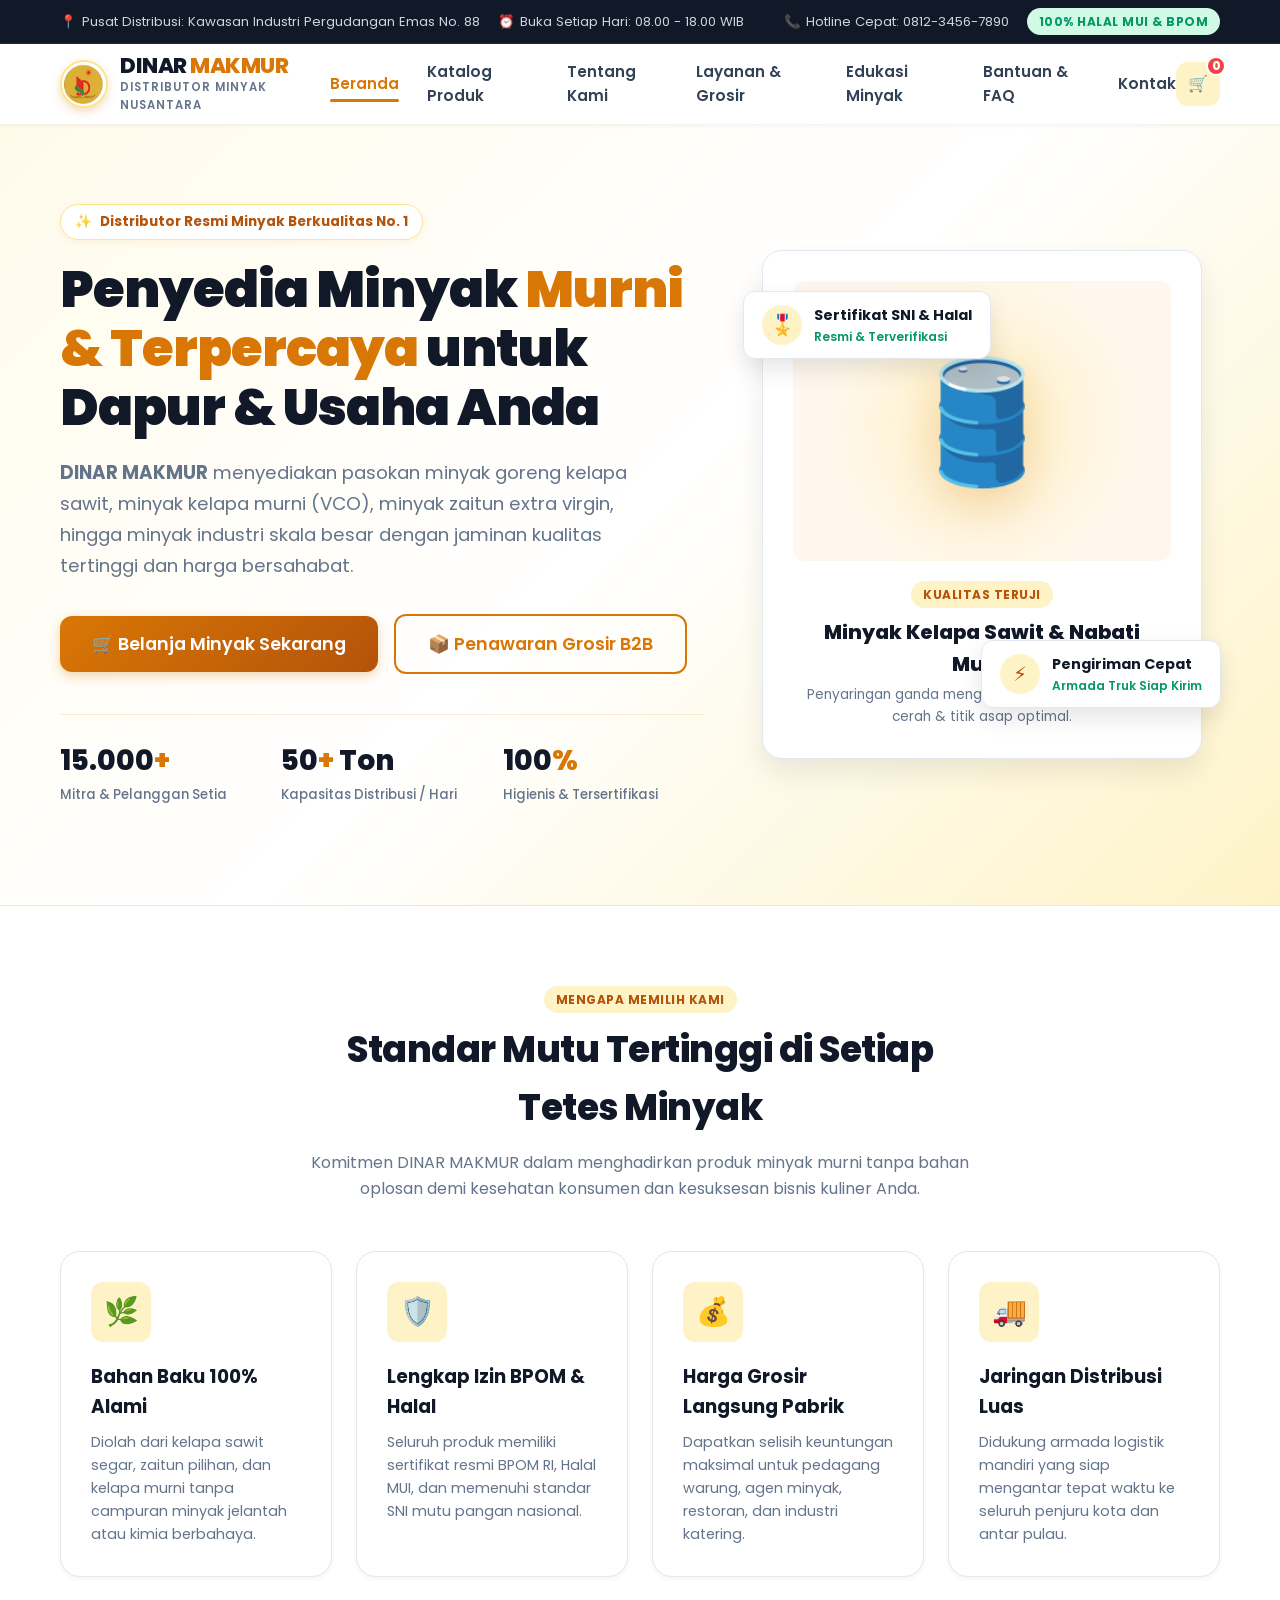
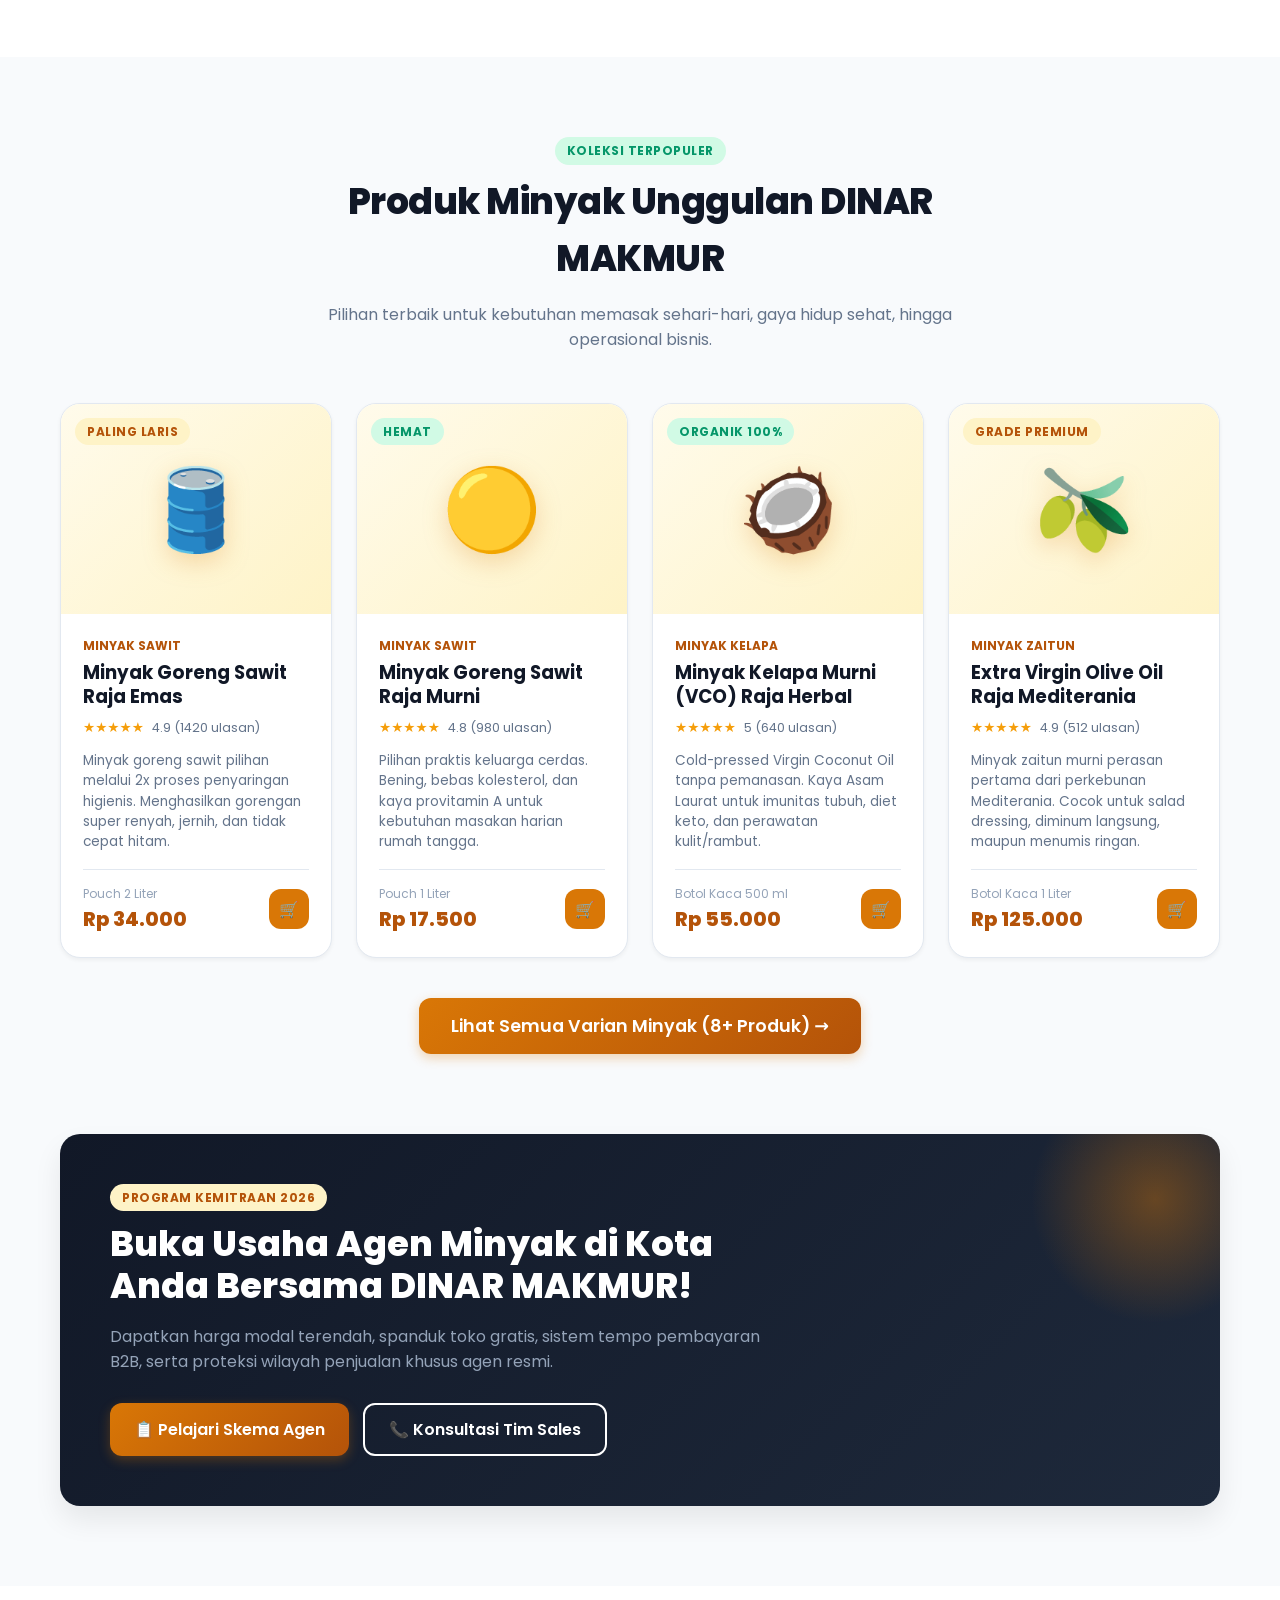
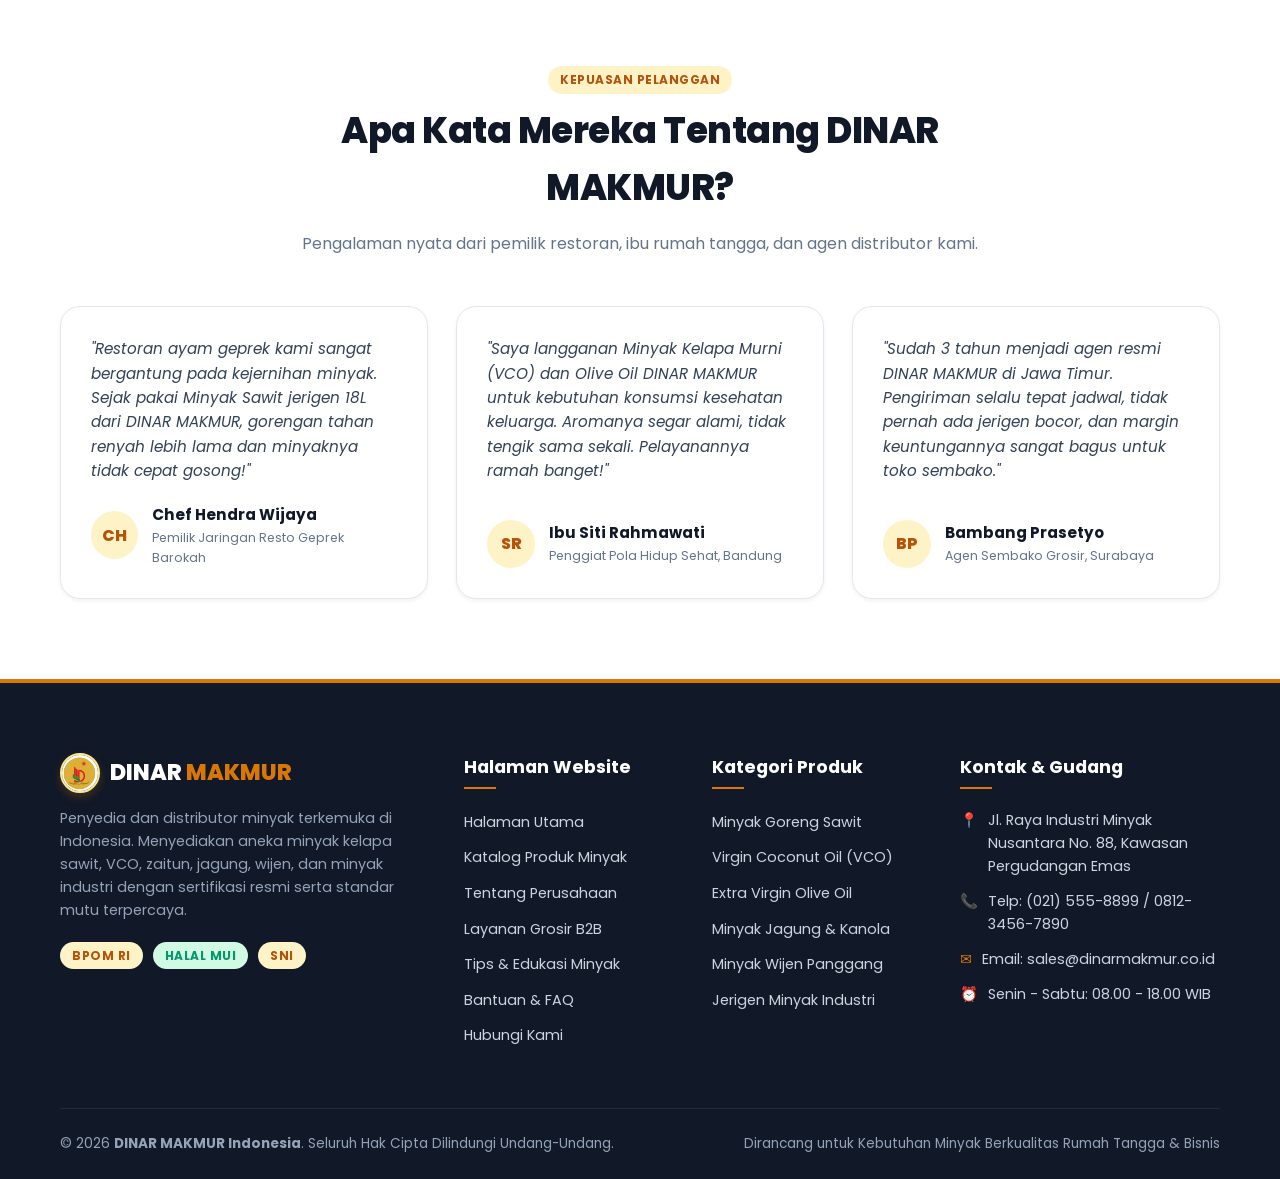
<file: index.html>
<!DOCTYPE html>
<html lang="id">
<head>
  <meta charset="UTF-8">
  <meta name="viewport" content="width=device-width, initial-scale=1.0">
  <meta name="description" content="DINAR MAKMUR - Pusat Penjualan dan Distributor Minyak Goreng, Minyak Nabati, Zaitun, Kelapa & Industri Berkualitas Harga Pabrik.">
  <title>DINAR MAKMUR - Solusi Kebutuhan Minyak Berkualitas Rumah Tangga & Industri</title>
  <link rel="preconnect" href="https://fonts.googleapis.com">
  <link rel="preconnect" href="https://fonts.gstatic.com" crossorigin>
  <link href="https://fonts.googleapis.com/css2?family=Poppins:wght@400;500;600;700;800;900&display=swap" rel="stylesheet">
  <link rel="stylesheet" href="raja-style.css">
</head>
<body class="raja-body">

  <!-- TOPBAR INFORMASI RAJA -->
  <div class="raja-topbar">
    <div class="raja-container raja-topbar-content">
      <div class="raja-topbar-left">
        <div class="raja-topbar-item">
          <span class="raja-icon-amber">📍</span>
          <span>Pusat Distribusi: Kawasan Industri Pergudangan Emas No. 88</span>
        </div>
        <div class="raja-topbar-item">
          <span class="raja-icon-amber">⏰</span>
          <span>Buka Setiap Hari: 08.00 - 18.00 WIB</span>
        </div>
      </div>
      <div class="raja-topbar-right">
        <div class="raja-topbar-item">
          <span class="raja-icon-amber">📞</span>
          <span>Hotline Cepat: 0812-3456-7890</span>
        </div>
        <div class="raja-topbar-item">
          <span class="raja-badge raja-badge-green">100% Halal MUI & BPOM</span>
        </div>
      </div>
    </div>
  </div>

  <!-- NAVBAR UTAMA RAJA -->
  <header class="raja-header">
    <div class="raja-container raja-navbar">
      <a href="index.html" class="raja-brand">
        <img src="logo-dinar-makmur.png" alt="Logo DINAR MAKMUR" class="raja-brand-logo-img">
        <div class="raja-brand-text">
          <div class="raja-brand-title">DINAR <span class="raja-text-gold">MAKMUR</span></div>
          <div class="raja-brand-tagline">Distributor Minyak Nusantara</div>
        </div>
      </a>

      <!-- MENU NAVIGASI (DESKTOP & MOBILE DRAWER) -->
      <nav class="raja-nav-menu" id="raja-nav-menu">
        <a href="index.html" class="raja-nav-link raja-active">Beranda</a>
        <a href="produk.html" class="raja-nav-link">Katalog Produk</a>
        <a href="tentang.html" class="raja-nav-link">Tentang Kami</a>
        <a href="layanan.html" class="raja-nav-link">Layanan & Grosir</a>
        <a href="artikel.html" class="raja-nav-link">Edukasi Minyak</a>
        <a href="faq.html" class="raja-nav-link">Bantuan & FAQ</a>
        <a href="kontak.html" class="raja-nav-link">Kontak</a>
      </nav>

      <!-- AKSI HEADER (KERANJANG & MOBILE TOGGLE) -->
      <div class="raja-header-actions">
        <div class="raja-cart-trigger" id="raja-cart-trigger" title="Buka Keranjang Belanja">
          🛒
          <span class="raja-cart-badge-count" id="raja-header-cart-count">0</span>
        </div>
        <a href="https://api.whatsapp.com/send?phone=6281234567890&text=Halo%20DINAR%20MAKMUR%2C%20saya%20ingin%20tanya%20harga%20grosir" target="_blank" class="raja-btn raja-btn-primary raja-btn-sm" style="display: none; @media(min-width: 640px){display: inline-flex;}">
          💬 Chat WA
        </a>
        <button class="raja-mobile-toggle" id="raja-menu-toggle" aria-label="Buka Menu Navigasi">
          ☰
        </button>
      </div>
    </div>
  </header>

  <!-- HERO SECTION RAJA -->
  <section class="raja-hero">
    <div class="raja-container">
      <div class="raja-hero-grid">
        <div class="raja-hero-text-box">
          <div class="raja-hero-pill">
            <span>✨</span> Distributor Resmi Minyak Berkualitas No. 1
          </div>
          <h1 class="raja-hero-title">
            Penyedia Minyak <span class="raja-highlight">Murni & Terpercaya</span> untuk Dapur & Usaha Anda
          </h1>
          <p class="raja-hero-subtitle">
            <strong>DINAR MAKMUR</strong> menyediakan pasokan minyak goreng kelapa sawit, minyak kelapa murni (VCO), minyak zaitun extra virgin, hingga minyak industri skala besar dengan jaminan kualitas tertinggi dan harga bersahabat.
          </p>
          <div class="raja-hero-cta-group">
            <a href="produk.html" class="raja-btn raja-btn-primary raja-btn-lg">
              🛒 Belanja Minyak Sekarang
            </a>
            <a href="layanan.html" class="raja-btn raja-btn-outline raja-btn-lg">
              📦 Penawaran Grosir B2B
            </a>
          </div>

          <!-- STATISTIK RAJA -->
          <div class="raja-hero-stats">
            <div class="raja-stat-box">
              <h4>15.000<span class="raja-stat-plus">+</span></h4>
              <p>Mitra & Pelanggan Setia</p>
            </div>
            <div class="raja-stat-box">
              <h4>50<span class="raja-stat-plus">+</span> Ton</h4>
              <p>Kapasitas Distribusi / Hari</p>
            </div>
            <div class="raja-stat-box">
              <h4>100<span class="raja-stat-plus">%</span></h4>
              <p>Higienis & Tersertifikasi</p>
            </div>
          </div>
        </div>

        <!-- VISUAL HERO RAJA -->
        <div class="raja-hero-visual">
          <div class="raja-hero-card-main">
            <div class="raja-hero-oil-illustration">
              <div class="raja-oil-drop-art">🛢️</div>
            </div>
            <div style="text-align: center;">
              <span class="raja-badge raja-badge-gold" style="margin-bottom: 8px;">Kualitas Teruji</span>
              <h3 style="font-size: 1.25rem; font-weight: 800; color: var(--raja-dark);">Minyak Kelapa Sawit & Nabati Murni</h3>
              <p style="font-size: 0.85rem; color: var(--raja-text-muted); margin-top: 4px;">Penyaringan ganda menghasilkan warna keemasan cerah & titik asap optimal.</p>
            </div>

            <!-- TAG MENGAPUNG KIRI & KANAN -->
            <div class="raja-floating-tag raja-tag-left">
              <div class="raja-tag-icon">🎖️</div>
              <div class="raja-tag-info">
                <h5>Sertifikat SNI & Halal</h5>
                <p>Resmi & Terverifikasi</p>
              </div>
            </div>

            <div class="raja-floating-tag raja-tag-right">
              <div class="raja-tag-icon">⚡</div>
              <div class="raja-tag-info">
                <h5>Pengiriman Cepat</h5>
                <p>Armada Truk Siap Kirim</p>
              </div>
            </div>
          </div>
        </div>
      </div>
    </div>
  </section>

  <!-- KEUNGGULAN UTAMA RAJA -->
  <section class="raja-section raja-section-alt">
    <div class="raja-container">
      <div class="raja-section-header">
        <span class="raja-badge raja-badge-gold">Mengapa Memilih Kami</span>
        <h2 class="raja-section-title">Standar Mutu Tertinggi di Setiap Tetes Minyak</h2>
        <p class="raja-section-desc">Komitmen DINAR MAKMUR dalam menghadirkan produk minyak murni tanpa bahan oplosan demi kesehatan konsumen dan kesuksesan bisnis kuliner Anda.</p>
      </div>

      <div class="raja-grid-4">
        <div class="raja-feature-card">
          <div class="raja-feature-icon">🌿</div>
          <h3 class="raja-feature-title">Bahan Baku 100% Alami</h3>
          <p class="raja-feature-desc">Diolah dari kelapa sawit segar, zaitun pilihan, dan kelapa murni tanpa campuran minyak jelantah atau kimia berbahaya.</p>
        </div>
        <div class="raja-feature-card">
          <div class="raja-feature-icon">🛡️</div>
          <h3 class="raja-feature-title">Lengkap Izin BPOM & Halal</h3>
          <p class="raja-feature-desc">Seluruh produk memiliki sertifikat resmi BPOM RI, Halal MUI, dan memenuhi standar SNI mutu pangan nasional.</p>
        </div>
        <div class="raja-feature-card">
          <div class="raja-feature-icon">💰</div>
          <h3 class="raja-feature-title">Harga Grosir Langsung Pabrik</h3>
          <p class="raja-feature-desc">Dapatkan selisih keuntungan maksimal untuk pedagang warung, agen minyak, restoran, dan industri katering.</p>
        </div>
        <div class="raja-feature-card">
          <div class="raja-feature-icon">🚚</div>
          <h3 class="raja-feature-title">Jaringan Distribusi Luas</h3>
          <p class="raja-feature-desc">Didukung armada logistik mandiri yang siap mengantar tepat waktu ke seluruh penjuru kota dan antar pulau.</p>
        </div>
      </div>
    </div>
  </section>

  <!-- KATALOG PILIHAN POPULER RAJA -->
  <section class="raja-section">
    <div class="raja-container">
      <div class="raja-section-header">
        <span class="raja-badge raja-badge-green">Koleksi Terpopuler</span>
        <h2 class="raja-section-title">Produk Minyak Unggulan DINAR MAKMUR</h2>
        <p class="raja-section-desc">Pilihan terbaik untuk kebutuhan memasak sehari-hari, gaya hidup sehat, hingga operasional bisnis.</p>
      </div>

      <!-- GRID PRODUK UNGGULAN (DI-RENDER VIA JS) -->
      <div class="raja-grid-4" id="raja-featured-products-grid">
        <!-- Produk akan dimuat secara otomatis oleh JavaScript -->
      </div>

      <div style="text-align: center; margin-top: 40px;">
        <a href="produk.html" class="raja-btn raja-btn-primary raja-btn-lg">
          Lihat Semua Varian Minyak (8+ Produk) →
        </a>
      </div>
    </div>
  </section>

  <!-- BANNER PROMO SPESIAL RAJA -->
  <section class="raja-section" style="padding-top: 0;">
    <div class="raja-container">
      <div class="raja-promo-banner">
        <div class="raja-promo-content">
          <span class="raja-badge raja-badge-gold">Program Kemitraan 2026</span>
          <h2 class="raja-promo-title">Buka Usaha Agen Minyak di Kota Anda Bersama DINAR MAKMUR!</h2>
          <p class="raja-promo-desc">
            Dapatkan harga modal terendah, spanduk toko gratis, sistem tempo pembayaran B2B, serta proteksi wilayah penjualan khusus agen resmi.
          </p>
          <div style="display: flex; gap: 14px; flex-wrap: wrap;">
            <a href="layanan.html" class="raja-btn raja-btn-primary">
              📋 Pelajari Skema Agen
            </a>
            <a href="kontak.html" class="raja-btn raja-btn-outline" style="color: #ffffff; border-color: #ffffff;">
              📞 Konsultasi Tim Sales
            </a>
          </div>
        </div>
      </div>
    </div>
  </section>

  <!-- TESTIMONI PELANGGAN RAJA -->
  <section class="raja-section raja-section-alt">
    <div class="raja-container">
      <div class="raja-section-header">
        <span class="raja-badge raja-badge-gold">Kepuasan Pelanggan</span>
        <h2 class="raja-section-title">Apa Kata Mereka Tentang DINAR MAKMUR?</h2>
        <p class="raja-section-desc">Pengalaman nyata dari pemilik restoran, ibu rumah tangga, dan agen distributor kami.</p>
      </div>

      <div class="raja-grid-3">
        <div class="raja-testimonial-card">
          <p class="raja-testi-quote">
            "Restoran ayam geprek kami sangat bergantung pada kejernihan minyak. Sejak pakai Minyak Sawit jerigen 18L dari DINAR MAKMUR, gorengan tahan renyah lebih lama dan minyaknya tidak cepat gosong!"
          </p>
          <div class="raja-testi-user">
            <div class="raja-testi-avatar">CH</div>
            <div class="raja-testi-meta">
              <h5>Chef Hendra Wijaya</h5>
              <p>Pemilik Jaringan Resto Geprek Barokah</p>
            </div>
          </div>
        </div>

        <div class="raja-testimonial-card">
          <p class="raja-testi-quote">
            "Saya langganan Minyak Kelapa Murni (VCO) dan Olive Oil DINAR MAKMUR untuk kebutuhan konsumsi kesehatan keluarga. Aromanya segar alami, tidak tengik sama sekali. Pelayanannya ramah banget!"
          </p>
          <div class="raja-testi-user">
            <div class="raja-testi-avatar">SR</div>
            <div class="raja-testi-meta">
              <h5>Ibu Siti Rahmawati</h5>
              <p>Penggiat Pola Hidup Sehat, Bandung</p>
            </div>
          </div>
        </div>

        <div class="raja-testimonial-card">
          <p class="raja-testi-quote">
            "Sudah 3 tahun menjadi agen resmi DINAR MAKMUR di Jawa Timur. Pengiriman selalu tepat jadwal, tidak pernah ada jerigen bocor, dan margin keuntungannya sangat bagus untuk toko sembako."
          </p>
          <div class="raja-testi-user">
            <div class="raja-testi-avatar">BP</div>
            <div class="raja-testi-meta">
              <h5>Bambang Prasetyo</h5>
              <p>Agen Sembako Grosir, Surabaya</p>
            </div>
          </div>
        </div>
      </div>
    </div>
  </section>

  <!-- FOOTER RESMI DINAR MAKMUR -->
  <footer class="raja-footer">
    <div class="raja-container">
      <div class="raja-footer-grid">
        <div class="raja-footer-col">
          <div style="display: flex; align-items: center; gap: 10px; margin-bottom: 14px;">
            <img src="logo-dinar-makmur.png" alt="Logo DINAR MAKMUR" class="raja-brand-logo-img" style="width: 40px; height: 40px;">
            <div class="raja-footer-brand-title" style="margin-bottom: 0;">DINAR <span style="color: var(--raja-primary);">MAKMUR</span></div>
          </div>
          <p class="raja-footer-brand-desc">
            Penyedia dan distributor minyak terkemuka di Indonesia. Menyediakan aneka minyak kelapa sawit, VCO, zaitun, jagung, wijen, dan minyak industri dengan sertifikasi resmi serta standar mutu terpercaya.
          </p>
          <div style="display: flex; gap: 10px; margin-top: 15px;">
            <span class="raja-badge raja-badge-gold">BPOM RI</span>
            <span class="raja-badge raja-badge-green">Halal MUI</span>
            <span class="raja-badge raja-badge-gold">SNI</span>
          </div>
        </div>

        <div class="raja-footer-col">
          <h4 class="raja-footer-heading">Halaman Website</h4>
          <ul class="raja-footer-links-list">
            <li><a href="index.html">Halaman Utama</a></li>
            <li><a href="produk.html">Katalog Produk Minyak</a></li>
            <li><a href="tentang.html">Tentang Perusahaan</a></li>
            <li><a href="layanan.html">Layanan Grosir B2B</a></li>
            <li><a href="artikel.html">Tips & Edukasi Minyak</a></li>
            <li><a href="faq.html">Bantuan & FAQ</a></li>
            <li><a href="kontak.html">Hubungi Kami</a></li>
          </ul>
        </div>

        <div class="raja-footer-col">
          <h4 class="raja-footer-heading">Kategori Produk</h4>
          <ul class="raja-footer-links-list">
            <li><a href="produk.html">Minyak Goreng Sawit</a></li>
            <li><a href="produk.html">Virgin Coconut Oil (VCO)</a></li>
            <li><a href="produk.html">Extra Virgin Olive Oil</a></li>
            <li><a href="produk.html">Minyak Jagung & Kanola</a></li>
            <li><a href="produk.html">Minyak Wijen Panggang</a></li>
            <li><a href="layanan.html">Jerigen Minyak Industri</a></li>
          </ul>
        </div>

        <div class="raja-footer-col">
          <h4 class="raja-footer-heading">Kontak & Gudang</h4>
          <div class="raja-footer-contact-item">
            <span class="raja-icon">📍</span>
            <span>Jl. Raya Industri Minyak Nusantara No. 88, Kawasan Pergudangan Emas</span>
          </div>
          <div class="raja-footer-contact-item">
            <span class="raja-icon">📞</span>
            <span>Telp: (021) 555-8899 / 0812-3456-7890</span>
          </div>
          <div class="raja-footer-contact-item">
            <span class="raja-icon">✉️</span>
            <span>Email: sales@dinarmakmur.co.id</span>
          </div>
          <div class="raja-footer-contact-item">
            <span class="raja-icon">⏰</span>
            <span>Senin - Sabtu: 08.00 - 18.00 WIB</span>
          </div>
        </div>
      </div>

      <div class="raja-footer-bottom">
        <div>
          &copy; 2026 <strong>DINAR MAKMUR Indonesia</strong>. Seluruh Hak Cipta Dilindungi Undang-Undang.
        </div>
        <div>
          Dirancang untuk Kebutuhan Minyak Berkualitas Rumah Tangga & Bisnis
        </div>
      </div>
    </div>
  </footer>

  <!-- MODAL DRAWER KERANJANG RAJA -->
  <div class="raja-cart-modal" id="raja-cart-modal">
    <div class="raja-cart-overlay" id="raja-cart-overlay"></div>
    <div class="raja-cart-drawer">
      <div class="raja-cart-header">
        <div class="raja-cart-title">
          <span>🛒</span> Keranjang Belanja
        </div>
        <button class="raja-cart-close" id="raja-cart-close-btn">&times;</button>
      </div>

      <div class="raja-cart-items-list" id="raja-cart-items-list">
        <!-- Di-render oleh JS -->
      </div>

      <div class="raja-cart-footer">
        <div class="raja-cart-summary-row">
          <span class="raja-cart-total-label">Total Pesanan:</span>
          <span class="raja-cart-total-value" id="raja-cart-total-amount">Rp 0</span>
        </div>
        <button class="raja-btn raja-btn-primary raja-btn-block" id="raja-checkout-btn">
          💬 Pesan via WhatsApp Resmi
        </button>
      </div>
    </div>
  </div>

  <!-- TOAST NOTIFIKASI RAJA -->
  <div class="raja-toast" id="raja-toast"></div>

  <!-- SCRIPT RAJA -->
  <script src="raja-script.js"></script>
</body>
</html>
</file>
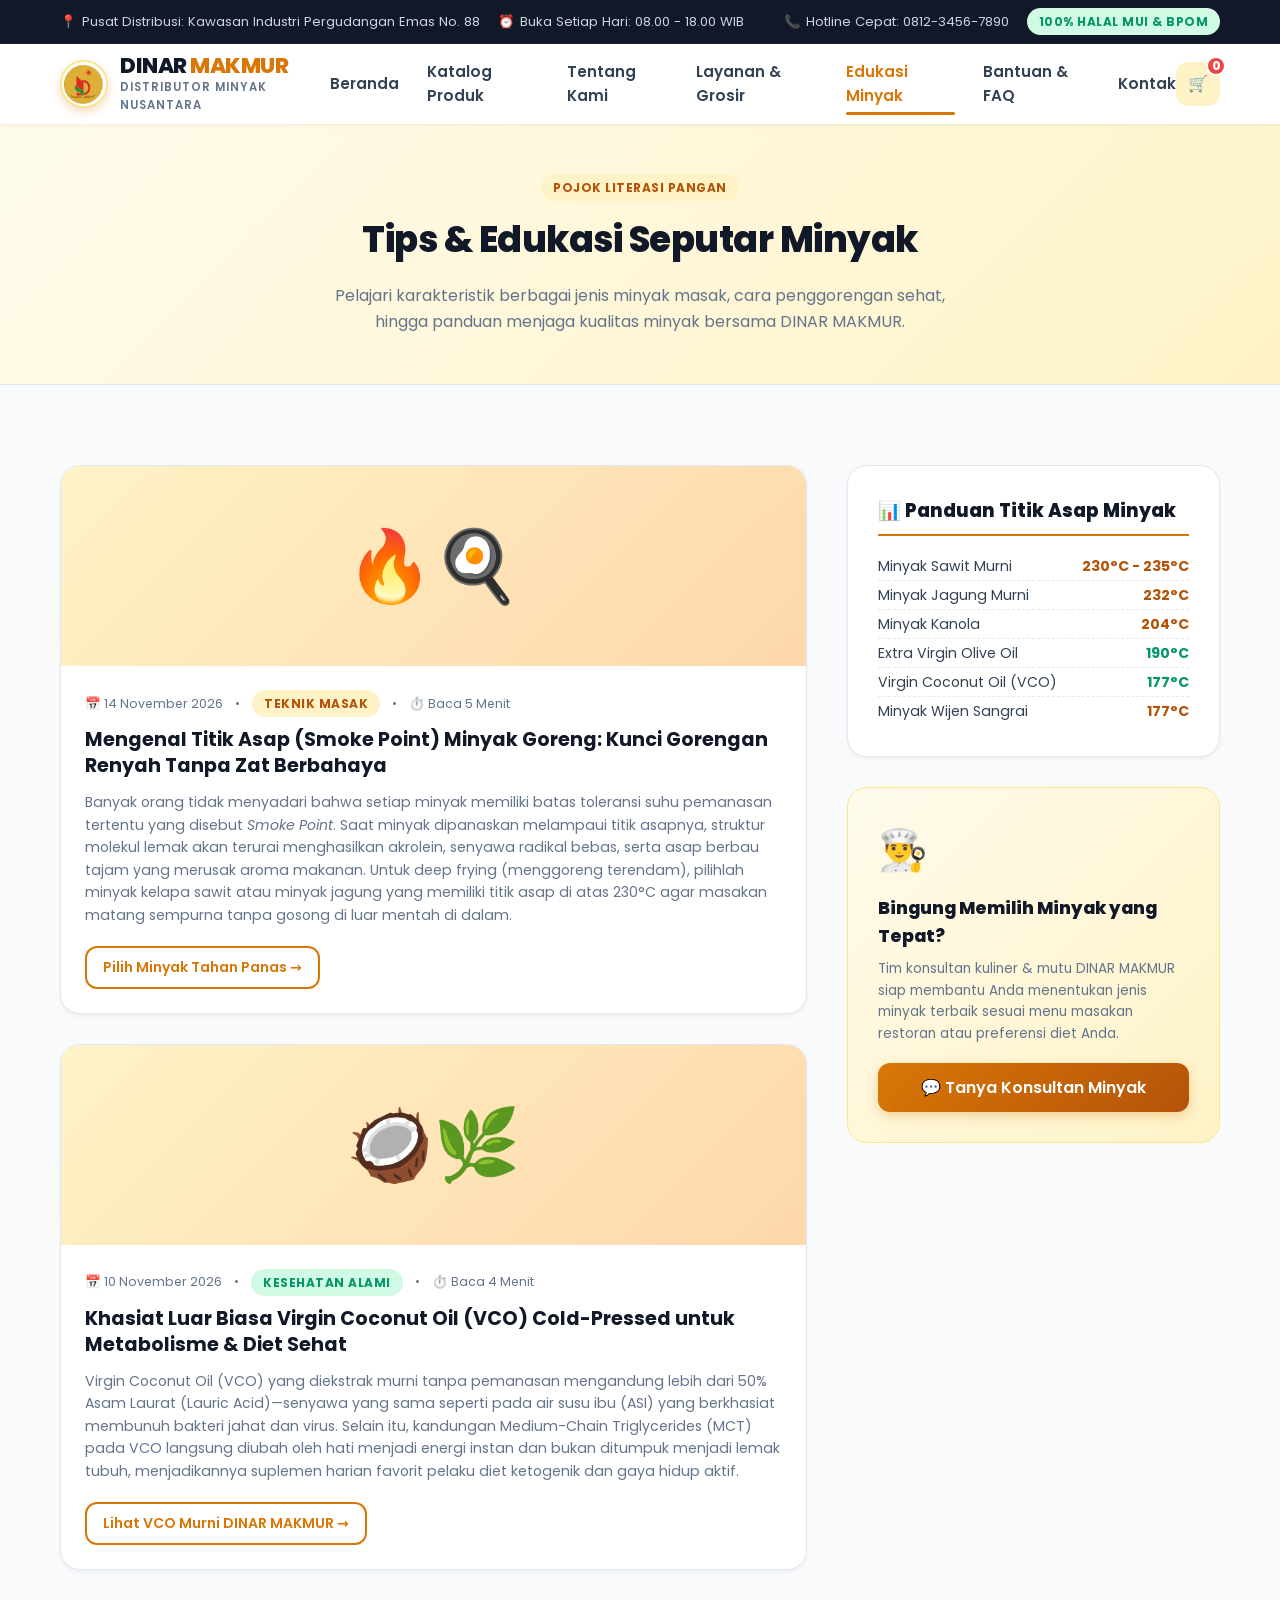
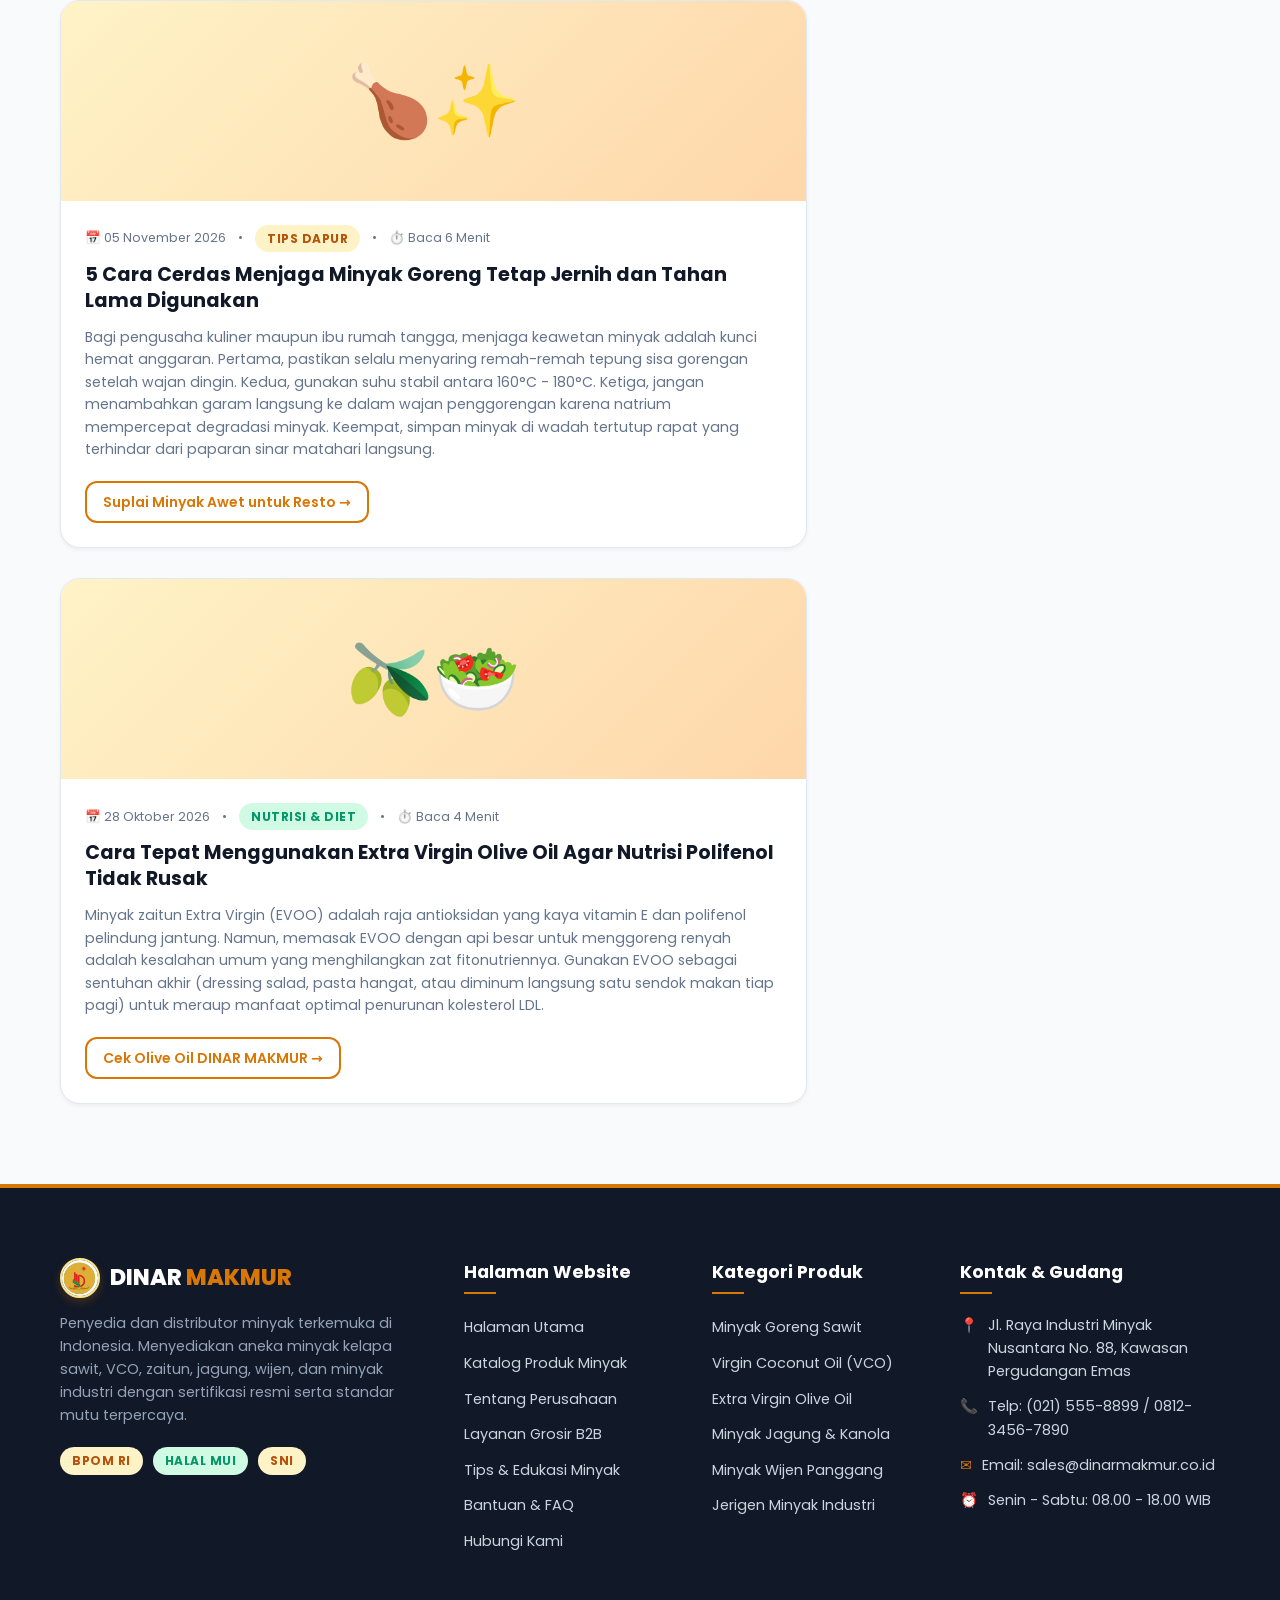
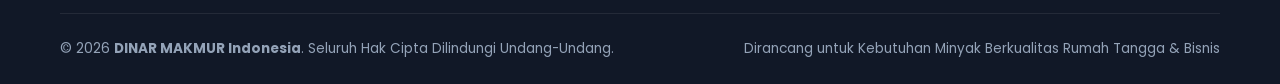
<file: artikel.html>
<!DOCTYPE html>
<html lang="id">
<head>
  <meta charset="UTF-8">
  <meta name="viewport" content="width=device-width, initial-scale=1.0">
  <meta name="description" content="Edukasi Minyak Sehat DINAR MAKMUR: Panduan Memilih Minyak, Titik Asap (Smoke Point), Tips Menggoreng Renyah, dan Manfaat Minyak Kelapa & Zaitun.">
  <title>Edukasi & Tips Minyak - DINAR MAKMUR Indonesia</title>
  <link rel="preconnect" href="https://fonts.googleapis.com">
  <link rel="preconnect" href="https://fonts.gstatic.com" crossorigin>
  <link href="https://fonts.googleapis.com/css2?family=Poppins:wght@400;500;600;700;800;900&display=swap" rel="stylesheet">
  <link rel="stylesheet" href="raja-style.css">
</head>
<body class="raja-body">

  <!-- TOPBAR INFORMASI RAJA -->
  <div class="raja-topbar">
    <div class="raja-container raja-topbar-content">
      <div class="raja-topbar-left">
        <div class="raja-topbar-item">
          <span class="raja-icon-amber">📍</span>
          <span>Pusat Distribusi: Kawasan Industri Pergudangan Emas No. 88</span>
        </div>
        <div class="raja-topbar-item">
          <span class="raja-icon-amber">⏰</span>
          <span>Buka Setiap Hari: 08.00 - 18.00 WIB</span>
        </div>
      </div>
      <div class="raja-topbar-right">
        <div class="raja-topbar-item">
          <span class="raja-icon-amber">📞</span>
          <span>Hotline Cepat: 0812-3456-7890</span>
        </div>
        <div class="raja-topbar-item">
          <span class="raja-badge raja-badge-green">100% Halal MUI & BPOM</span>
        </div>
      </div>
    </div>
  </div>

  <!-- NAVBAR UTAMA RAJA -->
  <header class="raja-header">
    <div class="raja-container raja-navbar">
      <a href="index.html" class="raja-brand">
        <img src="logo-dinar-makmur.png" alt="Logo DINAR MAKMUR" class="raja-brand-logo-img">
        <div class="raja-brand-text">
          <div class="raja-brand-title">DINAR <span class="raja-text-gold">MAKMUR</span></div>
          <div class="raja-brand-tagline">Distributor Minyak Nusantara</div>
        </div>
      </a>

      <!-- MENU NAVIGASI -->
      <nav class="raja-nav-menu" id="raja-nav-menu">
        <a href="index.html" class="raja-nav-link">Beranda</a>
        <a href="produk.html" class="raja-nav-link">Katalog Produk</a>
        <a href="tentang.html" class="raja-nav-link">Tentang Kami</a>
        <a href="layanan.html" class="raja-nav-link">Layanan & Grosir</a>
        <a href="artikel.html" class="raja-nav-link raja-active">Edukasi Minyak</a>
        <a href="faq.html" class="raja-nav-link">Bantuan & FAQ</a>
        <a href="kontak.html" class="raja-nav-link">Kontak</a>
      </nav>

      <!-- AKSI HEADER -->
      <div class="raja-header-actions">
        <div class="raja-cart-trigger" id="raja-cart-trigger" title="Buka Keranjang Belanja">
          🛒
          <span class="raja-cart-badge-count">0</span>
        </div>
        <button class="raja-mobile-toggle" id="raja-menu-toggle" aria-label="Buka Menu Navigasi">
          ☰
        </button>
      </div>
    </div>
  </header>

  <!-- BANNER ARTIKEL RAJA -->
  <section class="raja-section" style="background: linear-gradient(135deg, #fffbeb 0%, #fef3c7 100%); padding: 50px 0; border-bottom: 1px solid var(--raja-gray-border);">
    <div class="raja-container" style="text-align: center;">
      <span class="raja-badge raja-badge-gold">Pojok Literasi Pangan</span>
      <h1 class="raja-section-title" style="margin-top: 10px;">Tips & Edukasi Seputar Minyak</h1>
      <p class="raja-section-desc" style="max-width: 650px; margin: 0 auto;">
        Pelajari karakteristik berbagai jenis minyak masak, cara penggorengan sehat, hingga panduan menjaga kualitas minyak bersama DINAR MAKMUR.
      </p>
    </div>
  </section>

  <!-- KONTEN ARTIKEL UTAMA RAJA -->
  <section class="raja-section">
    <div class="raja-container">
      <div style="display: grid; grid-template-columns: 2fr 1fr; gap: 40px; align-items: start;">

        <!-- DAFTAR ARTIKEL -->
        <div style="display: flex; flex-direction: column; gap: 30px;">

          <!-- ARTIKEL 1 -->
          <article class="raja-article-card">
            <div class="raja-article-img-box">🔥🍳</div>
            <div class="raja-article-content">
              <div class="raja-article-meta">
                <span>📅 14 November 2026</span>
                <span>•</span>
                <span class="raja-badge raja-badge-gold">Teknik Masak</span>
                <span>•</span>
                <span>⏱️ Baca 5 Menit</span>
              </div>
              <h2 class="raja-article-title">
                Mengenal Titik Asap (Smoke Point) Minyak Goreng: Kunci Gorengan Renyah Tanpa Zat Berbahaya
              </h2>
              <p class="raja-article-snippet">
                Banyak orang tidak menyadari bahwa setiap minyak memiliki batas toleransi suhu pemanasan tertentu yang disebut <em>Smoke Point</em>. Saat minyak dipanaskan melampaui titik asapnya, struktur molekul lemak akan terurai menghasilkan akrolein, senyawa radikal bebas, serta asap berbau tajam yang merusak aroma makanan. Untuk deep frying (menggoreng terendam), pilihlah minyak kelapa sawit atau minyak jagung yang memiliki titik asap di atas 230°C agar masakan matang sempurna tanpa gosong di luar mentah di dalam.
              </p>
              <div>
                <a href="produk.html" class="raja-btn raja-btn-outline raja-btn-sm">
                  Pilih Minyak Tahan Panas →
                </a>
              </div>
            </div>
          </article>

          <!-- ARTIKEL 2 -->
          <article class="raja-article-card">
            <div class="raja-article-img-box">🥥🌿</div>
            <div class="raja-article-content">
              <div class="raja-article-meta">
                <span>📅 10 November 2026</span>
                <span>•</span>
                <span class="raja-badge raja-badge-green">Kesehatan Alami</span>
                <span>•</span>
                <span>⏱️ Baca 4 Menit</span>
              </div>
              <h2 class="raja-article-title">
                Khasiat Luar Biasa Virgin Coconut Oil (VCO) Cold-Pressed untuk Metabolisme & Diet Sehat
              </h2>
              <p class="raja-article-snippet">
                Virgin Coconut Oil (VCO) yang diekstrak murni tanpa pemanasan mengandung lebih dari 50% Asam Laurat (Lauric Acid)—senyawa yang sama seperti pada air susu ibu (ASI) yang berkhasiat membunuh bakteri jahat dan virus. Selain itu, kandungan Medium-Chain Triglycerides (MCT) pada VCO langsung diubah oleh hati menjadi energi instan dan bukan ditumpuk menjadi lemak tubuh, menjadikannya suplemen harian favorit pelaku diet ketogenik dan gaya hidup aktif.
              </p>
              <div>
                <a href="produk.html" class="raja-btn raja-btn-outline raja-btn-sm">
                  Lihat VCO Murni DINAR MAKMUR →
                </a>
              </div>
            </div>
          </article>

          <!-- ARTIKEL 3 -->
          <article class="raja-article-card">
            <div class="raja-article-img-box">🍗✨</div>
            <div class="raja-article-content">
              <div class="raja-article-meta">
                <span>📅 05 November 2026</span>
                <span>•</span>
                <span class="raja-badge raja-badge-gold">Tips Dapur</span>
                <span>•</span>
                <span>⏱️ Baca 6 Menit</span>
              </div>
              <h2 class="raja-article-title">
                5 Cara Cerdas Menjaga Minyak Goreng Tetap Jernih dan Tahan Lama Digunakan
              </h2>
              <p class="raja-article-snippet">
                Bagi pengusaha kuliner maupun ibu rumah tangga, menjaga keawetan minyak adalah kunci hemat anggaran. Pertama, pastikan selalu menyaring remah-remah tepung sisa gorengan setelah wajan dingin. Kedua, gunakan suhu stabil antara 160°C - 180°C. Ketiga, jangan menambahkan garam langsung ke dalam wajan penggorengan karena natrium mempercepat degradasi minyak. Keempat, simpan minyak di wadah tertutup rapat yang terhindar dari paparan sinar matahari langsung.
              </p>
              <div>
                <a href="layanan.html" class="raja-btn raja-btn-outline raja-btn-sm">
                  Suplai Minyak Awet untuk Resto →
                </a>
              </div>
            </div>
          </article>

          <!-- ARTIKEL 4 -->
          <article class="raja-article-card">
            <div class="raja-article-img-box">🫒🥗</div>
            <div class="raja-article-content">
              <div class="raja-article-meta">
                <span>📅 28 Oktober 2026</span>
                <span>•</span>
                <span class="raja-badge raja-badge-green">Nutrisi & Diet</span>
                <span>•</span>
                <span>⏱️ Baca 4 Menit</span>
              </div>
              <h2 class="raja-article-title">
                Cara Tepat Menggunakan Extra Virgin Olive Oil Agar Nutrisi Polifenol Tidak Rusak
              </h2>
              <p class="raja-article-snippet">
                Minyak zaitun Extra Virgin (EVOO) adalah raja antioksidan yang kaya vitamin E dan polifenol pelindung jantung. Namun, memasak EVOO dengan api besar untuk menggoreng renyah adalah kesalahan umum yang menghilangkan zat fitonutriennya. Gunakan EVOO sebagai sentuhan akhir (dressing salad, pasta hangat, atau diminum langsung satu sendok makan tiap pagi) untuk meraup manfaat optimal penurunan kolesterol LDL.
              </p>
              <div>
                <a href="produk.html" class="raja-btn raja-btn-outline raja-btn-sm">
                  Cek Olive Oil DINAR MAKMUR →
                </a>
              </div>
            </div>
          </article>

        </div>

        <!-- SIDEBAR EDUKASI & TABEL TITIK ASAP -->
        <div>
          <!-- KOTAK PANDUAN TITIK ASAP -->
          <div style="background-color: #ffffff; padding: 30px; border-radius: var(--raja-radius-lg); border: 1px solid var(--raja-gray-border); box-shadow: var(--raja-shadow-sm); margin-bottom: 30px;">
            <h3 style="font-size: 1.15rem; font-weight: 800; color: var(--raja-dark); margin-bottom: 16px; border-bottom: 2px solid var(--raja-primary); padding-bottom: 8px;">
              📊 Panduan Titik Asap Minyak
            </h3>
            <ul style="font-size: 0.88rem; line-height: 2;">
              <li style="display: flex; justify-content: space-between; border-bottom: 1px dashed var(--raja-gray-border);">
                <span>Minyak Sawit Murni</span>
                <strong style="color: var(--raja-primary-hover);">230°C - 235°C</strong>
              </li>
              <li style="display: flex; justify-content: space-between; border-bottom: 1px dashed var(--raja-gray-border);">
                <span>Minyak Jagung Murni</span>
                <strong style="color: var(--raja-primary-hover);">232°C</strong>
              </li>
              <li style="display: flex; justify-content: space-between; border-bottom: 1px dashed var(--raja-gray-border);">
                <span>Minyak Kanola</span>
                <strong style="color: var(--raja-primary-hover);">204°C</strong>
              </li>
              <li style="display: flex; justify-content: space-between; border-bottom: 1px dashed var(--raja-gray-border);">
                <span>Extra Virgin Olive Oil</span>
                <strong style="color: var(--raja-secondary);">190°C</strong>
              </li>
              <li style="display: flex; justify-content: space-between; border-bottom: 1px dashed var(--raja-gray-border);">
                <span>Virgin Coconut Oil (VCO)</span>
                <strong style="color: var(--raja-secondary);">177°C</strong>
              </li>
              <li style="display: flex; justify-content: space-between;">
                <span>Minyak Wijen Sangrai</span>
                <strong style="color: var(--raja-primary-hover);">177°C</strong>
              </li>
            </ul>
          </div>

          <!-- KOTAK KONSULTASI AHLI -->
          <div style="background: linear-gradient(135deg, #fffbeb 0%, #fef3c7 100%); padding: 30px; border-radius: var(--raja-radius-lg); border: 1px solid #fde68a;">
            <div style="font-size: 40px; margin-bottom: 12px;">👨‍🍳</div>
            <h4 style="font-size: 1.1rem; font-weight: 800; color: var(--raja-dark); margin-bottom: 8px;">
              Bingung Memilih Minyak yang Tepat?
            </h4>
            <p style="font-size: 0.85rem; color: var(--raja-text-muted); line-height: 1.6; margin-bottom: 18px;">
              Tim konsultan kuliner & mutu DINAR MAKMUR siap membantu Anda menentukan jenis minyak terbaik sesuai menu masakan restoran atau preferensi diet Anda.
            </p>
            <a href="https://api.whatsapp.com/send?phone=6281234567890&text=Halo%20DINAR%20MAKMUR%2C%20saya%20ingin%20konsultasi%20jenis%20minyak%20yang%20cocok%20untuk%20usaha%20saya" target="_blank" class="raja-btn raja-btn-primary raja-btn-block">
              💬 Tanya Konsultan Minyak
            </a>
          </div>
        </div>

      </div>
    </div>
  </section>

  <!-- FOOTER RESMI DINAR MAKMUR -->
  <footer class="raja-footer">
    <div class="raja-container">
      <div class="raja-footer-grid">
        <div class="raja-footer-col">
          <div style="display: flex; align-items: center; gap: 10px; margin-bottom: 14px;">
            <img src="logo-dinar-makmur.png" alt="Logo DINAR MAKMUR" class="raja-brand-logo-img" style="width: 40px; height: 40px;">
            <div class="raja-footer-brand-title" style="margin-bottom: 0;">DINAR <span style="color: var(--raja-primary);">MAKMUR</span></div>
          </div>
          <p class="raja-footer-brand-desc">
            Penyedia dan distributor minyak terkemuka di Indonesia. Menyediakan aneka minyak kelapa sawit, VCO, zaitun, jagung, wijen, dan minyak industri dengan sertifikasi resmi serta standar mutu terpercaya.
          </p>
          <div style="display: flex; gap: 10px; margin-top: 15px;">
            <span class="raja-badge raja-badge-gold">BPOM RI</span>
            <span class="raja-badge raja-badge-green">Halal MUI</span>
            <span class="raja-badge raja-badge-gold">SNI</span>
          </div>
        </div>

        <div class="raja-footer-col">
          <h4 class="raja-footer-heading">Halaman Website</h4>
          <ul class="raja-footer-links-list">
            <li><a href="index.html">Halaman Utama</a></li>
            <li><a href="produk.html">Katalog Produk Minyak</a></li>
            <li><a href="tentang.html">Tentang Perusahaan</a></li>
            <li><a href="layanan.html">Layanan Grosir B2B</a></li>
            <li><a href="artikel.html">Tips & Edukasi Minyak</a></li>
            <li><a href="faq.html">Bantuan & FAQ</a></li>
            <li><a href="kontak.html">Hubungi Kami</a></li>
          </ul>
        </div>

        <div class="raja-footer-col">
          <h4 class="raja-footer-heading">Kategori Produk</h4>
          <ul class="raja-footer-links-list">
            <li><a href="produk.html">Minyak Goreng Sawit</a></li>
            <li><a href="produk.html">Virgin Coconut Oil (VCO)</a></li>
            <li><a href="produk.html">Extra Virgin Olive Oil</a></li>
            <li><a href="produk.html">Minyak Jagung & Kanola</a></li>
            <li><a href="produk.html">Minyak Wijen Panggang</a></li>
            <li><a href="layanan.html">Jerigen Minyak Industri</a></li>
          </ul>
        </div>

        <div class="raja-footer-col">
          <h4 class="raja-footer-heading">Kontak & Gudang</h4>
          <div class="raja-footer-contact-item">
            <span class="raja-icon">📍</span>
            <span>Jl. Raya Industri Minyak Nusantara No. 88, Kawasan Pergudangan Emas</span>
          </div>
          <div class="raja-footer-contact-item">
            <span class="raja-icon">📞</span>
            <span>Telp: (021) 555-8899 / 0812-3456-7890</span>
          </div>
          <div class="raja-footer-contact-item">
            <span class="raja-icon">✉️</span>
            <span>Email: sales@dinarmakmur.co.id</span>
          </div>
          <div class="raja-footer-contact-item">
            <span class="raja-icon">⏰</span>
            <span>Senin - Sabtu: 08.00 - 18.00 WIB</span>
          </div>
        </div>
      </div>

      <div class="raja-footer-bottom">
        <div>
          &copy; 2026 <strong>DINAR MAKMUR Indonesia</strong>. Seluruh Hak Cipta Dilindungi Undang-Undang.
        </div>
        <div>
          Dirancang untuk Kebutuhan Minyak Berkualitas Rumah Tangga & Bisnis
        </div>
      </div>
    </div>
  </footer>

  <!-- MODAL DRAWER KERANJANG RAJA -->
  <div class="raja-cart-modal" id="raja-cart-modal">
    <div class="raja-cart-overlay" id="raja-cart-overlay"></div>
    <div class="raja-cart-drawer">
      <div class="raja-cart-header">
        <div class="raja-cart-title">
          <span>🛒</span> Keranjang Belanja
        </div>
        <button class="raja-cart-close" id="raja-cart-close-btn">&times;</button>
      </div>

      <div class="raja-cart-items-list" id="raja-cart-items-list">
        <!-- Di-render oleh JS -->
      </div>

      <div class="raja-cart-footer">
        <div class="raja-cart-summary-row">
          <span class="raja-cart-total-label">Total Pesanan:</span>
          <span class="raja-cart-total-value" id="raja-cart-total-amount">Rp 0</span>
        </div>
        <button class="raja-btn raja-btn-primary raja-btn-block" id="raja-checkout-btn">
          💬 Pesan via WhatsApp Resmi
        </button>
      </div>
    </div>
  </div>

  <!-- TOAST NOTIFIKASI RAJA -->
  <div class="raja-toast" id="raja-toast"></div>

  <!-- SCRIPT RAJA -->
  <script src="raja-script.js"></script>
</body>
</html>
</file>
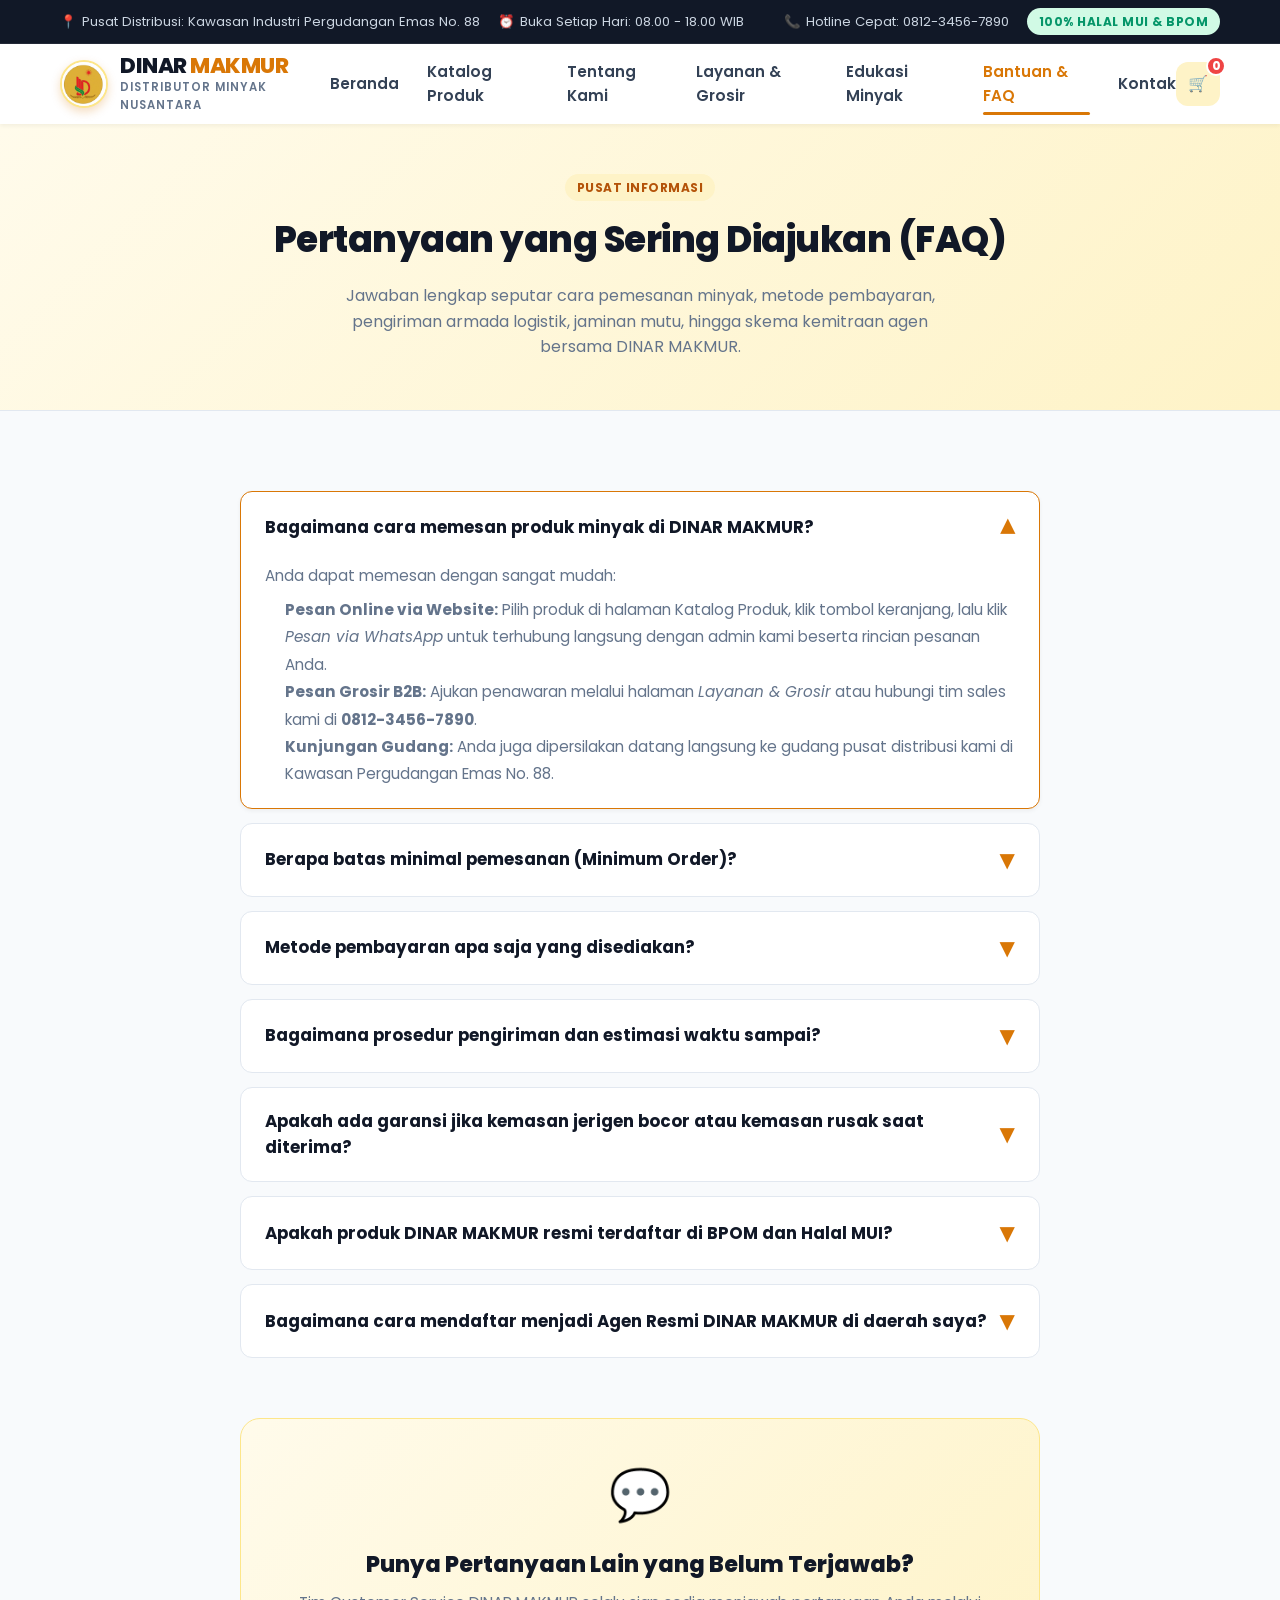
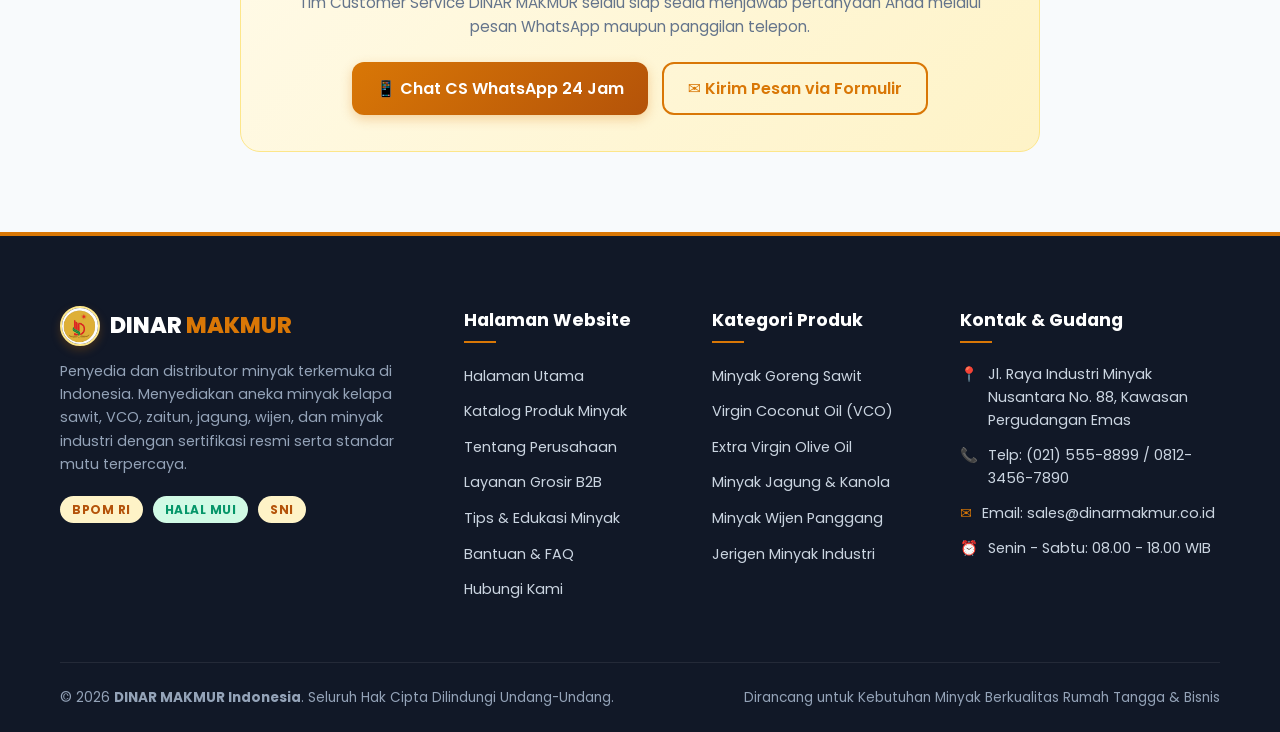
<file: faq.html>
<!DOCTYPE html>
<html lang="id">
<head>
  <meta charset="UTF-8">
  <meta name="viewport" content="width=device-width, initial-scale=1.0">
  <meta name="description" content="Pusat Bantuan dan FAQ DINAR MAKMUR: Informasi Pembayaran, Minimal Order Grosir, Garansi Pengiriman, dan Syarat Menjadi Agen Resmi.">
  <title>Bantuan & FAQ - Pertanyaan Umum DINAR MAKMUR Indonesia</title>
  <link rel="preconnect" href="https://fonts.googleapis.com">
  <link rel="preconnect" href="https://fonts.gstatic.com" crossorigin>
  <link href="https://fonts.googleapis.com/css2?family=Poppins:wght@400;500;600;700;800;900&display=swap" rel="stylesheet">
  <link rel="stylesheet" href="raja-style.css">
</head>
<body class="raja-body">

  <!-- TOPBAR INFORMASI RAJA -->
  <div class="raja-topbar">
    <div class="raja-container raja-topbar-content">
      <div class="raja-topbar-left">
        <div class="raja-topbar-item">
          <span class="raja-icon-amber">📍</span>
          <span>Pusat Distribusi: Kawasan Industri Pergudangan Emas No. 88</span>
        </div>
        <div class="raja-topbar-item">
          <span class="raja-icon-amber">⏰</span>
          <span>Buka Setiap Hari: 08.00 - 18.00 WIB</span>
        </div>
      </div>
      <div class="raja-topbar-right">
        <div class="raja-topbar-item">
          <span class="raja-icon-amber">📞</span>
          <span>Hotline Cepat: 0812-3456-7890</span>
        </div>
        <div class="raja-topbar-item">
          <span class="raja-badge raja-badge-green">100% Halal MUI & BPOM</span>
        </div>
      </div>
    </div>
  </div>

  <!-- NAVBAR UTAMA RAJA -->
  <header class="raja-header">
    <div class="raja-container raja-navbar">
      <a href="index.html" class="raja-brand">
        <img src="logo-dinar-makmur.png" alt="Logo DINAR MAKMUR" class="raja-brand-logo-img">
        <div class="raja-brand-text">
          <div class="raja-brand-title">DINAR <span class="raja-text-gold">MAKMUR</span></div>
          <div class="raja-brand-tagline">Distributor Minyak Nusantara</div>
        </div>
      </a>

      <!-- MENU NAVIGASI -->
      <nav class="raja-nav-menu" id="raja-nav-menu">
        <a href="index.html" class="raja-nav-link">Beranda</a>
        <a href="produk.html" class="raja-nav-link">Katalog Produk</a>
        <a href="tentang.html" class="raja-nav-link">Tentang Kami</a>
        <a href="layanan.html" class="raja-nav-link">Layanan & Grosir</a>
        <a href="artikel.html" class="raja-nav-link">Edukasi Minyak</a>
        <a href="faq.html" class="raja-nav-link raja-active">Bantuan & FAQ</a>
        <a href="kontak.html" class="raja-nav-link">Kontak</a>
      </nav>

      <!-- AKSI HEADER -->
      <div class="raja-header-actions">
        <div class="raja-cart-trigger" id="raja-cart-trigger" title="Buka Keranjang Belanja">
          🛒
          <span class="raja-cart-badge-count">0</span>
        </div>
        <button class="raja-mobile-toggle" id="raja-menu-toggle" aria-label="Buka Menu Navigasi">
          ☰
        </button>
      </div>
    </div>
  </header>

  <!-- BANNER HEADER FAQ RAJA -->
  <section class="raja-section" style="background: linear-gradient(135deg, #fffbeb 0%, #fef3c7 100%); padding: 50px 0; border-bottom: 1px solid var(--raja-gray-border);">
    <div class="raja-container" style="text-align: center;">
      <span class="raja-badge raja-badge-gold">Pusat Informasi</span>
      <h1 class="raja-section-title" style="margin-top: 10px;">Pertanyaan yang Sering Diajukan (FAQ)</h1>
      <p class="raja-section-desc" style="max-width: 650px; margin: 0 auto;">
        Jawaban lengkap seputar cara pemesanan minyak, metode pembayaran, pengiriman armada logistik, jaminan mutu, hingga skema kemitraan agen bersama DINAR MAKMUR.
      </p>
    </div>
  </section>

  <!-- DAFTAR ACCORDION FAQ RAJA -->
  <section class="raja-section">
    <div class="raja-container">

      <!-- ACCORDION WRAPPER -->
      <div class="raja-accordion">

        <!-- ITEM 1 (OPEN BY DEFAULT) -->
        <div class="raja-accordion-item raja-accordion-open">
          <div class="raja-accordion-header">
            <span>Bagaimana cara memesan produk minyak di DINAR MAKMUR?</span>
            <span class="raja-accordion-icon">▼</span>
          </div>
          <div class="raja-accordion-body">
            Anda dapat memesan dengan sangat mudah:
            <ol style="margin-top: 8px; padding-left: 20px; line-height: 1.8;">
              <li><strong>Pesan Online via Website:</strong> Pilih produk di halaman Katalog Produk, klik tombol keranjang, lalu klik <em>Pesan via WhatsApp</em> untuk terhubung langsung dengan admin kami beserta rincian pesanan Anda.</li>
              <li><strong>Pesan Grosir B2B:</strong> Ajukan penawaran melalui halaman <em>Layanan & Grosir</em> atau hubungi tim sales kami di <strong>0812-3456-7890</strong>.</li>
              <li><strong>Kunjungan Gudang:</strong> Anda juga dipersilakan datang langsung ke gudang pusat distribusi kami di Kawasan Pergudangan Emas No. 88.</li>
            </ol>
          </div>
        </div>

        <!-- ITEM 2 -->
        <div class="raja-accordion-item">
          <div class="raja-accordion-header">
            <span>Berapa batas minimal pemesanan (Minimum Order)?</span>
            <span class="raja-accordion-icon">▼</span>
          </div>
          <div class="raja-accordion-body">
            Untuk pembelian eceran kebutuhan rumah tangga, tidak ada minimal pembelian (bisa beli 1 pouch atau 1 botol). Namun untuk mendapatkan tarif <strong>Harga Grosir</strong>, minimal pembelian adalah 1 karton (isi 6 atau 12 kemasan pouch) atau 1 jerigen 18 Liter. Untuk pembelian skala agen distributor, minimal order awal adalah 50 karton/jerigen.
          </div>
        </div>

        <!-- ITEM 3 -->
        <div class="raja-accordion-item">
          <div class="raja-accordion-header">
            <span>Metode pembayaran apa saja yang disediakan?</span>
            <span class="raja-accordion-icon">▼</span>
          </div>
          <div class="raja-accordion-body">
            Kami menerima berbagai metode pembayaran aman dan fleksibel:
            <ul style="margin-top: 8px; padding-left: 20px; line-height: 1.8;">
              <li>Transfer Bank Rekening Perusahaan (BCA, Mandiri, BNI, BRI).</li>
              <li>Pembayaran QRIS untuk semua e-wallet (GoPay, OVO, ShopeePay, Dana).</li>
              <li>Bayar di Tempat (Cash on Delivery / COD) saat barang diantar armada kami khusus area kota tertentu.</li>
              <li>Fasilitas Pembayaran Tempo B2B (14 hingga 30 hari) khusus untuk restoran, katering, dan industri yang telah menandatangani kontrak kerjasama berkala.</li>
            </ul>
          </div>
        </div>

        <!-- ITEM 4 -->
        <div class="raja-accordion-item">
          <div class="raja-accordion-header">
            <span>Bagaimana prosedur pengiriman dan estimasi waktu sampai?</span>
            <span class="raja-accordion-icon">▼</span>
          </div>
          <div class="raja-accordion-body">
            Untuk pesanan dalam kota, pengiriman dilakukan menggunakan armada truk dan mobil boks tertutup milik DINAR MAKMUR dengan estimasi sampai dalam <strong>1x24 jam</strong> sejak pesanan dikonfirmasi. Untuk pengiriman luar pulau atau antar provinsi, kami bermitra dengan ekspedisi kargo terpercaya (jalur darat & laut) dengan estimasi 2 hingga 5 hari kerja tergantung jarak lokasi.
          </div>
        </div>

        <!-- ITEM 5 -->
        <div class="raja-accordion-item">
          <div class="raja-accordion-header">
            <span>Apakah ada garansi jika kemasan jerigen bocor atau kemasan rusak saat diterima?</span>
            <span class="raja-accordion-icon">▼</span>
          </div>
          <div class="raja-accordion-body">
            <strong>Ya, 100% Garansi Ganti Baru!</strong> Setiap pengiriman kami lindungi dengan asuransi pengiriman penuh. Jika jerigen, karton, atau botol kaca tiba dalam kondisi pecah, bocor, atau segel terbuka, cukup sertakan foto/video saat serah terima barang kepada driver atau kurir, dan kami akan segera mengirimkan produk pengganti tanpa biaya sepeser pun.
          </div>
        </div>

        <!-- ITEM 6 -->
        <div class="raja-accordion-item">
          <div class="raja-accordion-header">
            <span>Apakah produk DINAR MAKMUR resmi terdaftar di BPOM dan Halal MUI?</span>
            <span class="raja-accordion-icon">▼</span>
          </div>
          <div class="raja-accordion-body">
            Seluruh varian produk yang kami jual, mulai dari minyak goreng sawit, minyak kelapa VCO, minyak zaitun, hingga minyak wijen, memiliki nomor registrasi resmi BPOM RI MD dan sertifikat Halal dari BPJPH / LPPOM MUI. Anda dapat mengecek keaslian nomor registrasi kami di kemasan atau meminta salinan dokumen sertifikasi untuk keperluan audit restoran / pabrik Anda.
          </div>
        </div>

        <!-- ITEM 7 -->
        <div class="raja-accordion-item">
          <div class="raja-accordion-header">
            <span>Bagaimana cara mendaftar menjadi Agen Resmi DINAR MAKMUR di daerah saya?</span>
            <span class="raja-accordion-icon">▼</span>
          </div>
          <div class="raja-accordion-body">
            Syarat menjadi agen resmi sangat mudah:
            <ol style="margin-top: 8px; padding-left: 20px; line-height: 1.8;">
              <li>Mengisi formulir kemitraan di halaman <em>Layanan & Grosir</em> atau menghubungi WhatsApp Sales Agen.</li>
              <li>Memiliki tempat usaha atau ruang gudang yang layak dan bersih.</li>
              <li>Melakukan pemesanan perdana paket agen (minimal 50 karton atau jerigen campur).</li>
              <li>Keuntungan: Mendapatkan margin harga distributor pabrik, spanduk toko eksklusif DINAR MAKMUR, serta proteksi radius wilayah agar tidak bentrok dengan agen lain.</li>
            </ol>
          </div>
        </div>

      </div>

      <!-- KOTAK KONTAK TAMBAHAN RAJA -->
      <div style="max-width: 800px; margin: 60px auto 0; background: linear-gradient(135deg, #fffbeb 0%, #fef3c7 100%); padding: 36px; border-radius: var(--raja-radius-lg); border: 1px solid #fde68a; text-align: center;">
        <div style="font-size: 50px; margin-bottom: 12px;">💬</div>
        <h3 style="font-size: 1.4rem; font-weight: 800; color: var(--raja-dark); margin-bottom: 8px;">
          Punya Pertanyaan Lain yang Belum Terjawab?
        </h3>
        <p style="color: var(--raja-text-muted); font-size: 0.95rem; margin-bottom: 22px;">
          Tim Customer Service DINAR MAKMUR selalu siap sedia menjawab pertanyaan Anda melalui pesan WhatsApp maupun panggilan telepon.
        </p>
        <div style="display: flex; gap: 14px; justify-content: center; flex-wrap: wrap;">
          <a href="https://api.whatsapp.com/send?phone=6281234567890&text=Halo%20DINAR%20MAKMUR%2C%20saya%20memiliki%20pertanyaan%20seputar%20produk" target="_blank" class="raja-btn raja-btn-primary">
            📱 Chat CS WhatsApp 24 Jam
          </a>
          <a href="kontak.html" class="raja-btn raja-btn-outline">
            ✉️ Kirim Pesan via Formulir
          </a>
        </div>
      </div>

    </div>
  </section>

  <!-- FOOTER RESMI DINAR MAKMUR -->
  <footer class="raja-footer">
    <div class="raja-container">
      <div class="raja-footer-grid">
        <div class="raja-footer-col">
          <div style="display: flex; align-items: center; gap: 10px; margin-bottom: 14px;">
            <img src="logo-dinar-makmur.png" alt="Logo DINAR MAKMUR" class="raja-brand-logo-img" style="width: 40px; height: 40px;">
            <div class="raja-footer-brand-title" style="margin-bottom: 0;">DINAR <span style="color: var(--raja-primary);">MAKMUR</span></div>
          </div>
          <p class="raja-footer-brand-desc">
            Penyedia dan distributor minyak terkemuka di Indonesia. Menyediakan aneka minyak kelapa sawit, VCO, zaitun, jagung, wijen, dan minyak industri dengan sertifikasi resmi serta standar mutu terpercaya.
          </p>
          <div style="display: flex; gap: 10px; margin-top: 15px;">
            <span class="raja-badge raja-badge-gold">BPOM RI</span>
            <span class="raja-badge raja-badge-green">Halal MUI</span>
            <span class="raja-badge raja-badge-gold">SNI</span>
          </div>
        </div>

        <div class="raja-footer-col">
          <h4 class="raja-footer-heading">Halaman Website</h4>
          <ul class="raja-footer-links-list">
            <li><a href="index.html">Halaman Utama</a></li>
            <li><a href="produk.html">Katalog Produk Minyak</a></li>
            <li><a href="tentang.html">Tentang Perusahaan</a></li>
            <li><a href="layanan.html">Layanan Grosir B2B</a></li>
            <li><a href="artikel.html">Tips & Edukasi Minyak</a></li>
            <li><a href="faq.html">Bantuan & FAQ</a></li>
            <li><a href="kontak.html">Hubungi Kami</a></li>
          </ul>
        </div>

        <div class="raja-footer-col">
          <h4 class="raja-footer-heading">Kategori Produk</h4>
          <ul class="raja-footer-links-list">
            <li><a href="produk.html">Minyak Goreng Sawit</a></li>
            <li><a href="produk.html">Virgin Coconut Oil (VCO)</a></li>
            <li><a href="produk.html">Extra Virgin Olive Oil</a></li>
            <li><a href="produk.html">Minyak Jagung & Kanola</a></li>
            <li><a href="produk.html">Minyak Wijen Panggang</a></li>
            <li><a href="layanan.html">Jerigen Minyak Industri</a></li>
          </ul>
        </div>

        <div class="raja-footer-col">
          <h4 class="raja-footer-heading">Kontak & Gudang</h4>
          <div class="raja-footer-contact-item">
            <span class="raja-icon">📍</span>
            <span>Jl. Raya Industri Minyak Nusantara No. 88, Kawasan Pergudangan Emas</span>
          </div>
          <div class="raja-footer-contact-item">
            <span class="raja-icon">📞</span>
            <span>Telp: (021) 555-8899 / 0812-3456-7890</span>
          </div>
          <div class="raja-footer-contact-item">
            <span class="raja-icon">✉️</span>
            <span>Email: sales@dinarmakmur.co.id</span>
          </div>
          <div class="raja-footer-contact-item">
            <span class="raja-icon">⏰</span>
            <span>Senin - Sabtu: 08.00 - 18.00 WIB</span>
          </div>
        </div>
      </div>

      <div class="raja-footer-bottom">
        <div>
          &copy; 2026 <strong>DINAR MAKMUR Indonesia</strong>. Seluruh Hak Cipta Dilindungi Undang-Undang.
        </div>
        <div>
          Dirancang untuk Kebutuhan Minyak Berkualitas Rumah Tangga & Bisnis
        </div>
      </div>
    </div>
  </footer>

  <!-- MODAL DRAWER KERANJANG RAJA -->
  <div class="raja-cart-modal" id="raja-cart-modal">
    <div class="raja-cart-overlay" id="raja-cart-overlay"></div>
    <div class="raja-cart-drawer">
      <div class="raja-cart-header">
        <div class="raja-cart-title">
          <span>🛒</span> Keranjang Belanja
        </div>
        <button class="raja-cart-close" id="raja-cart-close-btn">&times;</button>
      </div>

      <div class="raja-cart-items-list" id="raja-cart-items-list">
        <!-- Di-render oleh JS -->
      </div>

      <div class="raja-cart-footer">
        <div class="raja-cart-summary-row">
          <span class="raja-cart-total-label">Total Pesanan:</span>
          <span class="raja-cart-total-value" id="raja-cart-total-amount">Rp 0</span>
        </div>
        <button class="raja-btn raja-btn-primary raja-btn-block" id="raja-checkout-btn">
          💬 Pesan via WhatsApp Resmi
        </button>
      </div>
    </div>
  </div>

  <!-- TOAST NOTIFIKASI RAJA -->
  <div class="raja-toast" id="raja-toast"></div>

  <!-- SCRIPT RAJA -->
  <script src="raja-script.js"></script>
</body>
</html>
</file>
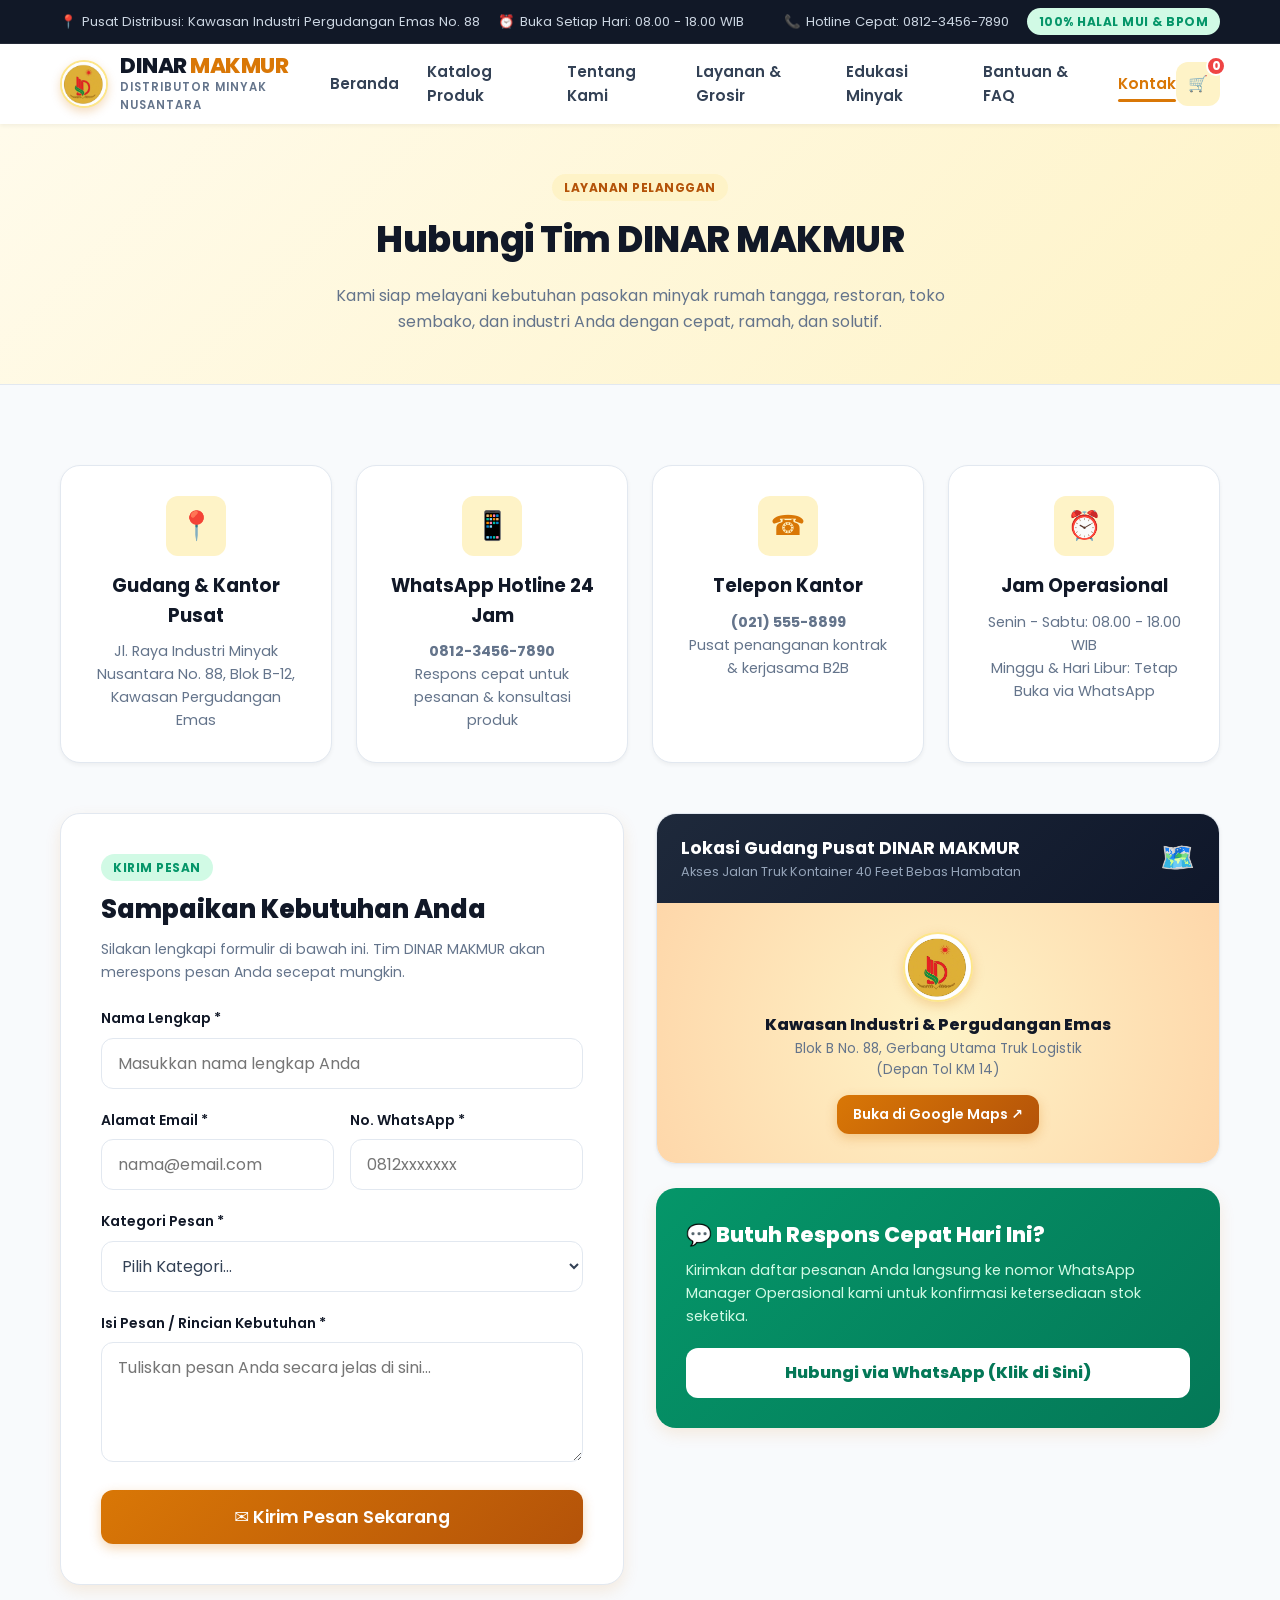
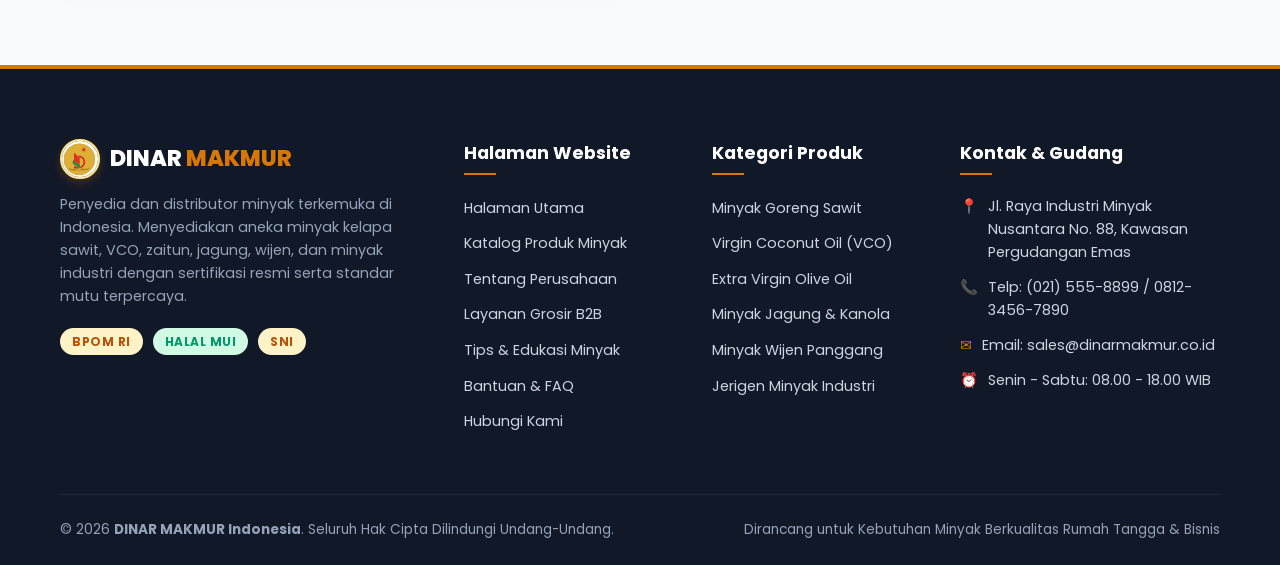
<file: kontak.html>
<!DOCTYPE html>
<html lang="id">
<head>
  <meta charset="UTF-8">
  <meta name="viewport" content="width=device-width, initial-scale=1.0">
  <meta name="description" content="Hubungi DINAR MAKMUR: Informasi Alamat Kantor Pusat, Gudang Distribusi, Hotline WhatsApp 24 Jam, dan Formulir Pesan Resmi.">
  <title>Kontak Kami - DINAR MAKMUR Indonesia</title>
  <link rel="preconnect" href="https://fonts.googleapis.com">
  <link rel="preconnect" href="https://fonts.gstatic.com" crossorigin>
  <link href="https://fonts.googleapis.com/css2?family=Poppins:wght@400;500;600;700;800;900&display=swap" rel="stylesheet">
  <link rel="stylesheet" href="raja-style.css">
</head>
<body class="raja-body">

  <!-- TOPBAR INFORMASI RAJA -->
  <div class="raja-topbar">
    <div class="raja-container raja-topbar-content">
      <div class="raja-topbar-left">
        <div class="raja-topbar-item">
          <span class="raja-icon-amber">📍</span>
          <span>Pusat Distribusi: Kawasan Industri Pergudangan Emas No. 88</span>
        </div>
        <div class="raja-topbar-item">
          <span class="raja-icon-amber">⏰</span>
          <span>Buka Setiap Hari: 08.00 - 18.00 WIB</span>
        </div>
      </div>
      <div class="raja-topbar-right">
        <div class="raja-topbar-item">
          <span class="raja-icon-amber">📞</span>
          <span>Hotline Cepat: 0812-3456-7890</span>
        </div>
        <div class="raja-topbar-item">
          <span class="raja-badge raja-badge-green">100% Halal MUI & BPOM</span>
        </div>
      </div>
    </div>
  </div>

  <!-- NAVBAR UTAMA RAJA -->
  <header class="raja-header">
    <div class="raja-container raja-navbar">
      <a href="index.html" class="raja-brand">
        <img src="logo-dinar-makmur.png" alt="Logo DINAR MAKMUR" class="raja-brand-logo-img">
        <div class="raja-brand-text">
          <div class="raja-brand-title">DINAR <span class="raja-text-gold">MAKMUR</span></div>
          <div class="raja-brand-tagline">Distributor Minyak Nusantara</div>
        </div>
      </a>

      <!-- MENU NAVIGASI -->
      <nav class="raja-nav-menu" id="raja-nav-menu">
        <a href="index.html" class="raja-nav-link">Beranda</a>
        <a href="produk.html" class="raja-nav-link">Katalog Produk</a>
        <a href="tentang.html" class="raja-nav-link">Tentang Kami</a>
        <a href="layanan.html" class="raja-nav-link">Layanan & Grosir</a>
        <a href="artikel.html" class="raja-nav-link">Edukasi Minyak</a>
        <a href="faq.html" class="raja-nav-link">Bantuan & FAQ</a>
        <a href="kontak.html" class="raja-nav-link raja-active">Kontak</a>
      </nav>

      <!-- AKSI HEADER -->
      <div class="raja-header-actions">
        <div class="raja-cart-trigger" id="raja-cart-trigger" title="Buka Keranjang Belanja">
          🛒
          <span class="raja-cart-badge-count">0</span>
        </div>
        <button class="raja-mobile-toggle" id="raja-menu-toggle" aria-label="Buka Menu Navigasi">
          ☰
        </button>
      </div>
    </div>
  </header>

  <!-- BANNER HEADER KONTAK RAJA -->
  <section class="raja-section" style="background: linear-gradient(135deg, #fffbeb 0%, #fef3c7 100%); padding: 50px 0; border-bottom: 1px solid var(--raja-gray-border);">
    <div class="raja-container" style="text-align: center;">
      <span class="raja-badge raja-badge-gold">Layanan Pelanggan</span>
      <h1 class="raja-section-title" style="margin-top: 10px;">Hubungi Tim DINAR MAKMUR</h1>
      <p class="raja-section-desc" style="max-width: 650px; margin: 0 auto;">
        Kami siap melayani kebutuhan pasokan minyak rumah tangga, restoran, toko sembako, dan industri Anda dengan cepat, ramah, dan solutif.
      </p>
    </div>
  </section>

  <!-- KONTEN KONTAK UTAMA RAJA -->
  <section class="raja-section">
    <div class="raja-container">

      <!-- GRID INFO KONTAK 4 KOLOM -->
      <div class="raja-grid-4" style="margin-bottom: 50px;">
        <div class="raja-feature-card" style="text-align: center;">
          <div class="raja-feature-icon" style="margin: 0 auto 15px;">📍</div>
          <h3 class="raja-feature-title">Gudang & Kantor Pusat</h3>
          <p class="raja-feature-desc">
            Jl. Raya Industri Minyak Nusantara No. 88, Blok B-12, Kawasan Pergudangan Emas
          </p>
        </div>

        <div class="raja-feature-card" style="text-align: center;">
          <div class="raja-feature-icon" style="margin: 0 auto 15px;">📱</div>
          <h3 class="raja-feature-title">WhatsApp Hotline 24 Jam</h3>
          <p class="raja-feature-desc">
            <strong>0812-3456-7890</strong><br>
            Respons cepat untuk pesanan & konsultasi produk
          </p>
        </div>

        <div class="raja-feature-card" style="text-align: center;">
          <div class="raja-feature-icon" style="margin: 0 auto 15px;">☎️</div>
          <h3 class="raja-feature-title">Telepon Kantor</h3>
          <p class="raja-feature-desc">
            <strong>(021) 555-8899</strong><br>
            Pusat penanganan kontrak & kerjasama B2B
          </p>
        </div>

        <div class="raja-feature-card" style="text-align: center;">
          <div class="raja-feature-icon" style="margin: 0 auto 15px;">⏰</div>
          <h3 class="raja-feature-title">Jam Operasional</h3>
          <p class="raja-feature-desc">
            Senin - Sabtu: 08.00 - 18.00 WIB<br>
            Minggu & Hari Libur: Tetap Buka via WhatsApp
          </p>
        </div>
      </div>

      <!-- GRID FORMULIR & PETA LOKASI RAJA -->
      <div class="raja-grid-2" style="align-items: start;">

        <!-- FORMULIR KONTAK INTERAKTIF -->
        <div class="raja-contact-box">
          <span class="raja-badge raja-badge-green" style="margin-bottom: 8px;">Kirim Pesan</span>
          <h2 style="font-size: 1.6rem; font-weight: 800; color: var(--raja-dark); margin-bottom: 8px;">
            Sampaikan Kebutuhan Anda
          </h2>
          <p style="font-size: 0.88rem; color: var(--raja-text-muted); margin-bottom: 24px;">
            Silakan lengkapi formulir di bawah ini. Tim DINAR MAKMUR akan merespons pesan Anda secepat mungkin.
          </p>

          <form id="raja-contact-form">
            <div class="raja-form-group">
              <label class="raja-form-label" for="raja-form-nama">Nama Lengkap *</label>
              <input type="text" class="raja-form-control" id="raja-form-nama" placeholder="Masukkan nama lengkap Anda" required>
            </div>

            <div style="display: grid; grid-template-columns: 1fr 1fr; gap: 16px;">
              <div class="raja-form-group">
                <label class="raja-form-label" for="raja-form-email">Alamat Email *</label>
                <input type="email" class="raja-form-control" id="raja-form-email" placeholder="nama@email.com" required>
              </div>
              <div class="raja-form-group">
                <label class="raja-form-label" for="raja-form-telepon">No. WhatsApp *</label>
                <input type="tel" class="raja-form-control" id="raja-form-telepon" placeholder="0812xxxxxxx" required>
              </div>
            </div>

            <div class="raja-form-group">
              <label class="raja-form-label" for="raja-form-subjek">Kategori Pesan *</label>
              <select class="raja-form-control" id="raja-form-subjek" required>
                <option value="">Pilih Kategori...</option>
                <option value="beli-eceran">Pembelian Eceran / Rumah Tangga</option>
                <option value="beli-grosir">Pemesanan Grosir / Restoran / Katering</option>
                <option value="kemitraan-agen">Daftar Jadi Agen Distributor</option>
                <option value="garansi">Komplain / Garansi Produk</option>
                <option value="lainnya">Pertanyaan Lainnya</option>
              </select>
            </div>

            <div class="raja-form-group">
              <label class="raja-form-label" for="raja-form-pesan">Isi Pesan / Rincian Kebutuhan *</label>
              <textarea class="raja-form-control" id="raja-form-pesan" placeholder="Tuliskan pesan Anda secara jelas di sini..." required></textarea>
            </div>

            <button type="submit" class="raja-btn raja-btn-primary raja-btn-block raja-btn-lg">
              ✉️ Kirim Pesan Sekarang
            </button>
          </form>
        </div>

        <!-- VISUAL PETA & INFO GUDANG RAJA -->
        <div style="display: flex; flex-direction: column; gap: 24px;">

          <!-- SIMULASI PETA PERGUDANGAN RAJA -->
          <div style="background-color: #ffffff; border-radius: var(--raja-radius-lg); border: 1px solid var(--raja-gray-border); overflow: hidden; box-shadow: var(--raja-shadow-sm);">
            <div style="background: linear-gradient(135deg, #1e293b 0%, #0f172a 100%); color: #ffffff; padding: 20px 24px; display: flex; align-items: center; justify-content: space-between;">
              <div>
                <h4 style="font-size: 1.1rem; font-weight: 700;">Lokasi Gudang Pusat DINAR MAKMUR</h4>
                <p style="font-size: 0.8rem; color: #94a3b8;">Akses Jalan Truk Kontainer 40 Feet Bebas Hambatan</p>
              </div>
              <span style="font-size: 28px;">🗺️</span>
            </div>

            <div style="height: 260px; background: radial-gradient(circle at center, #fef3c7 0%, #fed7aa 100%); display: flex; flex-direction: column; align-items: center; justify-content: center; text-align: center; padding: 20px;">
              <div style="margin-bottom: 10px;">
                <img src="logo-dinar-makmur.png" alt="Logo DINAR MAKMUR" style="width: 70px; height: 70px; border-radius: 50%; box-shadow: 0 4px 12px rgba(217, 119, 6, 0.25); border: 2px solid #fde68a;">
              </div>
              <h4 style="font-weight: 800; color: var(--raja-dark);">Kawasan Industri & Pergudangan Emas</h4>
              <p style="font-size: 0.85rem; color: var(--raja-text-muted); max-width: 320px;">
                Blok B No. 88, Gerbang Utama Truk Logistik (Depan Tol KM 14)
              </p>
              <a href="https://maps.google.com" target="_blank" class="raja-btn raja-btn-primary raja-btn-sm" style="margin-top: 14px;">
                Buka di Google Maps ↗
              </a>
            </div>
          </div>

          <!-- KOTAK FAST RESPONSE WA -->
          <div style="background: linear-gradient(135deg, #059669 0%, #047857 100%); color: #ffffff; padding: 30px; border-radius: var(--raja-radius-lg); box-shadow: var(--raja-shadow-md);">
            <h3 style="font-size: 1.3rem; font-weight: 800; margin-bottom: 8px;">
              💬 Butuh Respons Cepat Hari Ini?
            </h3>
            <p style="font-size: 0.9rem; color: #d1fae5; line-height: 1.6; margin-bottom: 20px;">
              Kirimkan daftar pesanan Anda langsung ke nomor WhatsApp Manager Operasional kami untuk konfirmasi ketersediaan stok seketika.
            </p>
            <a href="https://api.whatsapp.com/send?phone=6281234567890&text=Halo%20DINAR%20MAKMUR%2C%20saya%20ingin%20berbicara%20dengan%20tim%20layanan%20pelanggan" target="_blank" class="raja-btn" style="background-color: #ffffff; color: #047857; font-weight: 800; width: 100%;">
              Hubungi via WhatsApp (Klik di Sini)
            </a>
          </div>

        </div>

      </div>

    </div>
  </section>

  <!-- FOOTER RESMI DINAR MAKMUR -->
  <footer class="raja-footer">
    <div class="raja-container">
      <div class="raja-footer-grid">
        <div class="raja-footer-col">
          <div style="display: flex; align-items: center; gap: 10px; margin-bottom: 14px;">
            <img src="logo-dinar-makmur.png" alt="Logo DINAR MAKMUR" class="raja-brand-logo-img" style="width: 40px; height: 40px;">
            <div class="raja-footer-brand-title" style="margin-bottom: 0;">DINAR <span style="color: var(--raja-primary);">MAKMUR</span></div>
          </div>
          <p class="raja-footer-brand-desc">
            Penyedia dan distributor minyak terkemuka di Indonesia. Menyediakan aneka minyak kelapa sawit, VCO, zaitun, jagung, wijen, dan minyak industri dengan sertifikasi resmi serta standar mutu terpercaya.
          </p>
          <div style="display: flex; gap: 10px; margin-top: 15px;">
            <span class="raja-badge raja-badge-gold">BPOM RI</span>
            <span class="raja-badge raja-badge-green">Halal MUI</span>
            <span class="raja-badge raja-badge-gold">SNI</span>
          </div>
        </div>

        <div class="raja-footer-col">
          <h4 class="raja-footer-heading">Halaman Website</h4>
          <ul class="raja-footer-links-list">
            <li><a href="index.html">Halaman Utama</a></li>
            <li><a href="produk.html">Katalog Produk Minyak</a></li>
            <li><a href="tentang.html">Tentang Perusahaan</a></li>
            <li><a href="layanan.html">Layanan Grosir B2B</a></li>
            <li><a href="artikel.html">Tips & Edukasi Minyak</a></li>
            <li><a href="faq.html">Bantuan & FAQ</a></li>
            <li><a href="kontak.html">Hubungi Kami</a></li>
          </ul>
        </div>

        <div class="raja-footer-col">
          <h4 class="raja-footer-heading">Kategori Produk</h4>
          <ul class="raja-footer-links-list">
            <li><a href="produk.html">Minyak Goreng Sawit</a></li>
            <li><a href="produk.html">Virgin Coconut Oil (VCO)</a></li>
            <li><a href="produk.html">Extra Virgin Olive Oil</a></li>
            <li><a href="produk.html">Minyak Jagung & Kanola</a></li>
            <li><a href="produk.html">Minyak Wijen Panggang</a></li>
            <li><a href="layanan.html">Jerigen Minyak Industri</a></li>
          </ul>
        </div>

        <div class="raja-footer-col">
          <h4 class="raja-footer-heading">Kontak & Gudang</h4>
          <div class="raja-footer-contact-item">
            <span class="raja-icon">📍</span>
            <span>Jl. Raya Industri Minyak Nusantara No. 88, Kawasan Pergudangan Emas</span>
          </div>
          <div class="raja-footer-contact-item">
            <span class="raja-icon">📞</span>
            <span>Telp: (021) 555-8899 / 0812-3456-7890</span>
          </div>
          <div class="raja-footer-contact-item">
            <span class="raja-icon">✉️</span>
            <span>Email: sales@dinarmakmur.co.id</span>
          </div>
          <div class="raja-footer-contact-item">
            <span class="raja-icon">⏰</span>
            <span>Senin - Sabtu: 08.00 - 18.00 WIB</span>
          </div>
        </div>
      </div>

      <div class="raja-footer-bottom">
        <div>
          &copy; 2026 <strong>DINAR MAKMUR Indonesia</strong>. Seluruh Hak Cipta Dilindungi Undang-Undang.
        </div>
        <div>
          Dirancang untuk Kebutuhan Minyak Berkualitas Rumah Tangga & Bisnis
        </div>
      </div>
    </div>
  </footer>

  <!-- MODAL DRAWER KERANJANG RAJA -->
  <div class="raja-cart-modal" id="raja-cart-modal">
    <div class="raja-cart-overlay" id="raja-cart-overlay"></div>
    <div class="raja-cart-drawer">
      <div class="raja-cart-header">
        <div class="raja-cart-title">
          <span>🛒</span> Keranjang Belanja
        </div>
        <button class="raja-cart-close" id="raja-cart-close-btn">&times;</button>
      </div>

      <div class="raja-cart-items-list" id="raja-cart-items-list">
        <!-- Di-render oleh JS -->
      </div>

      <div class="raja-cart-footer">
        <div class="raja-cart-summary-row">
          <span class="raja-cart-total-label">Total Pesanan:</span>
          <span class="raja-cart-total-value" id="raja-cart-total-amount">Rp 0</span>
        </div>
        <button class="raja-btn raja-btn-primary raja-btn-block" id="raja-checkout-btn">
          💬 Pesan via WhatsApp Resmi
        </button>
      </div>
    </div>
  </div>

  <!-- TOAST NOTIFIKASI RAJA -->
  <div class="raja-toast" id="raja-toast"></div>

  <!-- SCRIPT RAJA -->
  <script src="raja-script.js"></script>
</body>
</html>
</file>
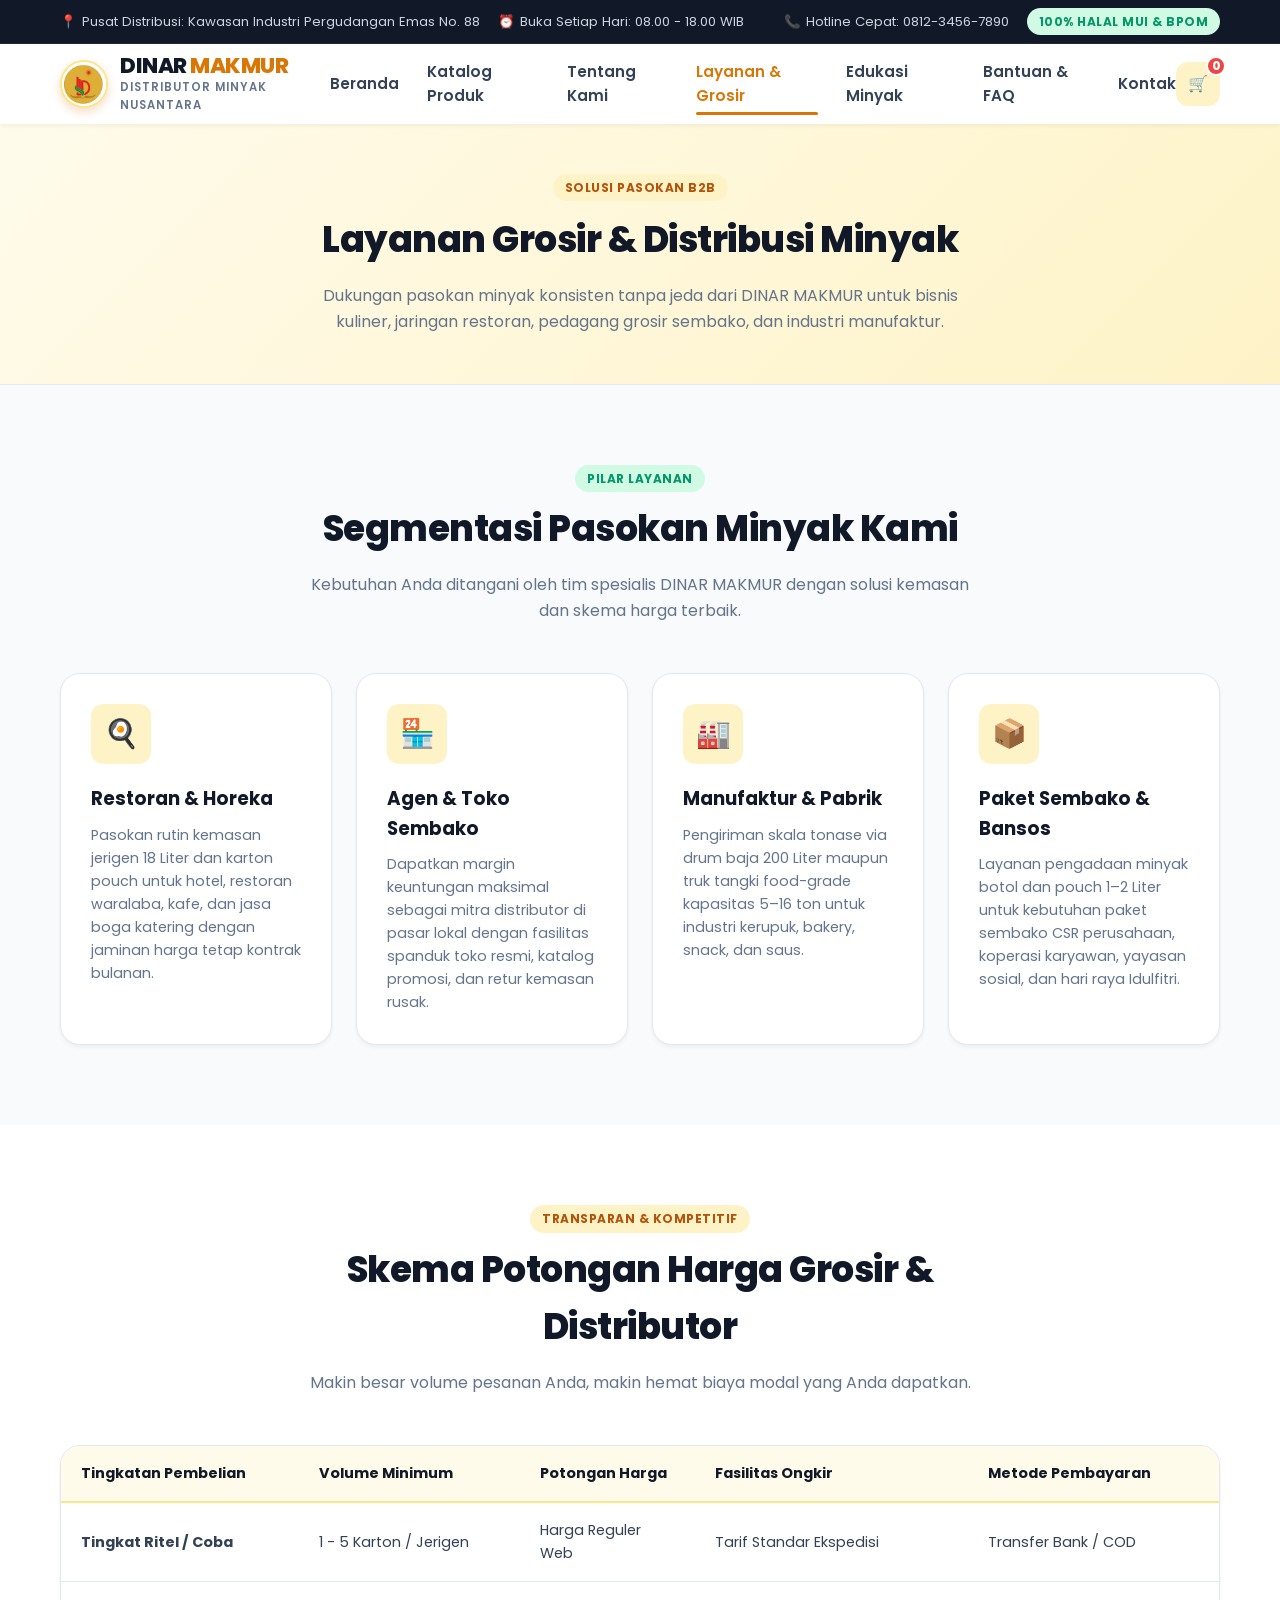
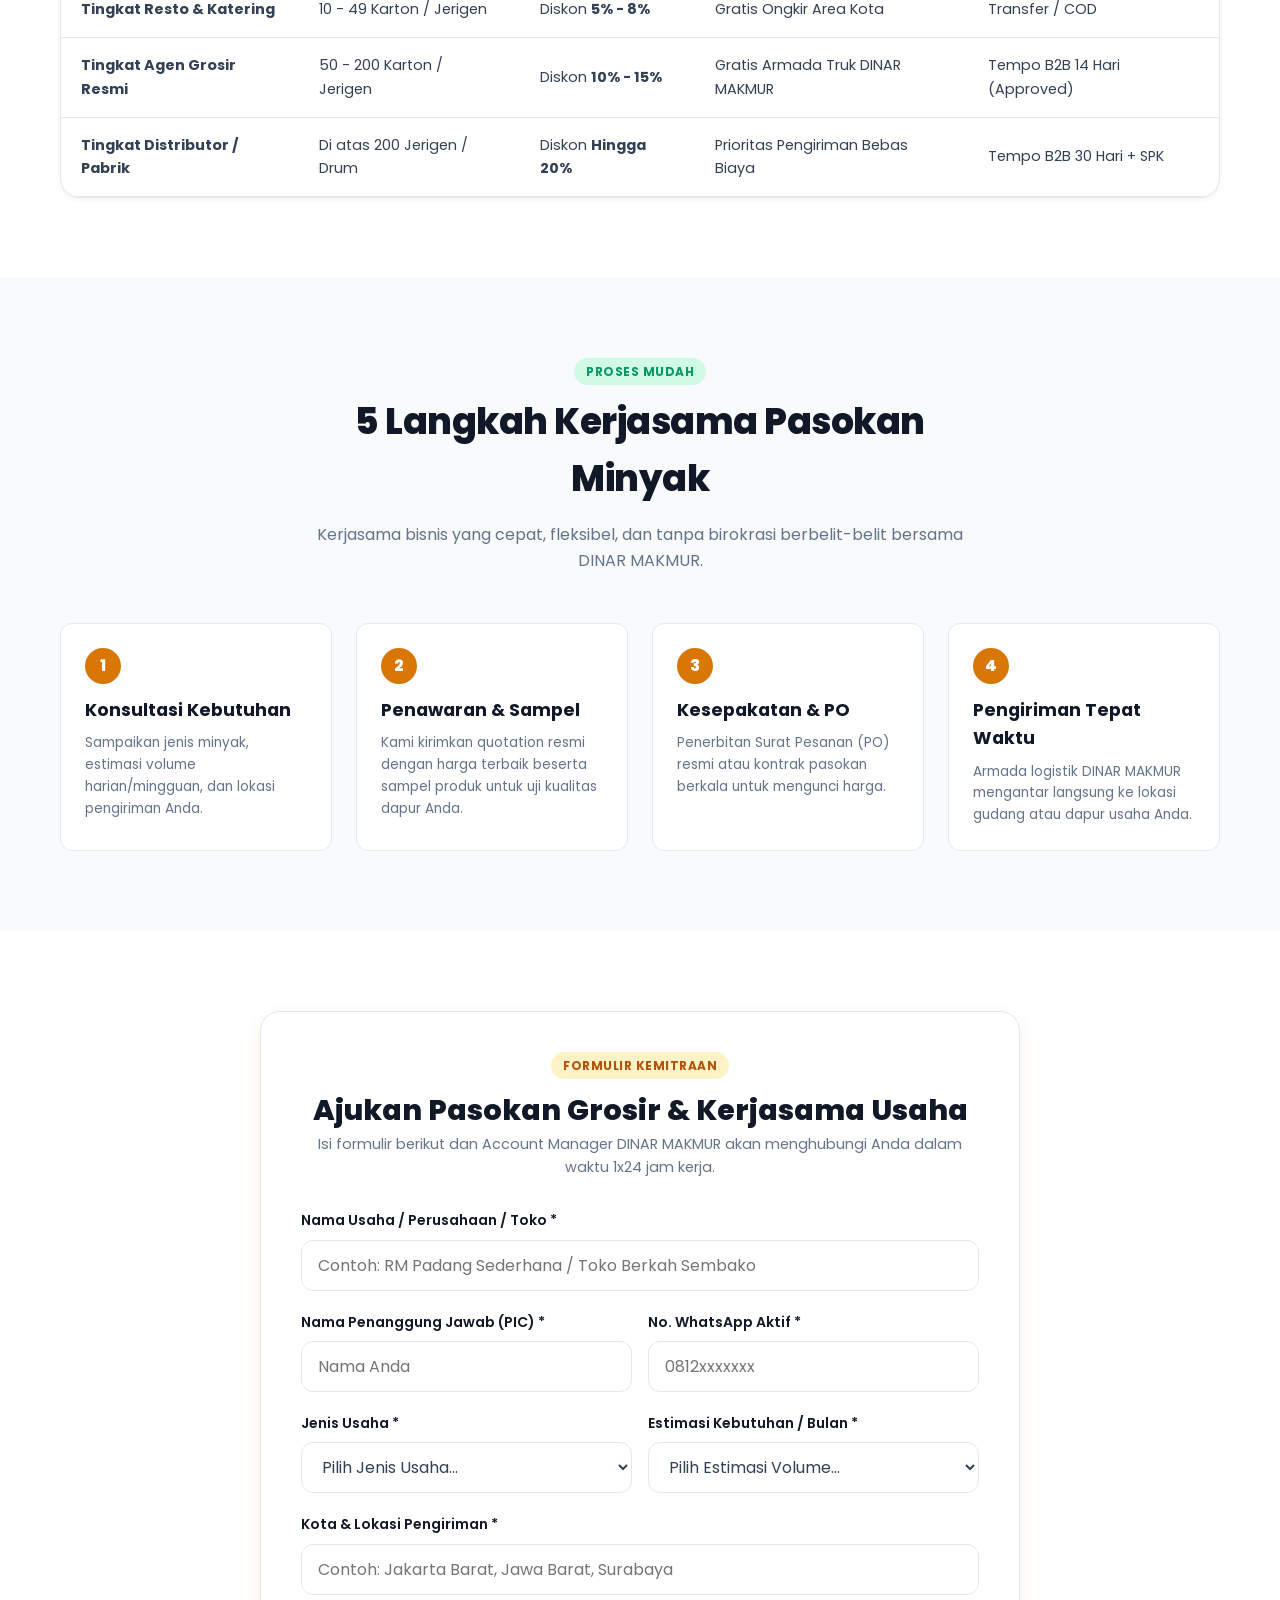
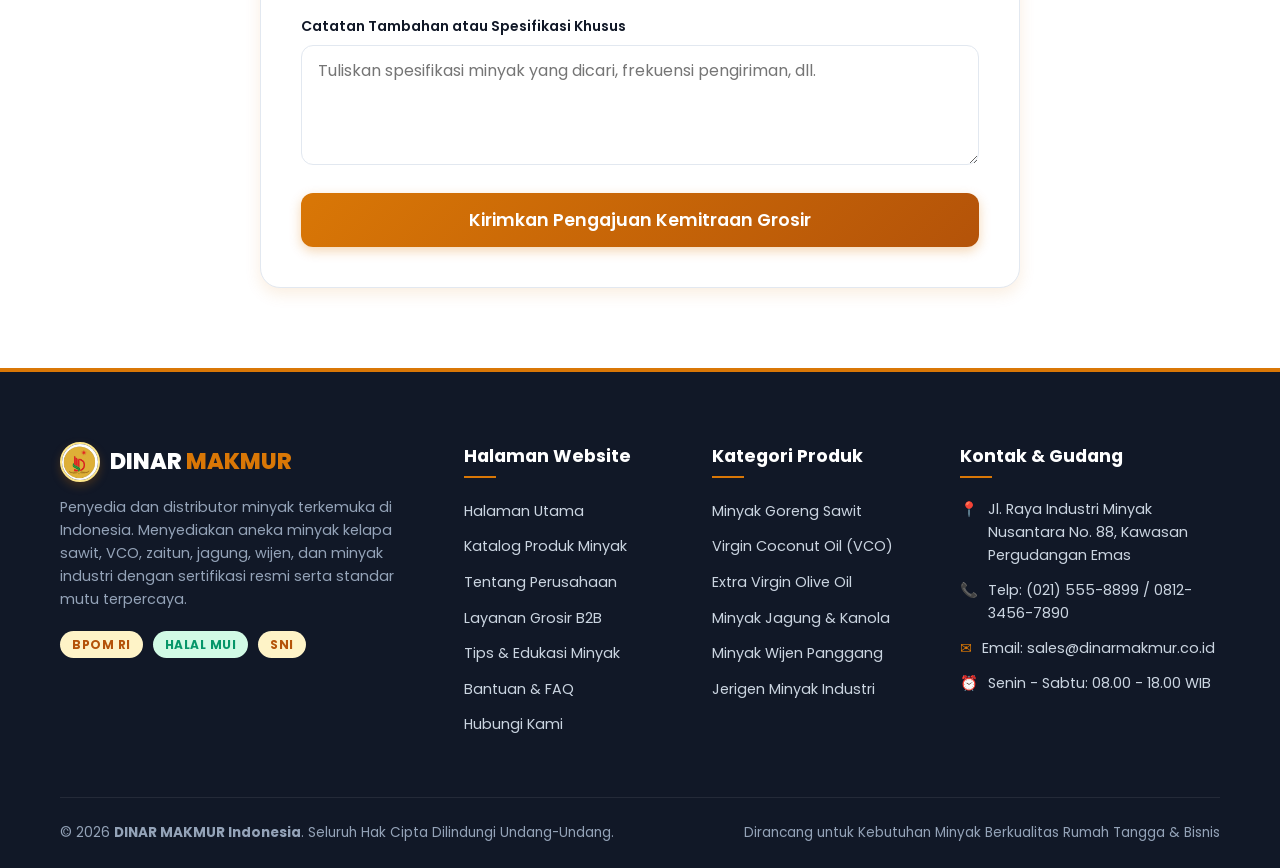
<file: layanan.html>
<!DOCTYPE html>
<html lang="id">
<head>
  <meta charset="UTF-8">
  <meta name="viewport" content="width=device-width, initial-scale=1.0">
  <meta name="description" content="Layanan Pasokan Minyak Grosir B2B DINAR MAKMUR: Suplai Restoran Horeka, Kemitraan Agen Toko Sembako, Pasokan Industri Drum & Tangki.">
  <title>Layanan & Grosir - Suplai Minyak Skala Besar DINAR MAKMUR</title>
  <link rel="preconnect" href="https://fonts.googleapis.com">
  <link rel="preconnect" href="https://fonts.gstatic.com" crossorigin>
  <link href="https://fonts.googleapis.com/css2?family=Poppins:wght@400;500;600;700;800;900&display=swap" rel="stylesheet">
  <link rel="stylesheet" href="raja-style.css">
</head>
<body class="raja-body">

  <!-- TOPBAR INFORMASI RAJA -->
  <div class="raja-topbar">
    <div class="raja-container raja-topbar-content">
      <div class="raja-topbar-left">
        <div class="raja-topbar-item">
          <span class="raja-icon-amber">📍</span>
          <span>Pusat Distribusi: Kawasan Industri Pergudangan Emas No. 88</span>
        </div>
        <div class="raja-topbar-item">
          <span class="raja-icon-amber">⏰</span>
          <span>Buka Setiap Hari: 08.00 - 18.00 WIB</span>
        </div>
      </div>
      <div class="raja-topbar-right">
        <div class="raja-topbar-item">
          <span class="raja-icon-amber">📞</span>
          <span>Hotline Cepat: 0812-3456-7890</span>
        </div>
        <div class="raja-topbar-item">
          <span class="raja-badge raja-badge-green">100% Halal MUI & BPOM</span>
        </div>
      </div>
    </div>
  </div>

  <!-- NAVBAR UTAMA RAJA -->
  <header class="raja-header">
    <div class="raja-container raja-navbar">
      <a href="index.html" class="raja-brand">
        <img src="logo-dinar-makmur.png" alt="Logo DINAR MAKMUR" class="raja-brand-logo-img">
        <div class="raja-brand-text">
          <div class="raja-brand-title">DINAR <span class="raja-text-gold">MAKMUR</span></div>
          <div class="raja-brand-tagline">Distributor Minyak Nusantara</div>
        </div>
      </a>

      <!-- MENU NAVIGASI -->
      <nav class="raja-nav-menu" id="raja-nav-menu">
        <a href="index.html" class="raja-nav-link">Beranda</a>
        <a href="produk.html" class="raja-nav-link">Katalog Produk</a>
        <a href="tentang.html" class="raja-nav-link">Tentang Kami</a>
        <a href="layanan.html" class="raja-nav-link raja-active">Layanan & Grosir</a>
        <a href="artikel.html" class="raja-nav-link">Edukasi Minyak</a>
        <a href="faq.html" class="raja-nav-link">Bantuan & FAQ</a>
        <a href="kontak.html" class="raja-nav-link">Kontak</a>
      </nav>

      <!-- AKSI HEADER -->
      <div class="raja-header-actions">
        <div class="raja-cart-trigger" id="raja-cart-trigger" title="Buka Keranjang Belanja">
          🛒
          <span class="raja-cart-badge-count">0</span>
        </div>
        <button class="raja-mobile-toggle" id="raja-menu-toggle" aria-label="Buka Menu Navigasi">
          ☰
        </button>
      </div>
    </div>
  </header>

  <!-- BANNER HEADER LAYANAN RAJA -->
  <section class="raja-section" style="background: linear-gradient(135deg, #fffbeb 0%, #fef3c7 100%); padding: 50px 0; border-bottom: 1px solid var(--raja-gray-border);">
    <div class="raja-container" style="text-align: center;">
      <span class="raja-badge raja-badge-gold">Solusi Pasokan B2B</span>
      <h1 class="raja-section-title" style="margin-top: 10px;">Layanan Grosir & Distribusi Minyak</h1>
      <p class="raja-section-desc" style="max-width: 650px; margin: 0 auto;">
        Dukungan pasokan minyak konsisten tanpa jeda dari DINAR MAKMUR untuk bisnis kuliner, jaringan restoran, pedagang grosir sembako, dan industri manufaktur.
      </p>
    </div>
  </section>

  <!-- 4 PILAR LAYANAN RAJA -->
  <section class="raja-section">
    <div class="raja-container">
      <div class="raja-section-header">
        <span class="raja-badge raja-badge-green">Pilar Layanan</span>
        <h2 class="raja-section-title">Segmentasi Pasokan Minyak Kami</h2>
        <p class="raja-section-desc">Kebutuhan Anda ditangani oleh tim spesialis DINAR MAKMUR dengan solusi kemasan dan skema harga terbaik.</p>
      </div>

      <div class="raja-grid-4">
        <div class="raja-feature-card">
          <div class="raja-feature-icon">🍳</div>
          <h3 class="raja-feature-title">Restoran & Horeka</h3>
          <p class="raja-feature-desc">
            Pasokan rutin kemasan jerigen 18 Liter dan karton pouch untuk hotel, restoran waralaba, kafe, dan jasa boga katering dengan jaminan harga tetap kontrak bulanan.
          </p>
        </div>

        <div class="raja-feature-card">
          <div class="raja-feature-icon">🏪</div>
          <h3 class="raja-feature-title">Agen & Toko Sembako</h3>
          <p class="raja-feature-desc">
            Dapatkan margin keuntungan maksimal sebagai mitra distributor di pasar lokal dengan fasilitas spanduk toko resmi, katalog promosi, dan retur kemasan rusak.
          </p>
        </div>

        <div class="raja-feature-card">
          <div class="raja-feature-icon">🏭</div>
          <h3 class="raja-feature-title">Manufaktur & Pabrik</h3>
          <p class="raja-feature-desc">
            Pengiriman skala tonase via drum baja 200 Liter maupun truk tangki food-grade kapasitas 5–16 ton untuk industri kerupuk, bakery, snack, dan saus.
          </p>
        </div>

        <div class="raja-feature-card">
          <div class="raja-feature-icon">📦</div>
          <h3 class="raja-feature-title">Paket Sembako & Bansos</h3>
          <p class="raja-feature-desc">
            Layanan pengadaan minyak botol dan pouch 1–2 Liter untuk kebutuhan paket sembako CSR perusahaan, koperasi karyawan, yayasan sosial, dan hari raya Idulfitri.
          </p>
        </div>
      </div>
    </div>
  </section>

  <!-- TABEL SKEMA DISKON GROSIR RAJA -->
  <section class="raja-section raja-section-alt">
    <div class="raja-container">
      <div class="raja-section-header">
        <span class="raja-badge raja-badge-gold">Transparan & Kompetitif</span>
        <h2 class="raja-section-title">Skema Potongan Harga Grosir & Distributor</h2>
        <p class="raja-section-desc">Makin besar volume pesanan Anda, makin hemat biaya modal yang Anda dapatkan.</p>
      </div>

      <div class="raja-table-wrap">
        <table class="raja-table">
          <thead>
            <tr>
              <th>Tingkatan Pembelian</th>
              <th>Volume Minimum</th>
              <th>Potongan Harga</th>
              <th>Fasilitas Ongkir</th>
              <th>Metode Pembayaran</th>
            </tr>
          </thead>
          <tbody>
            <tr>
              <td><strong>Tingkat Ritel / Coba</strong></td>
              <td>1 - 5 Karton / Jerigen</td>
              <td>Harga Reguler Web</td>
              <td>Tarif Standar Ekspedisi</td>
              <td>Transfer Bank / COD</td>
            </tr>
            <tr>
              <td><strong>Tingkat Resto & Katering</strong></td>
              <td>10 - 49 Karton / Jerigen</td>
              <td>Diskon <strong>5% - 8%</strong></td>
              <td>Gratis Ongkir Area Kota</td>
              <td>Transfer / COD</td>
            </tr>
            <tr>
              <td><strong>Tingkat Agen Grosir Resmi</strong></td>
              <td>50 - 200 Karton / Jerigen</td>
              <td>Diskon <strong>10% - 15%</strong></td>
              <td>Gratis Armada Truk DINAR MAKMUR</td>
              <td>Tempo B2B 14 Hari (Approved)</td>
            </tr>
            <tr>
              <td><strong>Tingkat Distributor / Pabrik</strong></td>
              <td>Di atas 200 Jerigen / Drum</td>
              <td>Diskon <strong>Hingga 20%</strong></td>
              <td>Prioritas Pengiriman Bebas Biaya</td>
              <td>Tempo B2B 30 Hari + SPK</td>
            </tr>
          </tbody>
        </table>
      </div>
    </div>
  </section>

  <!-- ALUR PEMESANAN GROSIR RAJA -->
  <section class="raja-section">
    <div class="raja-container">
      <div class="raja-section-header">
        <span class="raja-badge raja-badge-green">Proses Mudah</span>
        <h2 class="raja-section-title">5 Langkah Kerjasama Pasokan Minyak</h2>
        <p class="raja-section-desc">Kerjasama bisnis yang cepat, fleksibel, dan tanpa birokrasi berbelit-belit bersama DINAR MAKMUR.</p>
      </div>

      <div class="raja-grid-4">
        <div style="background: #ffffff; padding: 24px; border-radius: var(--raja-radius-md); border: 1px solid var(--raja-gray-border); position: relative;">
          <div style="width: 36px; height: 36px; background: var(--raja-primary); color: #fff; border-radius: 50%; display: flex; align-items: center; justify-content: center; font-weight: 800; margin-bottom: 12px;">1</div>
          <h4 style="font-size: 1.1rem; font-weight: 700; color: var(--raja-dark); margin-bottom: 8px;">Konsultasi Kebutuhan</h4>
          <p style="font-size: 0.85rem; color: var(--raja-text-muted);">Sampaikan jenis minyak, estimasi volume harian/mingguan, dan lokasi pengiriman Anda.</p>
        </div>

        <div style="background: #ffffff; padding: 24px; border-radius: var(--raja-radius-md); border: 1px solid var(--raja-gray-border); position: relative;">
          <div style="width: 36px; height: 36px; background: var(--raja-primary); color: #fff; border-radius: 50%; display: flex; align-items: center; justify-content: center; font-weight: 800; margin-bottom: 12px;">2</div>
          <h4 style="font-size: 1.1rem; font-weight: 700; color: var(--raja-dark); margin-bottom: 8px;">Penawaran & Sampel</h4>
          <p style="font-size: 0.85rem; color: var(--raja-text-muted);">Kami kirimkan quotation resmi dengan harga terbaik beserta sampel produk untuk uji kualitas dapur Anda.</p>
        </div>

        <div style="background: #ffffff; padding: 24px; border-radius: var(--raja-radius-md); border: 1px solid var(--raja-gray-border); position: relative;">
          <div style="width: 36px; height: 36px; background: var(--raja-primary); color: #fff; border-radius: 50%; display: flex; align-items: center; justify-content: center; font-weight: 800; margin-bottom: 12px;">3</div>
          <h4 style="font-size: 1.1rem; font-weight: 700; color: var(--raja-dark); margin-bottom: 8px;">Kesepakatan & PO</h4>
          <p style="font-size: 0.85rem; color: var(--raja-text-muted);">Penerbitan Surat Pesanan (PO) resmi atau kontrak pasokan berkala untuk mengunci harga.</p>
        </div>

        <div style="background: #ffffff; padding: 24px; border-radius: var(--raja-radius-md); border: 1px solid var(--raja-gray-border); position: relative;">
          <div style="width: 36px; height: 36px; background: var(--raja-primary); color: #fff; border-radius: 50%; display: flex; align-items: center; justify-content: center; font-weight: 800; margin-bottom: 12px;">4</div>
          <h4 style="font-size: 1.1rem; font-weight: 700; color: var(--raja-dark); margin-bottom: 8px;">Pengiriman Tepat Waktu</h4>
          <p style="font-size: 0.85rem; color: var(--raja-text-muted);">Armada logistik DINAR MAKMUR mengantar langsung ke lokasi gudang atau dapur usaha Anda.</p>
        </div>
      </div>
    </div>
  </section>

  <!-- FORM PENDAFTARAN KEMITRAAN RAJA -->
  <section class="raja-section raja-section-alt">
    <div class="raja-container" style="max-width: 800px;">
      <div class="raja-contact-box">
        <div style="text-align: center; margin-bottom: 30px;">
          <span class="raja-badge raja-badge-gold">Formulir Kemitraan</span>
          <h2 style="font-size: 1.8rem; font-weight: 800; color: var(--raja-dark); margin-top: 8px;">
            Ajukan Pasokan Grosir & Kerjasama Usaha
          </h2>
          <p style="font-size: 0.9rem; color: var(--raja-text-muted);">
            Isi formulir berikut dan Account Manager DINAR MAKMUR akan menghubungi Anda dalam waktu 1x24 jam kerja.
          </p>
        </div>

        <form id="raja-partner-form">
          <div class="raja-form-group">
            <label class="raja-form-label" for="raja-form-usaha">Nama Usaha / Perusahaan / Toko *</label>
            <input type="text" class="raja-form-control" id="raja-form-usaha" placeholder="Contoh: RM Padang Sederhana / Toko Berkah Sembako" required>
          </div>

          <div style="display: grid; grid-template-columns: 1fr 1fr; gap: 16px;">
            <div class="raja-form-group">
              <label class="raja-form-label" for="raja-form-pic">Nama Penanggung Jawab (PIC) *</label>
              <input type="text" class="raja-form-control" id="raja-form-pic" placeholder="Nama Anda" required>
            </div>
            <div class="raja-form-group">
              <label class="raja-form-label" for="raja-form-wa">No. WhatsApp Aktif *</label>
              <input type="tel" class="raja-form-control" id="raja-form-wa" placeholder="0812xxxxxxx" required>
            </div>
          </div>

          <div style="display: grid; grid-template-columns: 1fr 1fr; gap: 16px;">
            <div class="raja-form-group">
              <label class="raja-form-label" for="raja-form-kategori">Jenis Usaha *</label>
              <select class="raja-form-control" id="raja-form-kategori" required>
                <option value="">Pilih Jenis Usaha...</option>
                <option value="horeka">Restoran / Kafe / Katering (Horeka)</option>
                <option value="toko">Toko Kelontong / Agen Sembako</option>
                <option value="industri">Pabrik Manufaktur Makanan</option>
                <option value="bansos">Pengadaan Bansos / Koperasi</option>
                <option value="lainnya">Lainnya</option>
              </select>
            </div>
            <div class="raja-form-group">
              <label class="raja-form-label" for="raja-form-volume">Estimasi Kebutuhan / Bulan *</label>
              <select class="raja-form-control" id="raja-form-volume" required>
                <option value="">Pilih Estimasi Volume...</option>
                <option value="10-50">10 - 50 Jerigen / Karton</option>
                <option value="51-200">51 - 200 Jerigen / Karton</option>
                <option value="201-500">201 - 500 Jerigen / Karton</option>
                <option value="tonase">> 500 Jerigen / Skala Tonase</option>
              </select>
            </div>
          </div>

          <div class="raja-form-group">
            <label class="raja-form-label" for="raja-form-kota">Kota & Lokasi Pengiriman *</label>
            <input type="text" class="raja-form-control" id="raja-form-kota" placeholder="Contoh: Jakarta Barat, Jawa Barat, Surabaya" required>
          </div>

          <div class="raja-form-group">
            <label class="raja-form-label" for="raja-form-catatan">Catatan Tambahan atau Spesifikasi Khusus</label>
            <textarea class="raja-form-control" id="raja-form-catatan" placeholder="Tuliskan spesifikasi minyak yang dicari, frekuensi pengiriman, dll."></textarea>
          </div>

          <button type="submit" class="raja-btn raja-btn-primary raja-btn-block raja-btn-lg">
            Kirimkan Pengajuan Kemitraan Grosir
          </button>
        </form>
      </div>
    </div>
  </section>

  <!-- FOOTER RESMI DINAR MAKMUR -->
  <footer class="raja-footer">
    <div class="raja-container">
      <div class="raja-footer-grid">
        <div class="raja-footer-col">
          <div style="display: flex; align-items: center; gap: 10px; margin-bottom: 14px;">
            <img src="logo-dinar-makmur.png" alt="Logo DINAR MAKMUR" class="raja-brand-logo-img" style="width: 40px; height: 40px;">
            <div class="raja-footer-brand-title" style="margin-bottom: 0;">DINAR <span style="color: var(--raja-primary);">MAKMUR</span></div>
          </div>
          <p class="raja-footer-brand-desc">
            Penyedia dan distributor minyak terkemuka di Indonesia. Menyediakan aneka minyak kelapa sawit, VCO, zaitun, jagung, wijen, dan minyak industri dengan sertifikasi resmi serta standar mutu terpercaya.
          </p>
          <div style="display: flex; gap: 10px; margin-top: 15px;">
            <span class="raja-badge raja-badge-gold">BPOM RI</span>
            <span class="raja-badge raja-badge-green">Halal MUI</span>
            <span class="raja-badge raja-badge-gold">SNI</span>
          </div>
        </div>

        <div class="raja-footer-col">
          <h4 class="raja-footer-heading">Halaman Website</h4>
          <ul class="raja-footer-links-list">
            <li><a href="index.html">Halaman Utama</a></li>
            <li><a href="produk.html">Katalog Produk Minyak</a></li>
            <li><a href="tentang.html">Tentang Perusahaan</a></li>
            <li><a href="layanan.html">Layanan Grosir B2B</a></li>
            <li><a href="artikel.html">Tips & Edukasi Minyak</a></li>
            <li><a href="faq.html">Bantuan & FAQ</a></li>
            <li><a href="kontak.html">Hubungi Kami</a></li>
          </ul>
        </div>

        <div class="raja-footer-col">
          <h4 class="raja-footer-heading">Kategori Produk</h4>
          <ul class="raja-footer-links-list">
            <li><a href="produk.html">Minyak Goreng Sawit</a></li>
            <li><a href="produk.html">Virgin Coconut Oil (VCO)</a></li>
            <li><a href="produk.html">Extra Virgin Olive Oil</a></li>
            <li><a href="produk.html">Minyak Jagung & Kanola</a></li>
            <li><a href="produk.html">Minyak Wijen Panggang</a></li>
            <li><a href="layanan.html">Jerigen Minyak Industri</a></li>
          </ul>
        </div>

        <div class="raja-footer-col">
          <h4 class="raja-footer-heading">Kontak & Gudang</h4>
          <div class="raja-footer-contact-item">
            <span class="raja-icon">📍</span>
            <span>Jl. Raya Industri Minyak Nusantara No. 88, Kawasan Pergudangan Emas</span>
          </div>
          <div class="raja-footer-contact-item">
            <span class="raja-icon">📞</span>
            <span>Telp: (021) 555-8899 / 0812-3456-7890</span>
          </div>
          <div class="raja-footer-contact-item">
            <span class="raja-icon">✉️</span>
            <span>Email: sales@dinarmakmur.co.id</span>
          </div>
          <div class="raja-footer-contact-item">
            <span class="raja-icon">⏰</span>
            <span>Senin - Sabtu: 08.00 - 18.00 WIB</span>
          </div>
        </div>
      </div>

      <div class="raja-footer-bottom">
        <div>
          &copy; 2026 <strong>DINAR MAKMUR Indonesia</strong>. Seluruh Hak Cipta Dilindungi Undang-Undang.
        </div>
        <div>
          Dirancang untuk Kebutuhan Minyak Berkualitas Rumah Tangga & Bisnis
        </div>
      </div>
    </div>
  </footer>

  <!-- MODAL DRAWER KERANJANG RAJA -->
  <div class="raja-cart-modal" id="raja-cart-modal">
    <div class="raja-cart-overlay" id="raja-cart-overlay"></div>
    <div class="raja-cart-drawer">
      <div class="raja-cart-header">
        <div class="raja-cart-title">
          <span>🛒</span> Keranjang Belanja
        </div>
        <button class="raja-cart-close" id="raja-cart-close-btn">&times;</button>
      </div>

      <div class="raja-cart-items-list" id="raja-cart-items-list">
        <!-- Di-render oleh JS -->
      </div>

      <div class="raja-cart-footer">
        <div class="raja-cart-summary-row">
          <span class="raja-cart-total-label">Total Pesanan:</span>
          <span class="raja-cart-total-value" id="raja-cart-total-amount">Rp 0</span>
        </div>
        <button class="raja-btn raja-btn-primary raja-btn-block" id="raja-checkout-btn">
          💬 Pesan via WhatsApp Resmi
        </button>
      </div>
    </div>
  </div>

  <!-- TOAST NOTIFIKASI RAJA -->
  <div class="raja-toast" id="raja-toast"></div>

  <!-- SCRIPT RAJA -->
  <script src="raja-script.js"></script>
</body>
</html>
</file>
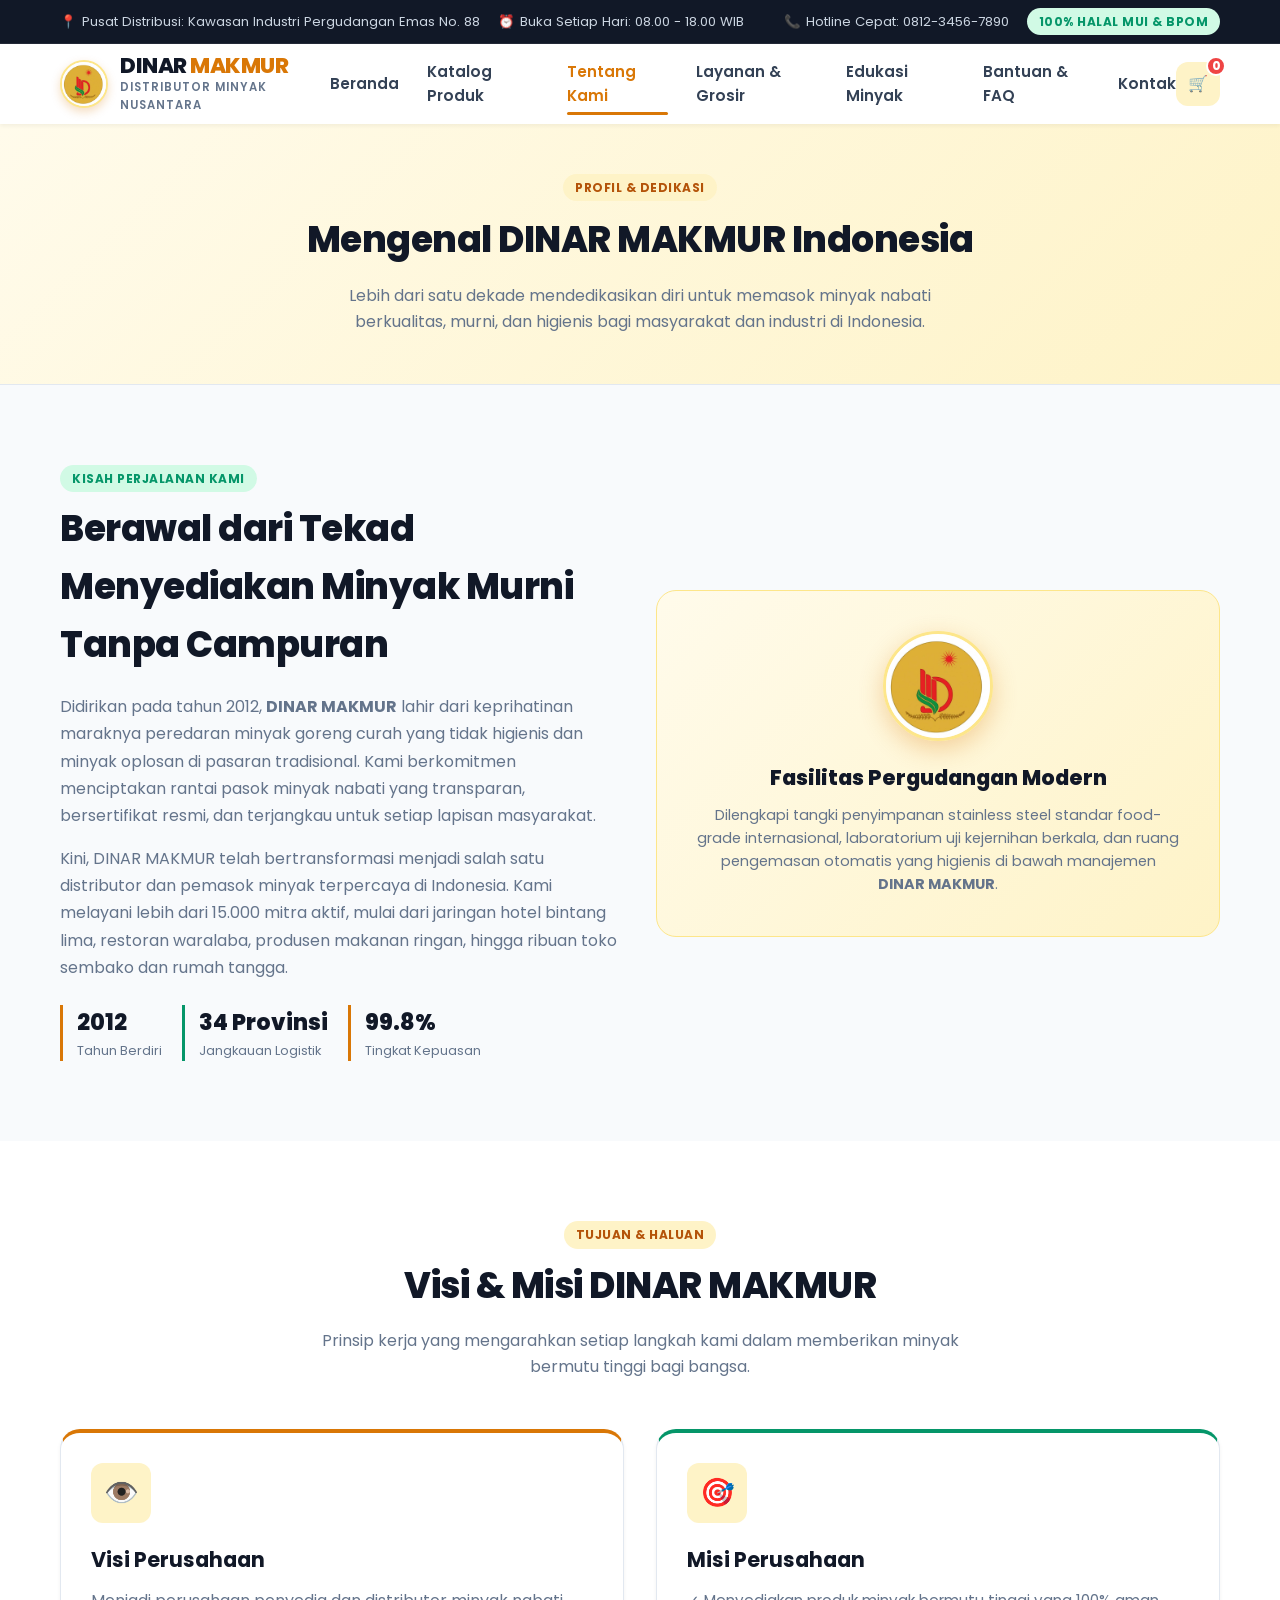
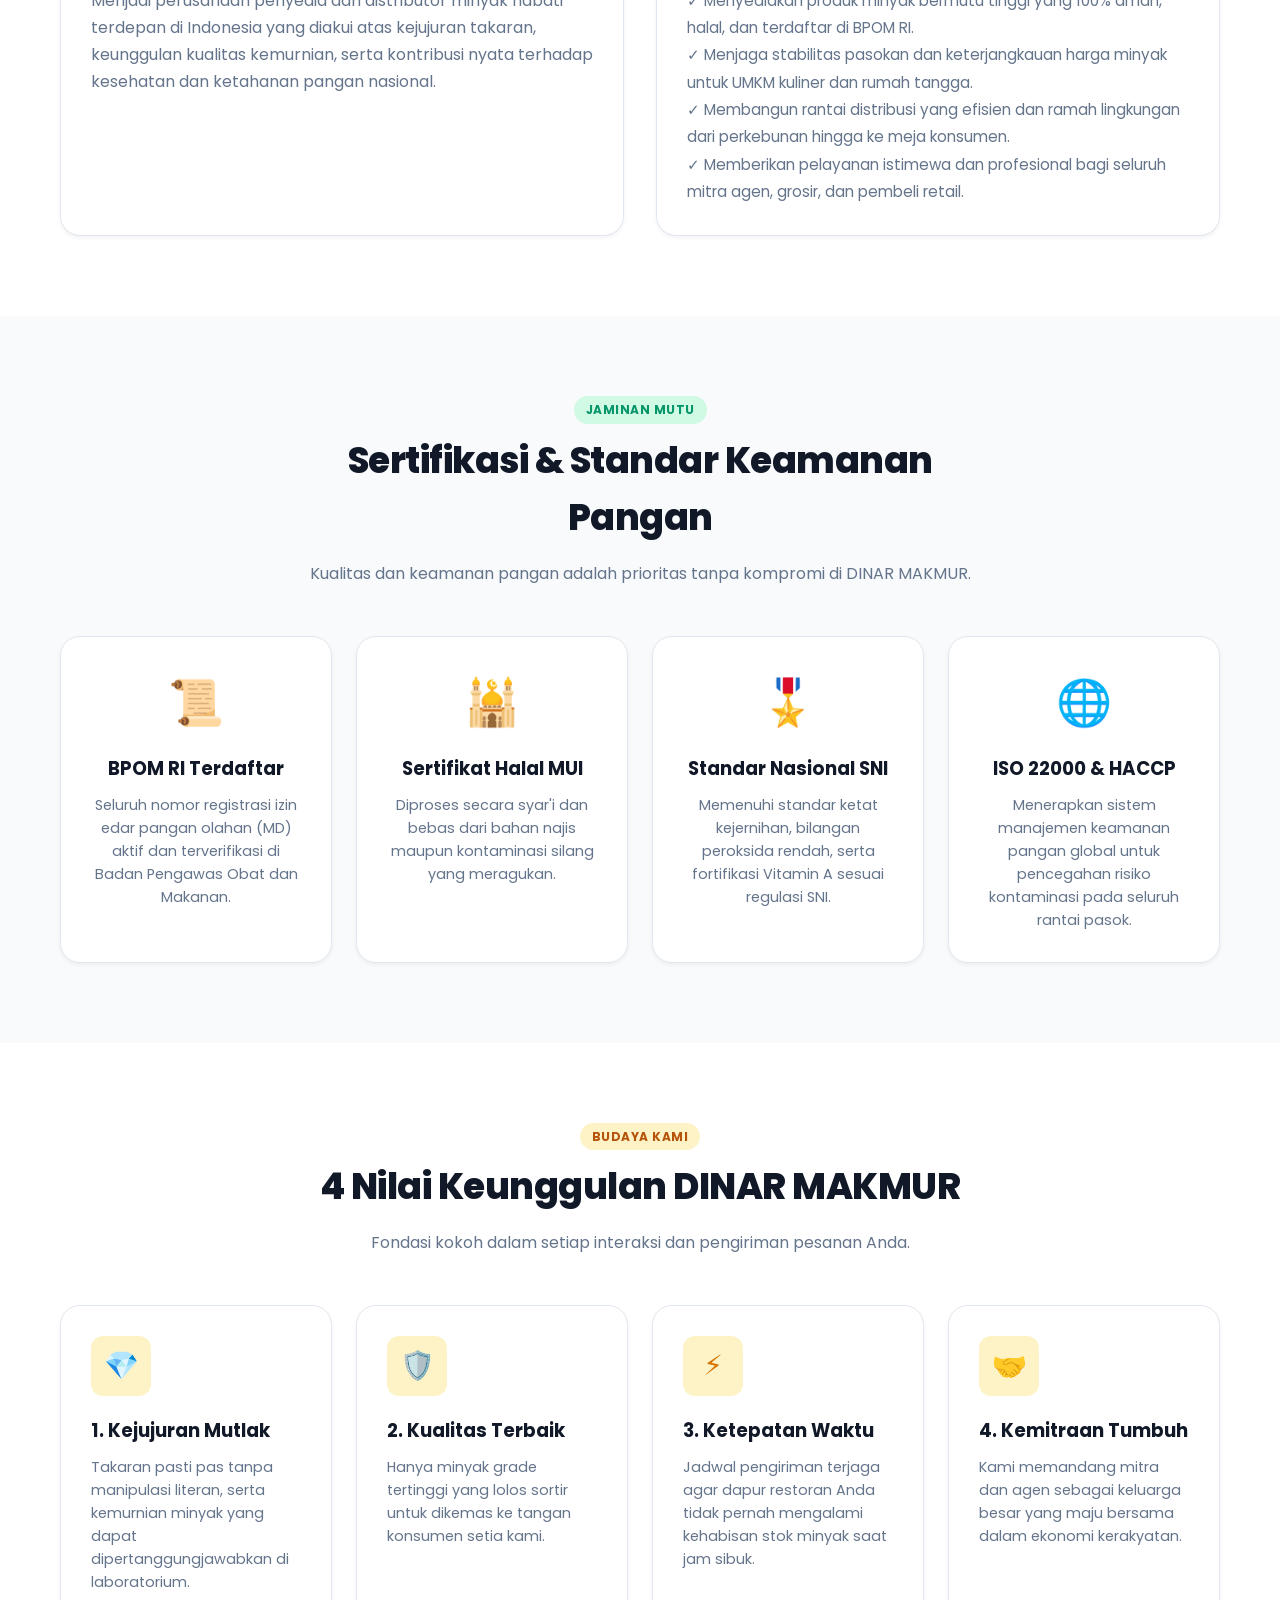
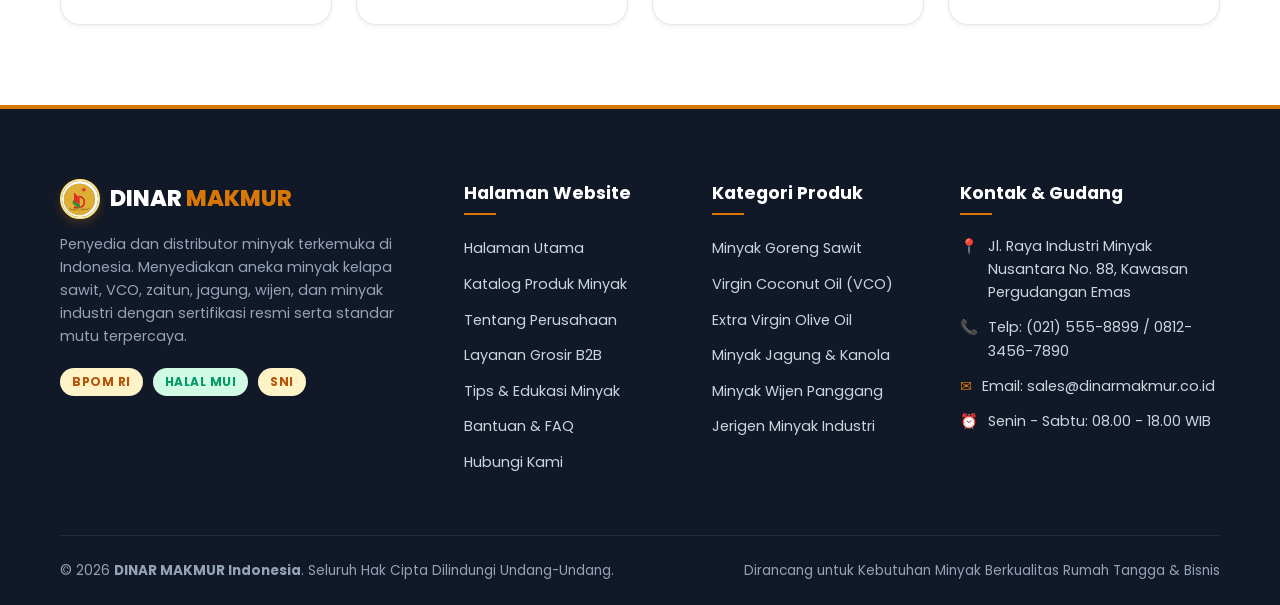
<file: tentang.html>
<!DOCTYPE html>
<html lang="id">
<head>
  <meta charset="UTF-8">
  <meta name="viewport" content="width=device-width, initial-scale=1.0">
  <meta name="description" content="Tentang DINAR MAKMUR - Perjalanan, Visi, Misi, Standar Mutu dan Sertifikasi Resmi Distributor Minyak Berkualitas Indonesia.">
  <title>Tentang Kami - Profil Perusahaan DINAR MAKMUR Indonesia</title>
  <link rel="preconnect" href="https://fonts.googleapis.com">
  <link rel="preconnect" href="https://fonts.gstatic.com" crossorigin>
  <link href="https://fonts.googleapis.com/css2?family=Poppins:wght@400;500;600;700;800;900&display=swap" rel="stylesheet">
  <link rel="stylesheet" href="raja-style.css">
</head>
<body class="raja-body">

  <!-- TOPBAR INFORMASI RAJA -->
  <div class="raja-topbar">
    <div class="raja-container raja-topbar-content">
      <div class="raja-topbar-left">
        <div class="raja-topbar-item">
          <span class="raja-icon-amber">📍</span>
          <span>Pusat Distribusi: Kawasan Industri Pergudangan Emas No. 88</span>
        </div>
        <div class="raja-topbar-item">
          <span class="raja-icon-amber">⏰</span>
          <span>Buka Setiap Hari: 08.00 - 18.00 WIB</span>
        </div>
      </div>
      <div class="raja-topbar-right">
        <div class="raja-topbar-item">
          <span class="raja-icon-amber">📞</span>
          <span>Hotline Cepat: 0812-3456-7890</span>
        </div>
        <div class="raja-topbar-item">
          <span class="raja-badge raja-badge-green">100% Halal MUI & BPOM</span>
        </div>
      </div>
    </div>
  </div>

  <!-- NAVBAR UTAMA RAJA -->
  <header class="raja-header">
    <div class="raja-container raja-navbar">
      <a href="index.html" class="raja-brand">
        <img src="logo-dinar-makmur.png" alt="Logo DINAR MAKMUR" class="raja-brand-logo-img">
        <div class="raja-brand-text">
          <div class="raja-brand-title">DINAR <span class="raja-text-gold">MAKMUR</span></div>
          <div class="raja-brand-tagline">Distributor Minyak Nusantara</div>
        </div>
      </a>

      <!-- MENU NAVIGASI -->
      <nav class="raja-nav-menu" id="raja-nav-menu">
        <a href="index.html" class="raja-nav-link">Beranda</a>
        <a href="produk.html" class="raja-nav-link">Katalog Produk</a>
        <a href="tentang.html" class="raja-nav-link raja-active">Tentang Kami</a>
        <a href="layanan.html" class="raja-nav-link">Layanan & Grosir</a>
        <a href="artikel.html" class="raja-nav-link">Edukasi Minyak</a>
        <a href="faq.html" class="raja-nav-link">Bantuan & FAQ</a>
        <a href="kontak.html" class="raja-nav-link">Kontak</a>
      </nav>

      <!-- AKSI HEADER -->
      <div class="raja-header-actions">
        <div class="raja-cart-trigger" id="raja-cart-trigger" title="Buka Keranjang Belanja">
          🛒
          <span class="raja-cart-badge-count">0</span>
        </div>
        <button class="raja-mobile-toggle" id="raja-menu-toggle" aria-label="Buka Menu Navigasi">
          ☰
        </button>
      </div>
    </div>
  </header>

  <!-- BANNER HEADER RAJA -->
  <section class="raja-section" style="background: linear-gradient(135deg, #fffbeb 0%, #fef3c7 100%); padding: 50px 0; border-bottom: 1px solid var(--raja-gray-border);">
    <div class="raja-container" style="text-align: center;">
      <span class="raja-badge raja-badge-gold">Profil & Dedikasi</span>
      <h1 class="raja-section-title" style="margin-top: 10px;">Mengenal DINAR MAKMUR Indonesia</h1>
      <p class="raja-section-desc" style="max-width: 650px; margin: 0 auto;">
        Lebih dari satu dekade mendedikasikan diri untuk memasok minyak nabati berkualitas, murni, dan higienis bagi masyarakat dan industri di Indonesia.
      </p>
    </div>
  </section>

  <!-- KISAH & SEJARAH PERUSAHAAN RAJA -->
  <section class="raja-section">
    <div class="raja-container">
      <div class="raja-grid-2" style="align-items: center;">
        <div>
          <span class="raja-badge raja-badge-green">Kisah Perjalanan Kami</span>
          <h2 class="raja-section-title" style="text-align: left; margin-bottom: 20px;">
            Berawal dari Tekad Menyediakan Minyak Murni Tanpa Campuran
          </h2>
          <p style="color: var(--raja-text-muted); margin-bottom: 16px; line-height: 1.7;">
            Didirikan pada tahun 2012, <strong>DINAR MAKMUR</strong> lahir dari keprihatinan maraknya peredaran minyak goreng curah yang tidak higienis dan minyak oplosan di pasaran tradisional. Kami berkomitmen menciptakan rantai pasok minyak nabati yang transparan, bersertifikat resmi, dan terjangkau untuk setiap lapisan masyarakat.
          </p>
          <p style="color: var(--raja-text-muted); margin-bottom: 24px; line-height: 1.7;">
            Kini, DINAR MAKMUR telah bertransformasi menjadi salah satu distributor dan pemasok minyak terpercaya di Indonesia. Kami melayani lebih dari 15.000 mitra aktif, mulai dari jaringan hotel bintang lima, restoran waralaba, produsen makanan ringan, hingga ribuan toko sembako dan rumah tangga.
          </p>
          <div style="display: flex; gap: 20px;">
            <div style="border-left: 3px solid var(--raja-primary); padding-left: 14px;">
              <h4 style="font-size: 1.4rem; font-weight: 800; color: var(--raja-dark);">2012</h4>
              <p style="font-size: 0.8rem; color: var(--raja-text-muted);">Tahun Berdiri</p>
            </div>
            <div style="border-left: 3px solid var(--raja-secondary); padding-left: 14px;">
              <h4 style="font-size: 1.4rem; font-weight: 800; color: var(--raja-dark);">34 Provinsi</h4>
              <p style="font-size: 0.8rem; color: var(--raja-text-muted);">Jangkauan Logistik</p>
            </div>
            <div style="border-left: 3px solid var(--raja-primary); padding-left: 14px;">
              <h4 style="font-size: 1.4rem; font-weight: 800; color: var(--raja-dark);">99.8%</h4>
              <p style="font-size: 0.8rem; color: var(--raja-text-muted);">Tingkat Kepuasan</p>
            </div>
          </div>
        </div>

        <div style="background: linear-gradient(135deg, #fffbeb 0%, #fef3c7 100%); border-radius: var(--raja-radius-lg); padding: 40px; border: 1px solid #fde68a; text-align: center;">
          <div style="margin-bottom: 20px;">
            <img src="logo-dinar-makmur.png" alt="Logo DINAR MAKMUR" style="width: 110px; height: 110px; border-radius: 50%; box-shadow: 0 8px 24px rgba(217, 119, 6, 0.3); border: 3px solid #fde68a; margin: 0 auto;">
          </div>
          <h3 style="font-size: 1.3rem; font-weight: 800; color: var(--raja-dark); margin-bottom: 10px;">Fasilitas Pergudangan Modern</h3>
          <p style="font-size: 0.9rem; color: var(--raja-text-muted); line-height: 1.6;">
            Dilengkapi tangki penyimpanan stainless steel standar food-grade internasional, laboratorium uji kejernihan berkala, dan ruang pengemasan otomatis yang higienis di bawah manajemen <strong>DINAR MAKMUR</strong>.
          </p>
        </div>
      </div>
    </div>
  </section>

  <!-- VISI & MISI RAJA -->
  <section class="raja-section raja-section-alt">
    <div class="raja-container">
      <div class="raja-section-header">
        <span class="raja-badge raja-badge-gold">Tujuan & Haluan</span>
        <h2 class="raja-section-title">Visi & Misi DINAR MAKMUR</h2>
        <p class="raja-section-desc">Prinsip kerja yang mengarahkan setiap langkah kami dalam memberikan minyak bermutu tinggi bagi bangsa.</p>
      </div>

      <div class="raja-grid-2">
        <div class="raja-feature-card" style="border-top: 4px solid var(--raja-primary);">
          <div class="raja-feature-icon">👁️</div>
          <h3 class="raja-feature-title" style="font-size: 1.3rem;">Visi Perusahaan</h3>
          <p class="raja-feature-desc" style="font-size: 1rem; line-height: 1.7;">
            Menjadi perusahaan penyedia dan distributor minyak nabati terdepan di Indonesia yang diakui atas kejujuran takaran, keunggulan kualitas kemurnian, serta kontribusi nyata terhadap kesehatan dan ketahanan pangan nasional.
          </p>
        </div>

        <div class="raja-feature-card" style="border-top: 4px solid var(--raja-secondary);">
          <div class="raja-feature-icon">🎯</div>
          <h3 class="raja-feature-title" style="font-size: 1.3rem;">Misi Perusahaan</h3>
          <ul style="color: var(--raja-text-muted); font-size: 0.95rem; line-height: 1.8;">
            <li>✓ Menyediakan produk minyak bermutu tinggi yang 100% aman, halal, dan terdaftar di BPOM RI.</li>
            <li>✓ Menjaga stabilitas pasokan dan keterjangkauan harga minyak untuk UMKM kuliner dan rumah tangga.</li>
            <li>✓ Membangun rantai distribusi yang efisien dan ramah lingkungan dari perkebunan hingga ke meja konsumen.</li>
            <li>✓ Memberikan pelayanan istimewa dan profesional bagi seluruh mitra agen, grosir, dan pembeli retail.</li>
          </ul>
        </div>
      </div>
    </div>
  </section>

  <!-- STANDAR MUTU & SERTIFIKASI RESMI RAJA -->
  <section class="raja-section">
    <div class="raja-container">
      <div class="raja-section-header">
        <span class="raja-badge raja-badge-green">Jaminan Mutu</span>
        <h2 class="raja-section-title">Sertifikasi & Standar Keamanan Pangan</h2>
        <p class="raja-section-desc">Kualitas dan keamanan pangan adalah prioritas tanpa kompromi di DINAR MAKMUR.</p>
      </div>

      <div class="raja-grid-4">
        <div class="raja-feature-card" style="text-align: center;">
          <div style="font-size: 45px; margin-bottom: 15px;">📜</div>
          <h3 class="raja-feature-title">BPOM RI Terdaftar</h3>
          <p class="raja-feature-desc">Seluruh nomor registrasi izin edar pangan olahan (MD) aktif dan terverifikasi di Badan Pengawas Obat dan Makanan.</p>
        </div>

        <div class="raja-feature-card" style="text-align: center;">
          <div style="font-size: 45px; margin-bottom: 15px;">🕌</div>
          <h3 class="raja-feature-title">Sertifikat Halal MUI</h3>
          <p class="raja-feature-desc">Diproses secara syar'i dan bebas dari bahan najis maupun kontaminasi silang yang meragukan.</p>
        </div>

        <div class="raja-feature-card" style="text-align: center;">
          <div style="font-size: 45px; margin-bottom: 15px;">🎖️</div>
          <h3 class="raja-feature-title">Standar Nasional SNI</h3>
          <p class="raja-feature-desc">Memenuhi standar ketat kejernihan, bilangan peroksida rendah, serta fortifikasi Vitamin A sesuai regulasi SNI.</p>
        </div>

        <div class="raja-feature-card" style="text-align: center;">
          <div style="font-size: 45px; margin-bottom: 15px;">🌐</div>
          <h3 class="raja-feature-title">ISO 22000 & HACCP</h3>
          <p class="raja-feature-desc">Menerapkan sistem manajemen keamanan pangan global untuk pencegahan risiko kontaminasi pada seluruh rantai pasok.</p>
        </div>
      </div>
    </div>
  </section>

  <!-- NILAI UTAMA BUDAYA RAJA -->
  <section class="raja-section raja-section-alt">
    <div class="raja-container">
      <div class="raja-section-header">
        <span class="raja-badge raja-badge-gold">Budaya Kami</span>
        <h2 class="raja-section-title">4 Nilai Keunggulan DINAR MAKMUR</h2>
        <p class="raja-section-desc">Fondasi kokoh dalam setiap interaksi dan pengiriman pesanan Anda.</p>
      </div>

      <div class="raja-grid-4">
        <div class="raja-feature-card">
          <div class="raja-feature-icon">💎</div>
          <h3 class="raja-feature-title">1. Kejujuran Mutlak</h3>
          <p class="raja-feature-desc">Takaran pasti pas tanpa manipulasi literan, serta kemurnian minyak yang dapat dipertanggungjawabkan di laboratorium.</p>
        </div>

        <div class="raja-feature-card">
          <div class="raja-feature-icon">🛡️</div>
          <h3 class="raja-feature-title">2. Kualitas Terbaik</h3>
          <p class="raja-feature-desc">Hanya minyak grade tertinggi yang lolos sortir untuk dikemas ke tangan konsumen setia kami.</p>
        </div>

        <div class="raja-feature-card">
          <div class="raja-feature-icon">⚡</div>
          <h3 class="raja-feature-title">3. Ketepatan Waktu</h3>
          <p class="raja-feature-desc">Jadwal pengiriman terjaga agar dapur restoran Anda tidak pernah mengalami kehabisan stok minyak saat jam sibuk.</p>
        </div>

        <div class="raja-feature-card">
          <div class="raja-feature-icon">🤝</div>
          <h3 class="raja-feature-title">4. Kemitraan Tumbuh</h3>
          <p class="raja-feature-desc">Kami memandang mitra dan agen sebagai keluarga besar yang maju bersama dalam ekonomi kerakyatan.</p>
        </div>
      </div>
    </div>
  </section>

  <!-- FOOTER RESMI DINAR MAKMUR -->
  <footer class="raja-footer">
    <div class="raja-container">
      <div class="raja-footer-grid">
        <div class="raja-footer-col">
          <div style="display: flex; align-items: center; gap: 10px; margin-bottom: 14px;">
            <img src="logo-dinar-makmur.png" alt="Logo DINAR MAKMUR" class="raja-brand-logo-img" style="width: 40px; height: 40px;">
            <div class="raja-footer-brand-title" style="margin-bottom: 0;">DINAR <span style="color: var(--raja-primary);">MAKMUR</span></div>
          </div>
          <p class="raja-footer-brand-desc">
            Penyedia dan distributor minyak terkemuka di Indonesia. Menyediakan aneka minyak kelapa sawit, VCO, zaitun, jagung, wijen, dan minyak industri dengan sertifikasi resmi serta standar mutu terpercaya.
          </p>
          <div style="display: flex; gap: 10px; margin-top: 15px;">
            <span class="raja-badge raja-badge-gold">BPOM RI</span>
            <span class="raja-badge raja-badge-green">Halal MUI</span>
            <span class="raja-badge raja-badge-gold">SNI</span>
          </div>
        </div>

        <div class="raja-footer-col">
          <h4 class="raja-footer-heading">Halaman Website</h4>
          <ul class="raja-footer-links-list">
            <li><a href="index.html">Halaman Utama</a></li>
            <li><a href="produk.html">Katalog Produk Minyak</a></li>
            <li><a href="tentang.html">Tentang Perusahaan</a></li>
            <li><a href="layanan.html">Layanan Grosir B2B</a></li>
            <li><a href="artikel.html">Tips & Edukasi Minyak</a></li>
            <li><a href="faq.html">Bantuan & FAQ</a></li>
            <li><a href="kontak.html">Hubungi Kami</a></li>
          </ul>
        </div>

        <div class="raja-footer-col">
          <h4 class="raja-footer-heading">Kategori Produk</h4>
          <ul class="raja-footer-links-list">
            <li><a href="produk.html">Minyak Goreng Sawit</a></li>
            <li><a href="produk.html">Virgin Coconut Oil (VCO)</a></li>
            <li><a href="produk.html">Extra Virgin Olive Oil</a></li>
            <li><a href="produk.html">Minyak Jagung & Kanola</a></li>
            <li><a href="produk.html">Minyak Wijen Panggang</a></li>
            <li><a href="layanan.html">Jerigen Minyak Industri</a></li>
          </ul>
        </div>

        <div class="raja-footer-col">
          <h4 class="raja-footer-heading">Kontak & Gudang</h4>
          <div class="raja-footer-contact-item">
            <span class="raja-icon">📍</span>
            <span>Jl. Raya Industri Minyak Nusantara No. 88, Kawasan Pergudangan Emas</span>
          </div>
          <div class="raja-footer-contact-item">
            <span class="raja-icon">📞</span>
            <span>Telp: (021) 555-8899 / 0812-3456-7890</span>
          </div>
          <div class="raja-footer-contact-item">
            <span class="raja-icon">✉️</span>
            <span>Email: sales@dinarmakmur.co.id</span>
          </div>
          <div class="raja-footer-contact-item">
            <span class="raja-icon">⏰</span>
            <span>Senin - Sabtu: 08.00 - 18.00 WIB</span>
          </div>
        </div>
      </div>

      <div class="raja-footer-bottom">
        <div>
          &copy; 2026 <strong>DINAR MAKMUR Indonesia</strong>. Seluruh Hak Cipta Dilindungi Undang-Undang.
        </div>
        <div>
          Dirancang untuk Kebutuhan Minyak Berkualitas Rumah Tangga & Bisnis
        </div>
      </div>
    </div>
  </footer>

  <!-- MODAL DRAWER KERANJANG RAJA -->
  <div class="raja-cart-modal" id="raja-cart-modal">
    <div class="raja-cart-overlay" id="raja-cart-overlay"></div>
    <div class="raja-cart-drawer">
      <div class="raja-cart-header">
        <div class="raja-cart-title">
          <span>🛒</span> Keranjang Belanja
        </div>
        <button class="raja-cart-close" id="raja-cart-close-btn">&times;</button>
      </div>

      <div class="raja-cart-items-list" id="raja-cart-items-list">
        <!-- Di-render oleh JS -->
      </div>

      <div class="raja-cart-footer">
        <div class="raja-cart-summary-row">
          <span class="raja-cart-total-label">Total Pesanan:</span>
          <span class="raja-cart-total-value" id="raja-cart-total-amount">Rp 0</span>
        </div>
        <button class="raja-btn raja-btn-primary raja-btn-block" id="raja-checkout-btn">
          💬 Pesan via WhatsApp Resmi
        </button>
      </div>
    </div>
  </div>

  <!-- TOAST NOTIFIKASI RAJA -->
  <div class="raja-toast" id="raja-toast"></div>

  <!-- SCRIPT RAJA -->
  <script src="raja-script.js"></script>
</body>
</html>
</file>
<file: raja-style.css>
/* ===================================================================
   RAJA MINYAK - STYLESHEET RESMI
   Tema: Penjualan Minyak (Grosir, Ritel, & Industri)
   Semua class dan ID menggunakan penamaan 'Raja'
   Responsif untuk Mobile, Tablet, dan Desktop
   =================================================================== */

/* --- VARIABEL WARNA & TEMA RAJA --- */
:root {
  --raja-primary: #d97706;        /* Golden Amber - Warna Minyak Murni */
  --raja-primary-hover: #b45309;  /* Deep Amber */
  --raja-primary-light: #fef3c7;  /* Soft Golden Cream */
  --raja-secondary: #059669;      /* Emerald Green - Simbol Nabati Sehat */
  --raja-secondary-light: #d1fae5;
  --raja-accent: #ea580c;         /* Orange Segar */
  --raja-dark: #111827;           /* Hitam Modern */
  --raja-dark-soft: #1f2937;
  --raja-gray-bg: #f8fafc;        /* Latar Belakang Bersih */
  --raja-gray-card: #ffffff;
  --raja-gray-border: #e2e8f0;
  --raja-text-main: #334155;
  --raja-text-muted: #64748b;
  --raja-text-light: #94a3b8;
  --raja-shadow-sm: 0 2px 4px rgba(0, 0, 0, 0.05);
  --raja-shadow-md: 0 6px 16px rgba(217, 119, 6, 0.12);
  --raja-shadow-lg: 0 14px 28px rgba(0, 0, 0, 0.08);
  --raja-radius-sm: 8px;
  --raja-radius-md: 12px;
  --raja-radius-lg: 20px;
  --raja-radius-full: 9999px;
  --raja-transition: all 0.3s cubic-bezier(0.4, 0, 0.2, 1);
  --raja-font-family: 'Poppins', 'Segoe UI', system-ui, -apple-system, sans-serif;
}

/* --- RESET & DASAR --- */
*, *::before, *::after {
  box-sizing: border-box;
  margin: 0;
  padding: 0;
}

html {
  scroll-behavior: smooth;
  font-size: 16px;
}

body.raja-body {
  font-family: var(--raja-font-family);
  background-color: var(--raja-gray-bg);
  color: var(--raja-text-main);
  line-height: 1.6;
  overflow-x: hidden;
  -webkit-font-smoothing: antialiased;
}

a {
  text-decoration: none;
  color: inherit;
  transition: var(--raja-transition);
}

img {
  max-width: 100%;
  height: auto;
  display: block;
}

ul, ol {
  list-style: none;
}

button, input, select, textarea {
  font-family: inherit;
  font-size: inherit;
  border: none;
  outline: none;
}

/* --- KONTAINER RAJA --- */
.raja-container {
  width: 100%;
  max-width: 1200px;
  margin-left: auto;
  margin-right: auto;
  padding-left: 20px;
  padding-right: 20px;
}

/* --- TOMBOL RAJA --- */
.raja-btn {
  display: inline-flex;
  align-items: center;
  justify-content: center;
  gap: 8px;
  padding: 12px 24px;
  border-radius: var(--raja-radius-md);
  font-weight: 600;
  cursor: pointer;
  transition: var(--raja-transition);
  text-align: center;
  white-space: nowrap;
}

.raja-btn-primary {
  background: linear-gradient(135deg, var(--raja-primary) 0%, var(--raja-primary-hover) 100%);
  color: #ffffff;
  box-shadow: 0 4px 12px rgba(217, 119, 6, 0.3);
}

.raja-btn-primary:hover {
  background: linear-gradient(135deg, var(--raja-primary-hover) 0%, #92400e 100%);
  box-shadow: 0 6px 18px rgba(217, 119, 6, 0.4);
  transform: translateY(-2px);
}

.raja-btn-secondary {
  background-color: var(--raja-secondary);
  color: #ffffff;
}

.raja-btn-secondary:hover {
  background-color: #047857;
  transform: translateY(-2px);
}

.raja-btn-outline {
  background-color: transparent;
  border: 2px solid var(--raja-primary);
  color: var(--raja-primary);
}

.raja-btn-outline:hover {
  background-color: var(--raja-primary);
  color: #ffffff;
}

.raja-btn-sm {
  padding: 8px 16px;
  font-size: 0.875rem;
}

.raja-btn-lg {
  padding: 14px 32px;
  font-size: 1.1rem;
}

.raja-btn-block {
  width: 100%;
}

/* --- BADGE RAJA --- */
.raja-badge {
  display: inline-block;
  padding: 4px 12px;
  font-size: 0.75rem;
  font-weight: 700;
  text-transform: uppercase;
  letter-spacing: 0.5px;
  border-radius: var(--raja-radius-full);
}

.raja-badge-gold {
  background-color: var(--raja-primary-light);
  color: var(--raja-primary-hover);
}

.raja-badge-green {
  background-color: var(--raja-secondary-light);
  color: var(--raja-secondary);
}

.raja-badge-red {
  background-color: #fee2e2;
  color: #dc2626;
}

/* --- TOPBAR RAJA --- */
.raja-topbar {
  background-color: var(--raja-dark);
  color: #cbd5e1;
  font-size: 0.825rem;
  padding: 8px 0;
  border-bottom: 1px solid rgba(255, 255, 255, 0.08);
}

.raja-topbar-content {
  display: flex;
  justify-content: space-between;
  align-items: center;
}

.raja-topbar-left, .raja-topbar-right {
  display: flex;
  align-items: center;
  gap: 18px;
}

.raja-topbar-item {
  display: flex;
  align-items: center;
  gap: 6px;
}

.raja-topbar-item span.raja-icon-amber {
  color: var(--raja-primary);
}

/* --- NAVBAR HEADER RAJA --- */
header.raja-header {
  position: sticky;
  top: 0;
  z-index: 100;
  background-color: #ffffff;
  box-shadow: var(--raja-shadow-sm);
  transition: var(--raja-transition);
}

header.raja-header.raja-scrolled {
  box-shadow: 0 4px 20px rgba(0, 0, 0, 0.08);
}

.raja-navbar {
  display: flex;
  align-items: center;
  justify-content: space-between;
  height: 80px;
}

.raja-brand {
  display: flex;
  align-items: center;
  gap: 12px;
}

.raja-brand-logo-img {
  width: 48px;
  height: 48px;
  object-fit: cover;
  border-radius: var(--raja-radius-full);
  box-shadow: 0 4px 10px rgba(217, 119, 6, 0.25);
  border: 2px solid #fde68a;
  background-color: #ffffff;
  transition: var(--raja-transition);
}

.raja-brand:hover .raja-brand-logo-img {
  transform: scale(1.06);
}

.raja-brand-logo-icon {
  width: 44px;
  height: 44px;
  background: linear-gradient(135deg, var(--raja-primary) 0%, var(--raja-primary-hover) 100%);
  border-radius: 12px;
  display: flex;
  align-items: center;
  justify-content: center;
  color: #ffffff;
  font-size: 24px;
  box-shadow: 0 4px 10px rgba(217, 119, 6, 0.3);
}

.raja-brand-text {
  display: flex;
  flex-direction: column;
}

.raja-brand-title {
  font-size: 1.35rem;
  font-weight: 800;
  color: var(--raja-dark);
  letter-spacing: -0.5px;
  line-height: 1.1;
}

.raja-brand-title span.raja-text-gold {
  color: var(--raja-primary);
}

.raja-brand-tagline {
  font-size: 0.72rem;
  color: var(--raja-text-muted);
  font-weight: 600;
  letter-spacing: 1px;
  text-transform: uppercase;
}

.raja-nav-menu {
  display: flex;
  align-items: center;
  gap: 28px;
}

.raja-nav-link {
  font-weight: 600;
  color: var(--raja-text-main);
  font-size: 0.95rem;
  position: relative;
  padding: 6px 0;
}

.raja-nav-link:hover,
.raja-nav-link.raja-active {
  color: var(--raja-primary);
}

.raja-nav-link.raja-active::after {
  content: '';
  position: absolute;
  bottom: 0;
  left: 0;
  width: 100%;
  height: 3px;
  background-color: var(--raja-primary);
  border-radius: var(--raja-radius-full);
}

.raja-header-actions {
  display: flex;
  align-items: center;
  gap: 14px;
}

.raja-cart-trigger {
  position: relative;
  background-color: var(--raja-primary-light);
  color: var(--raja-primary-hover);
  width: 44px;
  height: 44px;
  border-radius: var(--raja-radius-md);
  display: flex;
  align-items: center;
  justify-content: center;
  cursor: pointer;
  transition: var(--raja-transition);
}

.raja-cart-trigger:hover {
  background-color: var(--raja-primary);
  color: #ffffff;
}

.raja-cart-badge-count {
  position: absolute;
  top: -6px;
  right: -6px;
  background-color: #ef4444;
  color: #ffffff;
  font-size: 0.72rem;
  font-weight: 800;
  width: 20px;
  height: 20px;
  border-radius: var(--raja-radius-full);
  display: flex;
  align-items: center;
  justify-content: center;
  border: 2px solid #ffffff;
}

.raja-mobile-toggle {
  display: none;
  background: none;
  cursor: pointer;
  width: 44px;
  height: 44px;
  border-radius: var(--raja-radius-md);
  align-items: center;
  justify-content: center;
  color: var(--raja-dark);
  border: 1px solid var(--raja-gray-border);
}

/* --- HERO SECTION RAJA --- */
.raja-hero {
  position: relative;
  background: linear-gradient(135deg, #fffbeb 0%, #ffffff 50%, #fef3c7 100%);
  padding: 80px 0 100px;
  overflow: hidden;
  border-bottom: 1px solid var(--raja-gray-border);
}

.raja-hero-grid {
  display: grid;
  grid-template-columns: 1.15fr 0.85fr;
  align-items: center;
  gap: 40px;
}

.raja-hero-pill {
  display: inline-flex;
  align-items: center;
  gap: 8px;
  padding: 6px 14px;
  background-color: #ffffff;
  border: 1px solid #fde68a;
  border-radius: var(--raja-radius-full);
  font-size: 0.85rem;
  font-weight: 700;
  color: var(--raja-primary-hover);
  margin-bottom: 20px;
  box-shadow: 0 2px 8px rgba(217, 119, 6, 0.08);
}

.raja-hero-title {
  font-size: 3.2rem;
  font-weight: 900;
  color: var(--raja-dark);
  line-height: 1.15;
  margin-bottom: 20px;
  letter-spacing: -1px;
}

.raja-hero-title span.raja-highlight {
  color: var(--raja-primary);
  position: relative;
}

.raja-hero-subtitle {
  font-size: 1.15rem;
  color: var(--raja-text-muted);
  line-height: 1.7;
  margin-bottom: 32px;
  max-width: 580px;
}

.raja-hero-cta-group {
  display: flex;
  align-items: center;
  gap: 16px;
  margin-bottom: 40px;
  flex-wrap: wrap;
}

.raja-hero-stats {
  display: grid;
  grid-template-columns: repeat(3, 1fr);
  gap: 20px;
  padding-top: 24px;
  border-top: 1px solid rgba(217, 119, 6, 0.15);
}

.raja-stat-box h4 {
  font-size: 1.75rem;
  font-weight: 800;
  color: var(--raja-dark);
}

.raja-stat-box h4 span.raja-stat-plus {
  color: var(--raja-primary);
}

.raja-stat-box p {
  font-size: 0.825rem;
  color: var(--raja-text-muted);
  font-weight: 500;
}

.raja-hero-visual {
  position: relative;
  display: flex;
  justify-content: center;
}

.raja-hero-card-main {
  background: #ffffff;
  border-radius: var(--raja-radius-lg);
  padding: 30px;
  box-shadow: var(--raja-shadow-lg);
  border: 1px solid var(--raja-gray-border);
  position: relative;
  width: 100%;
  max-width: 440px;
}

.raja-hero-oil-illustration {
  width: 100%;
  height: 280px;
  background: radial-gradient(circle at center, #fef3c7 0%, #fff7ed 70%);
  border-radius: var(--raja-radius-md);
  display: flex;
  align-items: center;
  justify-content: center;
  margin-bottom: 20px;
}

.raja-oil-drop-art {
  font-size: 120px;
  filter: drop-shadow(0 15px 25px rgba(217, 119, 6, 0.3));
  animation: rajaFloat 4s ease-in-out infinite;
}

@keyframes rajaFloat {
  0%, 100% { transform: translateY(0); }
  50% { transform: translateY(-10px); }
}

.raja-floating-tag {
  position: absolute;
  background-color: #ffffff;
  padding: 12px 18px;
  border-radius: var(--raja-radius-md);
  box-shadow: 0 10px 25px rgba(0, 0, 0, 0.1);
  display: flex;
  align-items: center;
  gap: 12px;
  border: 1px solid var(--raja-gray-border);
}

.raja-tag-left {
  left: -20px;
  top: 40px;
}

.raja-tag-right {
  right: -20px;
  bottom: 50px;
}

.raja-tag-icon {
  width: 40px;
  height: 40px;
  background-color: var(--raja-primary-light);
  color: var(--raja-primary-hover);
  border-radius: var(--raja-radius-full);
  display: flex;
  align-items: center;
  justify-content: center;
  font-size: 20px;
}

.raja-tag-info h5 {
  font-size: 0.9rem;
  font-weight: 700;
  color: var(--raja-dark);
}

.raja-tag-info p {
  font-size: 0.75rem;
  color: var(--raja-secondary);
  font-weight: 600;
}

/* --- SEKSI UMUM RAJA --- */
.raja-section {
  padding: 80px 0;
}

.raja-section-alt {
  background-color: #ffffff;
}

.raja-section-header {
  text-align: center;
  max-width: 680px;
  margin: 0 auto 50px;
}

.raja-section-title {
  font-size: 2.25rem;
  font-weight: 800;
  color: var(--raja-dark);
  margin-top: 8px;
  margin-bottom: 14px;
  letter-spacing: -0.5px;
}

.raja-section-desc {
  font-size: 1rem;
  color: var(--raja-text-muted);
}

/* --- GRID LAYOUT RAJA --- */
.raja-grid-4 {
  display: grid;
  grid-template-columns: repeat(4, 1fr);
  gap: 24px;
}

.raja-grid-3 {
  display: grid;
  grid-template-columns: repeat(3, 1fr);
  gap: 28px;
}

.raja-grid-2 {
  display: grid;
  grid-template-columns: repeat(2, 1fr);
  gap: 32px;
}

/* --- KARTU FITUR KEUNGGULAN RAJA --- */
.raja-feature-card {
  background: #ffffff;
  padding: 30px;
  border-radius: var(--raja-radius-lg);
  border: 1px solid var(--raja-gray-border);
  box-shadow: var(--raja-shadow-sm);
  transition: var(--raja-transition);
}

.raja-feature-card:hover {
  transform: translateY(-6px);
  box-shadow: var(--raja-shadow-md);
  border-color: #fde68a;
}

.raja-feature-icon {
  width: 60px;
  height: 60px;
  background-color: var(--raja-primary-light);
  color: var(--raja-primary);
  border-radius: var(--raja-radius-md);
  display: flex;
  align-items: center;
  justify-content: center;
  font-size: 28px;
  margin-bottom: 20px;
}

.raja-feature-title {
  font-size: 1.15rem;
  font-weight: 700;
  color: var(--raja-dark);
  margin-bottom: 10px;
}

.raja-feature-desc {
  font-size: 0.9rem;
  color: var(--raja-text-muted);
  line-height: 1.6;
}

/* --- KARTU PRODUK RAJA --- */
.raja-product-card {
  background-color: #ffffff;
  border-radius: var(--raja-radius-lg);
  border: 1px solid var(--raja-gray-border);
  overflow: hidden;
  box-shadow: var(--raja-shadow-sm);
  transition: var(--raja-transition);
  display: flex;
  flex-direction: column;
}

.raja-product-card:hover {
  transform: translateY(-6px);
  box-shadow: var(--raja-shadow-md);
  border-color: #fcd34d;
}

.raja-product-img-box {
  position: relative;
  height: 210px;
  background: linear-gradient(135deg, #fffbeb 0%, #fef3c7 100%);
  display: flex;
  align-items: center;
  justify-content: center;
  padding: 20px;
  overflow: hidden;
}

.raja-product-badge-float {
  position: absolute;
  top: 14px;
  left: 14px;
  z-index: 2;
}

.raja-product-emoji {
  font-size: 80px;
  filter: drop-shadow(0 8px 12px rgba(217, 119, 6, 0.25));
  transition: var(--raja-transition);
}

.raja-product-card:hover .raja-product-emoji {
  transform: scale(1.1);
}

.raja-product-body {
  padding: 22px;
  display: flex;
  flex-direction: column;
  flex-grow: 1;
}

.raja-product-cat {
  font-size: 0.75rem;
  color: var(--raja-primary-hover);
  font-weight: 700;
  text-transform: uppercase;
  margin-bottom: 6px;
}

.raja-product-name {
  font-size: 1.15rem;
  font-weight: 700;
  color: var(--raja-dark);
  margin-bottom: 8px;
  line-height: 1.3;
}

.raja-product-rating {
  display: flex;
  align-items: center;
  gap: 4px;
  color: #f59e0b;
  font-size: 0.85rem;
  margin-bottom: 12px;
}

.raja-product-rating span.raja-rating-text {
  color: var(--raja-text-muted);
  font-size: 0.8rem;
  margin-left: 4px;
}

.raja-product-desc {
  font-size: 0.85rem;
  color: var(--raja-text-muted);
  line-height: 1.5;
  margin-bottom: 16px;
  flex-grow: 1;
}

.raja-product-footer {
  display: flex;
  align-items: center;
  justify-content: space-between;
  padding-top: 14px;
  border-top: 1px solid var(--raja-gray-border);
}

.raja-product-price-box {
  display: flex;
  flex-direction: column;
}

.raja-price-volume {
  font-size: 0.75rem;
  color: var(--raja-text-light);
}

.raja-price-amount {
  font-size: 1.25rem;
  font-weight: 800;
  color: var(--raja-primary-hover);
}

.raja-add-cart-btn {
  background-color: var(--raja-primary);
  color: #ffffff;
  width: 40px;
  height: 40px;
  border-radius: var(--raja-radius-md);
  display: flex;
  align-items: center;
  justify-content: center;
  cursor: pointer;
  transition: var(--raja-transition);
}

.raja-add-cart-btn:hover {
  background-color: var(--raja-primary-hover);
  transform: scale(1.08);
}

/* --- BANNER PROMO RAJA --- */
.raja-promo-banner {
  background: linear-gradient(135deg, var(--raja-dark) 0%, #1e293b 100%);
  color: #ffffff;
  border-radius: var(--raja-radius-lg);
  padding: 50px;
  position: relative;
  overflow: hidden;
  box-shadow: var(--raja-shadow-lg);
}

.raja-promo-banner::after {
  content: '';
  position: absolute;
  top: -60px;
  right: -60px;
  width: 250px;
  height: 250px;
  background: radial-gradient(circle, rgba(217, 119, 6, 0.4) 0%, transparent 70%);
  border-radius: 50%;
}

.raja-promo-content {
  max-width: 650px;
  position: relative;
  z-index: 2;
}

.raja-promo-title {
  font-size: 2.2rem;
  font-weight: 800;
  margin-top: 12px;
  margin-bottom: 16px;
  line-height: 1.2;
}

.raja-promo-desc {
  font-size: 1rem;
  color: #94a3b8;
  margin-bottom: 28px;
}

/* --- FILTER TABS RAJA --- */
.raja-filter-wrap {
  display: flex;
  justify-content: center;
  flex-wrap: wrap;
  gap: 10px;
  margin-bottom: 40px;
}

.raja-filter-btn {
  padding: 10px 22px;
  border-radius: var(--raja-radius-full);
  background-color: #ffffff;
  border: 1px solid var(--raja-gray-border);
  color: var(--raja-text-main);
  font-weight: 600;
  cursor: pointer;
  transition: var(--raja-transition);
}

.raja-filter-btn:hover,
.raja-filter-btn.raja-filter-active {
  background-color: var(--raja-primary);
  color: #ffffff;
  border-color: var(--raja-primary);
  box-shadow: 0 4px 12px rgba(217, 119, 6, 0.25);
}

/* --- SEARCH BAR RAJA --- */
.raja-search-container {
  max-width: 500px;
  margin: 0 auto 30px;
  position: relative;
}

.raja-search-input {
  width: 100%;
  padding: 14px 20px 14px 48px;
  border-radius: var(--raja-radius-full);
  border: 1px solid var(--raja-gray-border);
  background-color: #ffffff;
  font-size: 0.95rem;
  box-shadow: var(--raja-shadow-sm);
  transition: var(--raja-transition);
}

.raja-search-input:focus {
  border-color: var(--raja-primary);
  box-shadow: 0 0 0 4px rgba(217, 119, 6, 0.15);
}

.raja-search-icon {
  position: absolute;
  left: 18px;
  top: 50%;
  transform: translateY(-50%);
  color: var(--raja-text-light);
  font-size: 18px;
}

/* --- TESTIMONIAL RAJA --- */
.raja-testimonial-card {
  background-color: #ffffff;
  padding: 30px;
  border-radius: var(--raja-radius-lg);
  border: 1px solid var(--raja-gray-border);
  box-shadow: var(--raja-shadow-sm);
  display: flex;
  flex-direction: column;
  justify-content: space-between;
}

.raja-testi-quote {
  font-size: 0.95rem;
  color: var(--raja-text-main);
  line-height: 1.6;
  margin-bottom: 20px;
  font-style: italic;
}

.raja-testi-user {
  display: flex;
  align-items: center;
  gap: 14px;
}

.raja-testi-avatar {
  width: 48px;
  height: 48px;
  border-radius: var(--raja-radius-full);
  background-color: var(--raja-primary-light);
  color: var(--raja-primary-hover);
  display: flex;
  align-items: center;
  justify-content: center;
  font-weight: 800;
}

.raja-testi-meta h5 {
  font-size: 0.95rem;
  font-weight: 700;
  color: var(--raja-dark);
}

.raja-testi-meta p {
  font-size: 0.78rem;
  color: var(--raja-text-muted);
}

/* --- ACCORDION FAQ RAJA --- */
.raja-accordion {
  max-width: 800px;
  margin: 0 auto;
}

.raja-accordion-item {
  background-color: #ffffff;
  border: 1px solid var(--raja-gray-border);
  border-radius: var(--raja-radius-md);
  margin-bottom: 14px;
  overflow: hidden;
  transition: var(--raja-transition);
}

.raja-accordion-item.raja-accordion-open {
  border-color: var(--raja-primary);
  box-shadow: var(--raja-shadow-sm);
}

.raja-accordion-header {
  padding: 20px 24px;
  display: flex;
  align-items: center;
  justify-content: space-between;
  cursor: pointer;
  font-weight: 700;
  color: var(--raja-dark);
  font-size: 1.05rem;
  user-select: none;
}

.raja-accordion-icon {
  font-size: 1.25rem;
  color: var(--raja-primary);
  transition: transform 0.3s ease;
}

.raja-accordion-item.raja-accordion-open .raja-accordion-icon {
  transform: rotate(180deg);
}

.raja-accordion-body {
  padding: 0 24px 20px;
  color: var(--raja-text-muted);
  font-size: 0.95rem;
  line-height: 1.6;
  display: none;
}

.raja-accordion-item.raja-accordion-open .raja-accordion-body {
  display: block;
}

/* --- FORM KONTAK RAJA --- */
.raja-contact-box {
  background-color: #ffffff;
  padding: 40px;
  border-radius: var(--raja-radius-lg);
  border: 1px solid var(--raja-gray-border);
  box-shadow: var(--raja-shadow-md);
}

.raja-form-group {
  margin-bottom: 20px;
}

.raja-form-label {
  display: block;
  font-weight: 600;
  font-size: 0.875rem;
  color: var(--raja-dark);
  margin-bottom: 8px;
}

.raja-form-control {
  width: 100%;
  padding: 12px 16px;
  border-radius: var(--raja-radius-md);
  border: 1px solid var(--raja-gray-border);
  background-color: #ffffff;
  color: var(--raja-text-main);
  transition: var(--raja-transition);
}

.raja-form-control:focus {
  border-color: var(--raja-primary);
  box-shadow: 0 0 0 3px rgba(217, 119, 6, 0.15);
}

textarea.raja-form-control {
  resize: vertical;
  min-height: 120px;
}

/* --- TABEL GROSIR RAJA --- */
.raja-table-wrap {
  overflow-x: auto;
  background-color: #ffffff;
  border-radius: var(--raja-radius-lg);
  border: 1px solid var(--raja-gray-border);
  box-shadow: var(--raja-shadow-sm);
}

.raja-table {
  width: 100%;
  border-collapse: collapse;
  text-align: left;
}

.raja-table th {
  background-color: #fffbeb;
  padding: 16px 20px;
  font-weight: 700;
  color: var(--raja-dark);
  border-bottom: 2px solid #fde68a;
  font-size: 0.9rem;
}

.raja-table td {
  padding: 16px 20px;
  border-bottom: 1px solid var(--raja-gray-border);
  font-size: 0.9rem;
}

.raja-table tr:hover td {
  background-color: #fefce8;
}

/* --- ARTIKEL RAJA --- */
.raja-article-card {
  background-color: #ffffff;
  border-radius: var(--raja-radius-lg);
  border: 1px solid var(--raja-gray-border);
  overflow: hidden;
  box-shadow: var(--raja-shadow-sm);
  transition: var(--raja-transition);
  display: flex;
  flex-direction: column;
}

.raja-article-card:hover {
  transform: translateY(-6px);
  box-shadow: var(--raja-shadow-md);
}

.raja-article-img-box {
  height: 200px;
  background: linear-gradient(135deg, #fef3c7 0%, #fed7aa 100%);
  display: flex;
  align-items: center;
  justify-content: center;
  font-size: 70px;
}

.raja-article-content {
  padding: 24px;
  display: flex;
  flex-direction: column;
  flex-grow: 1;
}

.raja-article-meta {
  display: flex;
  align-items: center;
  gap: 12px;
  font-size: 0.78rem;
  color: var(--raja-text-muted);
  margin-bottom: 10px;
}

.raja-article-title {
  font-size: 1.2rem;
  font-weight: 700;
  color: var(--raja-dark);
  margin-bottom: 12px;
  line-height: 1.35;
}

.raja-article-snippet {
  font-size: 0.88rem;
  color: var(--raja-text-muted);
  line-height: 1.6;
  margin-bottom: 20px;
  flex-grow: 1;
}

/* --- KERANJANG MODAL RAJA --- */
.raja-cart-modal {
  position: fixed;
  top: 0;
  left: 0;
  width: 100%;
  height: 100%;
  z-index: 1000;
  display: none;
  align-items: center;
  justify-content: flex-end;
}

.raja-cart-modal.raja-modal-open {
  display: flex;
}

.raja-cart-overlay {
  position: absolute;
  top: 0;
  left: 0;
  width: 100%;
  height: 100%;
  background-color: rgba(0, 0, 0, 0.5);
  backdrop-filter: blur(4px);
}

.raja-cart-drawer {
  position: relative;
  width: 100%;
  max-width: 440px;
  height: 100%;
  background-color: #ffffff;
  display: flex;
  flex-direction: column;
  box-shadow: -10px 0 30px rgba(0, 0, 0, 0.15);
  z-index: 2;
  animation: rajaSlideLeft 0.3s ease;
}

@keyframes rajaSlideLeft {
  from { transform: translateX(100%); }
  to { transform: translateX(0); }
}

.raja-cart-header {
  padding: 20px 24px;
  display: flex;
  align-items: center;
  justify-content: space-between;
  border-bottom: 1px solid var(--raja-gray-border);
}

.raja-cart-title {
  font-size: 1.25rem;
  font-weight: 800;
  color: var(--raja-dark);
  display: flex;
  align-items: center;
  gap: 8px;
}

.raja-cart-close {
  background: none;
  font-size: 24px;
  color: var(--raja-text-muted);
  cursor: pointer;
  transition: var(--raja-transition);
}

.raja-cart-close:hover {
  color: #dc2626;
}

.raja-cart-items-list {
  flex-grow: 1;
  overflow-y: auto;
  padding: 20px 24px;
}

.raja-cart-empty {
  text-align: center;
  padding: 60px 20px;
  color: var(--raja-text-muted);
}

.raja-cart-empty-icon {
  font-size: 60px;
  margin-bottom: 14px;
  opacity: 0.6;
}

.raja-cart-item {
  display: flex;
  gap: 16px;
  padding: 16px 0;
  border-bottom: 1px solid var(--raja-gray-border);
  align-items: center;
}

.raja-cart-item-icon {
  width: 54px;
  height: 54px;
  background-color: var(--raja-primary-light);
  border-radius: var(--raja-radius-md);
  display: flex;
  align-items: center;
  justify-content: center;
  font-size: 28px;
  flex-shrink: 0;
}

.raja-cart-item-info {
  flex-grow: 1;
}

.raja-cart-item-title {
  font-weight: 700;
  font-size: 0.95rem;
  color: var(--raja-dark);
  margin-bottom: 4px;
}

.raja-cart-item-price {
  font-size: 0.85rem;
  color: var(--raja-primary-hover);
  font-weight: 700;
}

.raja-cart-qty-ctrl {
  display: flex;
  align-items: center;
  gap: 8px;
  margin-top: 6px;
}

.raja-qty-btn {
  width: 24px;
  height: 24px;
  background-color: var(--raja-gray-bg);
  border: 1px solid var(--raja-gray-border);
  border-radius: 4px;
  display: flex;
  align-items: center;
  justify-content: center;
  font-weight: bold;
  cursor: pointer;
  transition: var(--raja-transition);
}

.raja-qty-btn:hover {
  background-color: var(--raja-primary-light);
  color: var(--raja-primary-hover);
}

.raja-cart-del-btn {
  background: none;
  color: #ef4444;
  cursor: pointer;
  font-size: 18px;
  padding: 4px;
}

.raja-cart-footer {
  padding: 20px 24px;
  border-top: 1px solid var(--raja-gray-border);
  background-color: #fafafa;
}

.raja-cart-summary-row {
  display: flex;
  justify-content: space-between;
  align-items: center;
  margin-bottom: 16px;
}

.raja-cart-total-label {
  font-weight: 700;
  color: var(--raja-text-main);
  font-size: 1.05rem;
}

.raja-cart-total-value {
  font-size: 1.4rem;
  font-weight: 900;
  color: var(--raja-primary-hover);
}

/* --- TOAST NOTIFIKASI RAJA --- */
.raja-toast {
  position: fixed;
  bottom: 24px;
  right: 24px;
  background: var(--raja-dark);
  color: #ffffff;
  padding: 14px 22px;
  border-radius: var(--raja-radius-md);
  box-shadow: var(--raja-shadow-lg);
  display: flex;
  align-items: center;
  gap: 12px;
  z-index: 1100;
  opacity: 0;
  transform: translateY(20px);
  pointer-events: none;
  transition: all 0.3s cubic-bezier(0.16, 1, 0.3, 1);
}

.raja-toast.raja-toast-show {
  opacity: 1;
  transform: translateY(0);
  pointer-events: auto;
}

.raja-toast-success {
  border-left: 4px solid var(--raja-secondary);
}

.raja-toast-icon {
  font-size: 20px;
}

/* --- FOOTER RAJA --- */
footer.raja-footer {
  background-color: var(--raja-dark);
  color: #94a3b8;
  padding-top: 70px;
  border-top: 4px solid var(--raja-primary);
}

.raja-footer-grid {
  display: grid;
  grid-template-columns: 1.4fr 0.8fr 0.8fr 1fr;
  gap: 40px;
  margin-bottom: 50px;
}

.raja-footer-brand-title {
  font-size: 1.4rem;
  font-weight: 800;
  color: #ffffff;
  margin-bottom: 14px;
}

.raja-footer-brand-desc {
  font-size: 0.9rem;
  line-height: 1.6;
  margin-bottom: 20px;
}

.raja-footer-heading {
  font-size: 1.1rem;
  font-weight: 700;
  color: #ffffff;
  margin-bottom: 20px;
  position: relative;
  padding-bottom: 8px;
}

.raja-footer-heading::after {
  content: '';
  position: absolute;
  bottom: 0;
  left: 0;
  width: 32px;
  height: 2px;
  background-color: var(--raja-primary);
}

.raja-footer-links-list li {
  margin-bottom: 10px;
}

.raja-footer-links-list a {
  font-size: 0.9rem;
  color: #cbd5e1;
}

.raja-footer-links-list a:hover {
  color: var(--raja-primary);
  padding-left: 6px;
}

.raja-footer-contact-item {
  display: flex;
  align-items: flex-start;
  gap: 10px;
  margin-bottom: 12px;
  font-size: 0.9rem;
  color: #cbd5e1;
}

.raja-footer-contact-item span.raja-icon {
  color: var(--raja-primary);
}

.raja-footer-bottom {
  padding: 24px 0;
  border-top: 1px solid rgba(255, 255, 255, 0.08);
  display: flex;
  align-items: center;
  justify-content: space-between;
  font-size: 0.85rem;
}

.raja-footer-bottom a {
  color: var(--raja-primary);
}

/* ===================================================================
   RESPONSIF MOBILE & TABLET (MEDIA QUERIES)
   =================================================================== */

@media (max-width: 1024px) {
  .raja-hero-title {
    font-size: 2.6rem;
  }
  .raja-grid-4 {
    grid-template-columns: repeat(2, 1fr);
  }
  .raja-footer-grid {
    grid-template-columns: repeat(2, 1fr);
  }
}

@media (max-width: 768px) {
  .raja-topbar {
    display: none; /* Sembunyikan topbar pada layar hp agar ringkas */
  }

  .raja-navbar {
    height: 70px;
  }

  .raja-mobile-toggle {
    display: flex;
  }

  .raja-nav-menu {
    position: fixed;
    top: 70px;
    left: 0;
    width: 100%;
    background-color: #ffffff;
    flex-direction: column;
    padding: 24px;
    gap: 18px;
    box-shadow: 0 10px 25px rgba(0, 0, 0, 0.1);
    border-bottom: 2px solid var(--raja-primary);
    transform: translateY(-150%);
    opacity: 0;
    visibility: hidden;
    transition: all 0.35s ease;
    z-index: 99;
  }

  .raja-nav-menu.raja-mobile-open {
    transform: translateY(0);
    opacity: 1;
    visibility: visible;
  }

  .raja-hero {
    padding: 50px 0 60px;
  }

  .raja-hero-grid {
    grid-template-columns: 1fr;
    text-align: center;
    gap: 40px;
  }

  .raja-hero-subtitle {
    margin-left: auto;
    margin-right: auto;
  }

  .raja-hero-cta-group {
    justify-content: center;
  }

  .raja-hero-title {
    font-size: 2.2rem;
  }

  .raja-hero-card-main {
    max-width: 100%;
  }

  .raja-floating-tag {
    position: static;
    margin-top: 14px;
    justify-content: center;
  }

  .raja-grid-3, .raja-grid-2 {
    grid-template-columns: 1fr;
  }

  .raja-footer-grid {
    grid-template-columns: 1fr;
    gap: 30px;
  }

  .raja-footer-bottom {
    flex-direction: column;
    gap: 12px;
    text-align: center;
  }

  .raja-promo-banner {
    padding: 30px 20px;
    text-align: center;
  }

  .raja-promo-title {
    font-size: 1.6rem;
  }

  .raja-contact-box {
    padding: 24px 18px;
  }
}

@media (max-width: 480px) {
  .raja-hero-title {
    font-size: 1.85rem;
  }
  .raja-grid-4 {
    grid-template-columns: 1fr;
  }
  .raja-hero-stats {
    grid-template-columns: 1fr;
    gap: 14px;
  }
  .raja-cart-drawer {
    max-width: 100%;
  }
}
</file>
